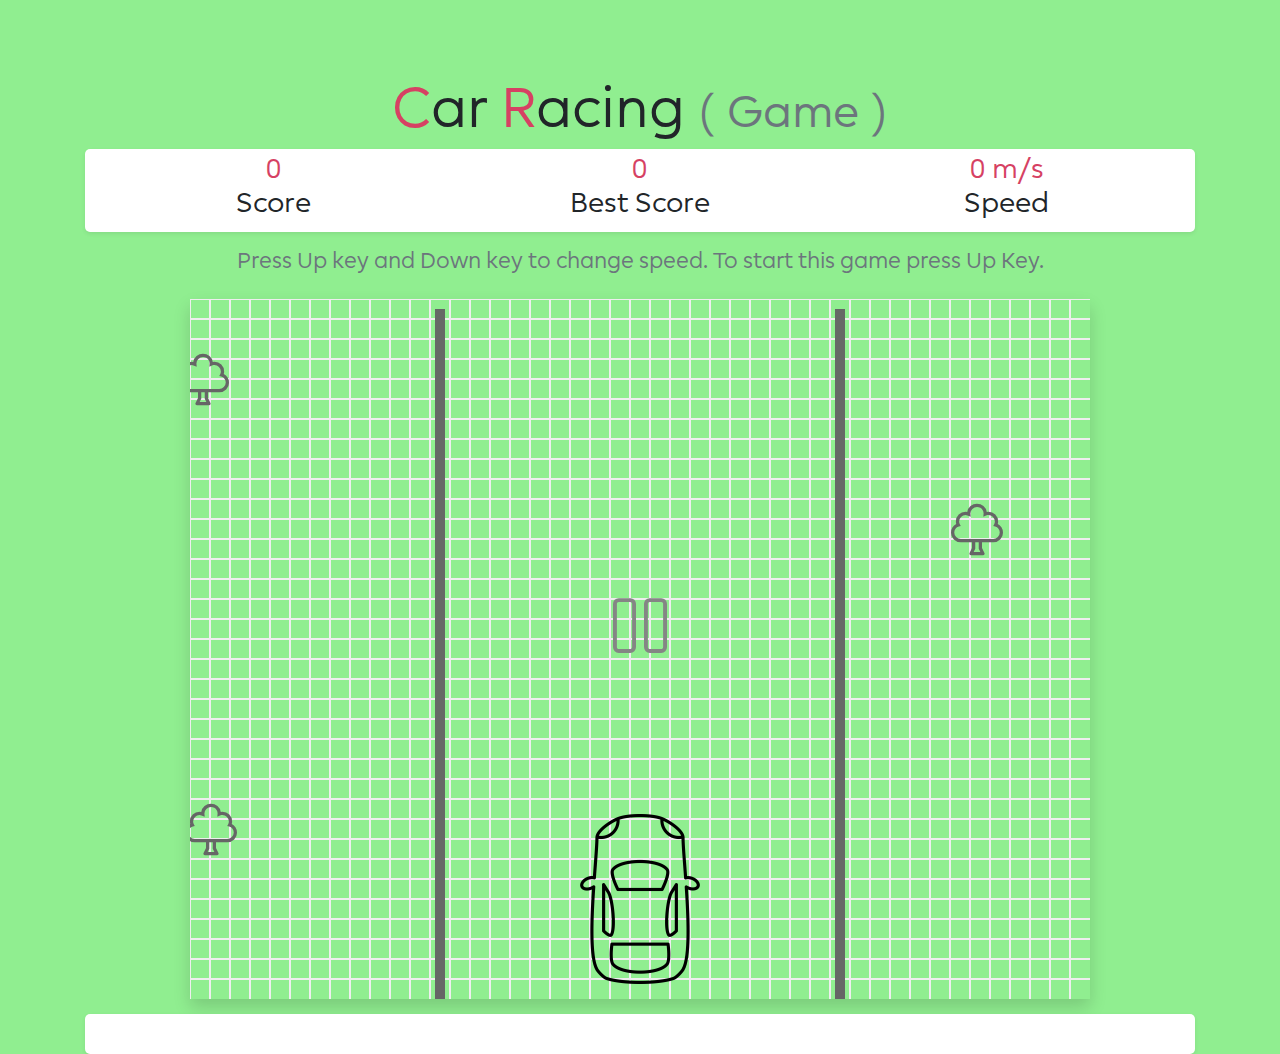
<file: all games/Car-Racing/index.html>
<!doctype html>
<html lang="en">

<head>
    <!-- Required meta tags -->
    <meta charset="utf-8">
    <meta name="viewport" content="width=device-width, initial-scale=1, shrink-to-fit=no">
    <title>Car Racing</title>
    <link rel="stylesheet" type="text/css" href="./assets/css/style.css">
    <link rel="stylesheet" href="./assets/css/all.min.css">
</head>

<body style="background-color:lightgreen;">
    <div class="container mb-4 mt-4">
        <center>
            <!-- Title -->
            <h1 style="font-size: 3.5rem;">
                <font class="text-primary">C</font>ar <font class="text-primary">R</font>acing <small
                    class="text-muted"> (
                    Game )</small>
            </h1>
              </center>
        <div class="card shadow-sm mx-auto mb-3">
            <div class="card-body row pb-1 pt-1">
                <div class="col-md-4 text-center">
                    <h3 id="score_ID" class="text-primary mb-0">0</h3>
                    <h3>Score</h3>
                </div>
                <div class="col-md-4 text-center">
                    <h3 id="maxScore_ID" class="text-primary mb-0">0</h3>
                    <h3>Best Score</h3>
                </div>
                <div class="col-md-4 text-center">
                    <h3 id="speed_ID" class="text-primary mb-0">0 m/s</h3>
                    <h3>Speed</h3>
                </div>
            </div>
        </div>
        <center>
            <h4 class="text-muted">Press Up key and Down key to change speed. To start this game press Up Key.</h4>
            <!-- Canvas with map image  -->
            <canvas class="shadow mt-3 mb-0" height="700" width="900" id="myCanvas"
                style="background: url('assets/images/back.png');"></canvas>
        </center>
        <div class="mt-2 card shadow-sm">
            <div class="card-body">
               
            </div>
        </div>
    </div>
    <!-- Include script.js file -->
    <script type="text/javascript" src="./assets/js/script.js"></script>
</body>

</html>
</file>
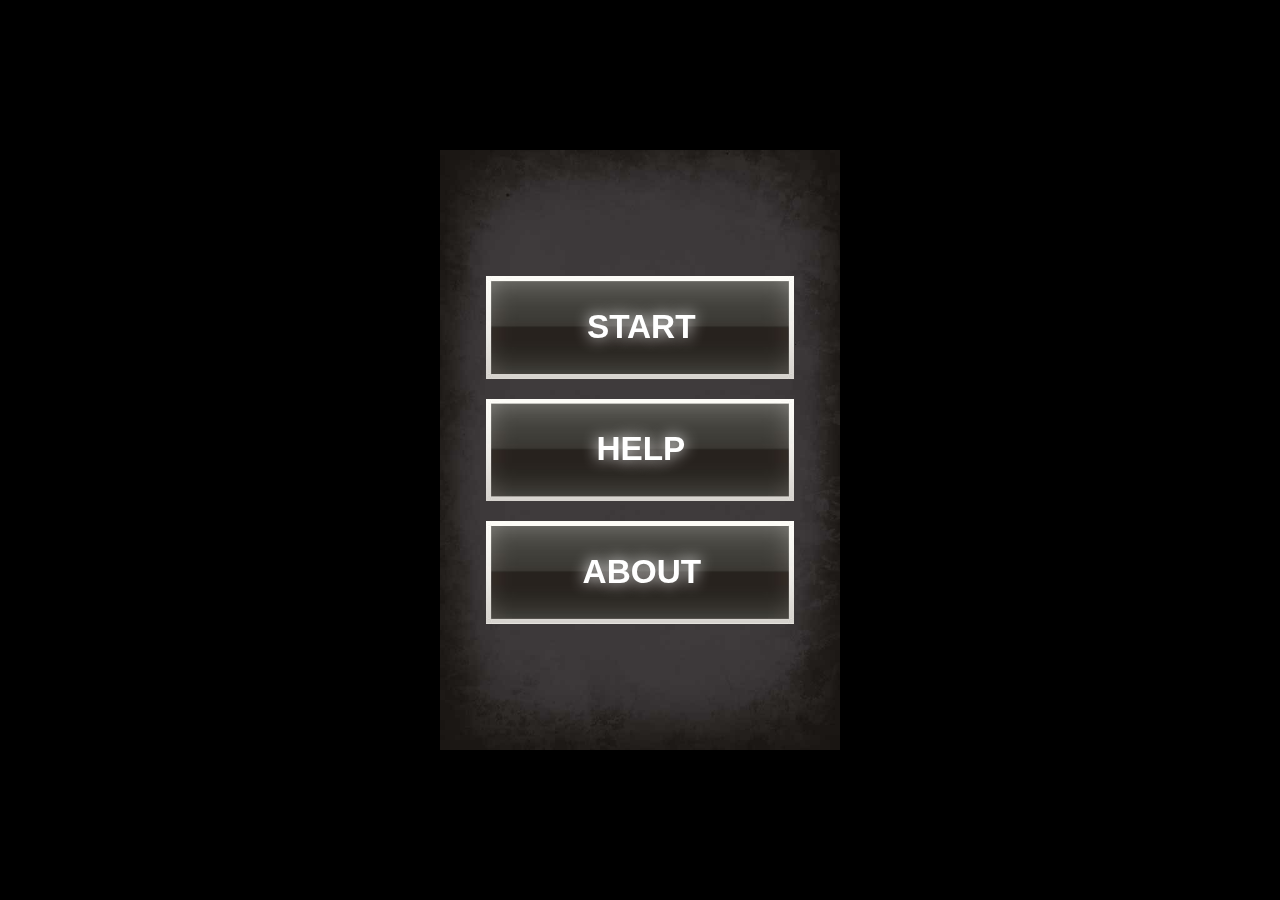
<file: all games/crazy-racing/index.html>
<!DOCTYPE html>
<html>
<head>
	<title>Crazy Racing</title>
	<meta charset="utf-8" />
	<meta name="viewport" content="width=device-width,initial-scale=1.0,minimum-scale=1.0,maximum-scale=1.0,user-scalable=no" />
	<script type="text/javascript" src="./lib/lufylegend-1.9.7.simple.min.js"></script>
	<script type="text/javascript" src="./js/ytMain.js"></script>
</head>
<body>
	<div id="mylegend">Loading……</div>
</body>
</html>
</file>
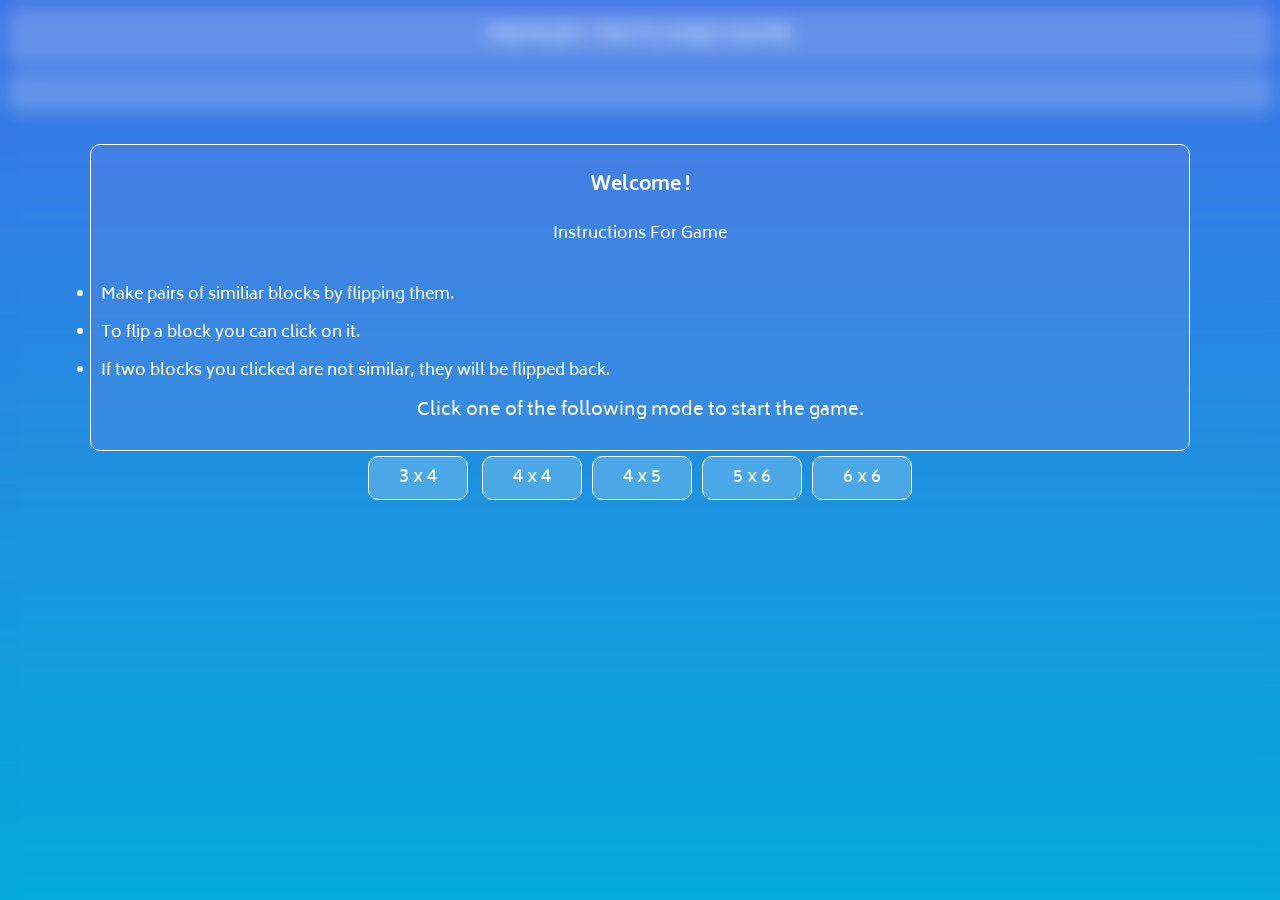
<file: all games/Memory-Matching/index.html>
<!DOCTYPE html>
<html lang="en">
<head>
    <meta charset="UTF-8">
    <meta http-equiv="X-UA-Compatible" content="IE=edge">
    <meta name="viewport" content="width=device-width, initial-scale=1.0">
    <title>Memory Matching Game</title>
    <link rel="shortcut icon" type="image/jpg" href="Images/fevicon.PNG"/>
    <link rel="stylesheet" href="gameStyle.css">
    <script src="https://code.jquery.com/jquery-3.2.1.min.js"> </script>
    <script src="gameScript.js"> </script>
</head>
<body>
    <div id="ol"> </div>
    <div style="height: 8px;"></div>
    <div id="title">
    <span id="logo">MEMORY MATCHING GAME</span>
    </div>

    <div id="title" style="height: 40px;">
        <span id="moves"></span>
        <span id="time"></span>
    </div>

    <center>
        <table cellspacing="0"></table>
    </center>
</body>
</html>
</file>
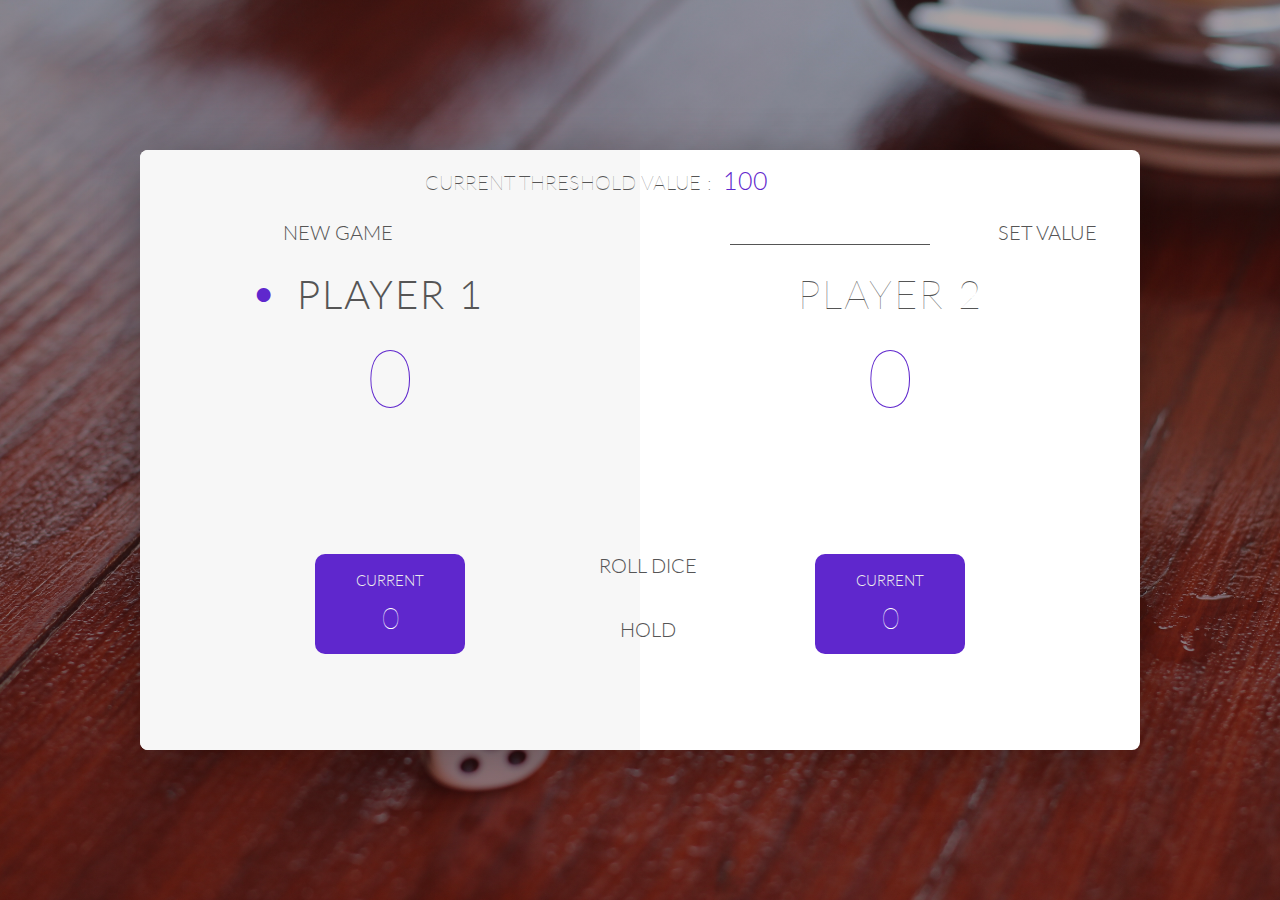
<file: all games/Pig-game/index.html>
<!DOCTYPE html>
<html lang="en">
    <head>
        <meta charset="UTF-8">
        <link href="https://fonts.googleapis.com/css?family=Lato:100,300,600" rel="stylesheet" type="text/css">
        <link href="http://code.ionicframework.com/ionicons/2.0.1/css/ionicons.min.css" rel="stylesheet" type="text/css">
        <link type="text/css" rel="stylesheet" href="style.css">
        
        <title>Pig Game</title>
    </head>
    
    <body>
        <div class="wrapper clearfix">
            <h1 class="thresh-display">Current Threshold Value :</h1>
            <span class="thresh-score">34</span>
            <div class="player-0-panel active">
                <div class="player-name" id="name-0">Player 1</div>
                <div class="player-score" id="score-0">43</div>
                <div class="player-current-box">
                    <div class="player-current-label">Current</div>
                    <div class="player-current-score" id="current-0">11</div>
                </div>
            </div>
            
            <div class="player-1-panel">
                <div class="player-name" id="name-1">Player 2</div>
                <div class="player-score" id="score-1">72</div>
                <div class="player-current-box">
                    <div class="player-current-label">Current</div>
                    <div class="player-current-score" id="current-1">0</div>
                </div>
            </div>
            
            <input onfocus="this.placeholder = ''" class="input-value" type="number" name="setMaxValue" onblur="this.placeholder='Enter threshold value'">
            <button class="btn-set-value"><i class="ion-ios-checkmark"></i>Set value</button>
            <button class="btn-new"><i class="ion-ios-plus-outline"></i>New game</button>
            <button class="btn-roll"><i class="ion-ios-loop"></i>Roll dice</button>
            <button class="btn-hold"><i class="ion-ios-download-outline"></i>Hold</button>
            
            <img src="die5.png" alt="Dice" class="dice die1">
            <img src="die5.png" alt="Dice" class="dice die2">
        </div>
        
        <script src="app.js"></script>
    </body>
</html>
</file>
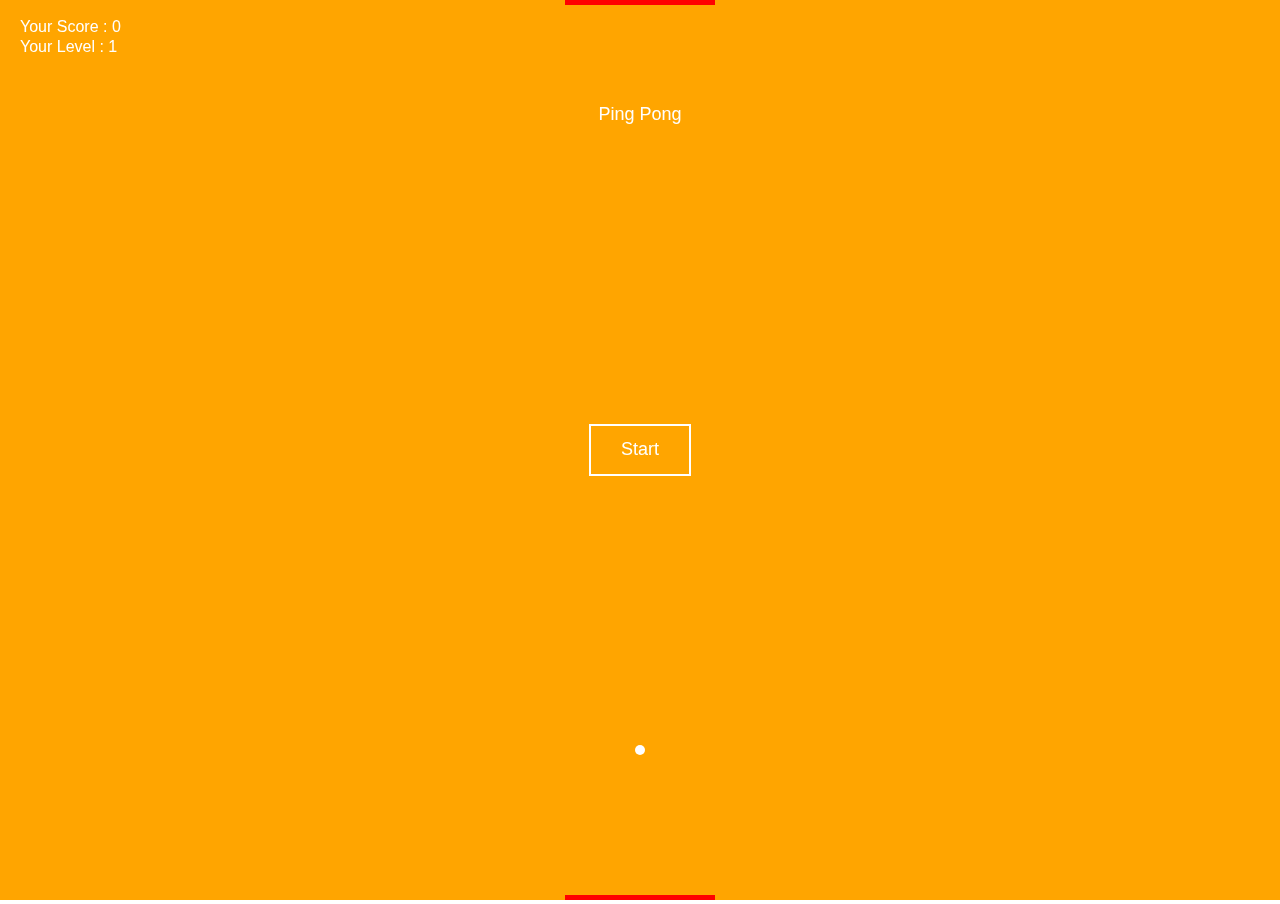
<file: all games/ping/index.html>
<!DOCTYPE html>
<html lang="en">

<head>
    <meta charset="UTF-8">
    <meta http-equiv="X-UA-Compatible" content="IE=edge">
    <meta name="viewport" content="width=device-width, initial-scale=1.0">
    <title> Ping Pong Game</title>
</head>
<style>
    body {
        padding: 0;
        margin: 0;
        overflow: hidden;
    }
</style>

<body>
    <canvas id="canvas">
	</canvas>
    <script defer src="js/javascript.js"></script>
</body>

</html>
</file>
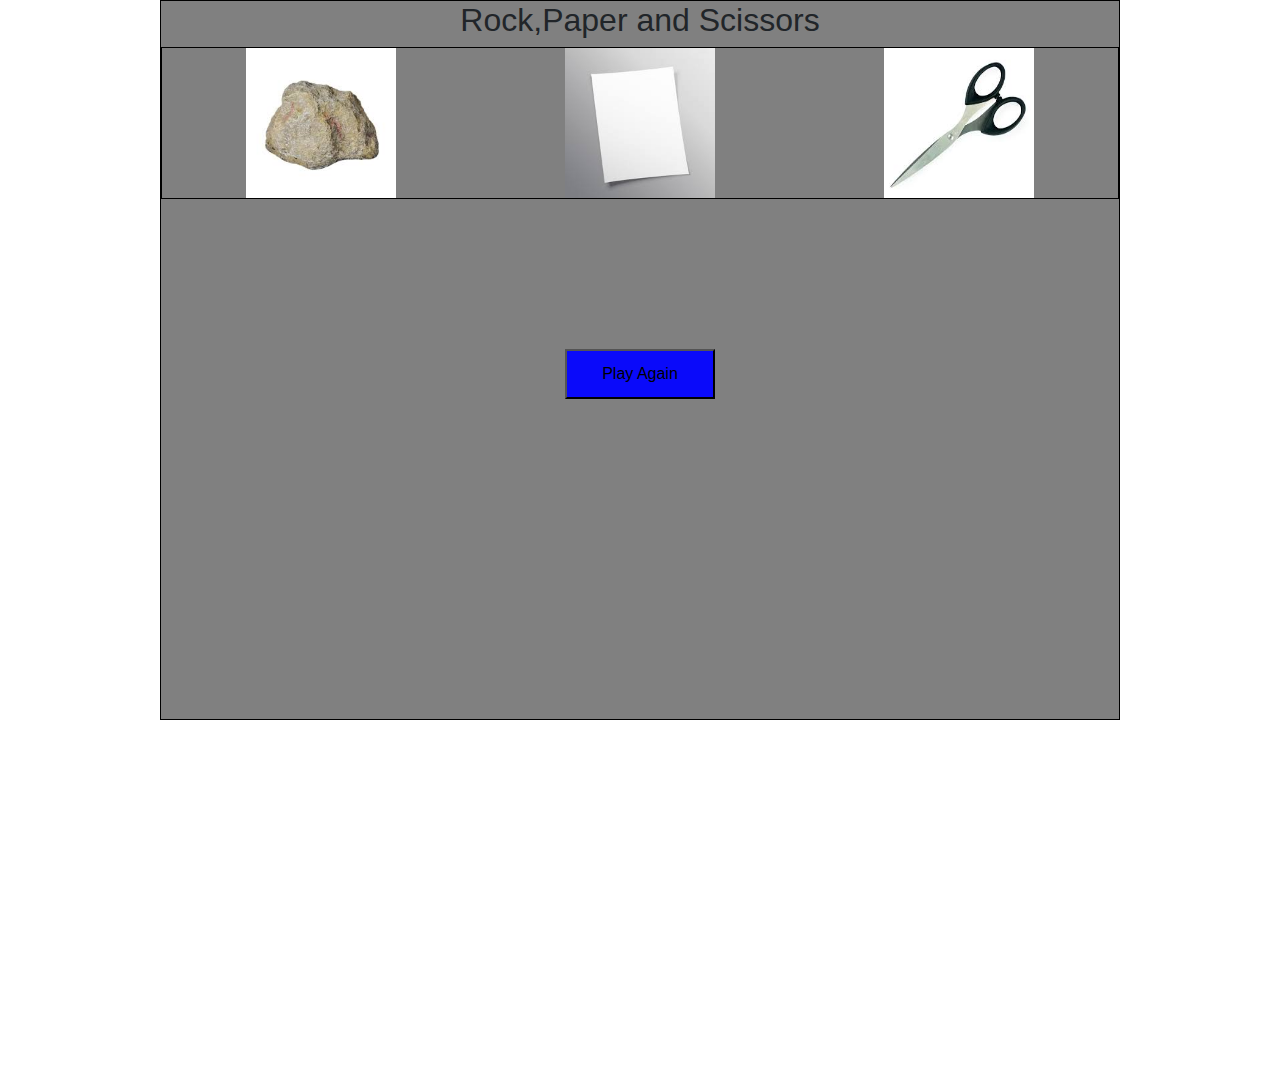
<file: all games/rps/index.html>
<html lang="en">
<head>
    <meta charset="UTF-8">
    <meta name="viewport" content="width=device-width, initial-scale=1.0">
    <link rel="stylesheet" href="css/bootstrap.min.css">
    <link rel="stylesheet" href="css/style.css">
    <title>Document</title>
</head>
<body>
    

    

    
    <div class="container-3">
        <h2>Rock,Paper and Scissors</h2>
        <div class="flexbox-rps" id="flexbox-rps-div">
            <img id="rock" src="images/rock.jpeg" width="150" height="150" alt="" onclick="rpsGame(this)">
            <img id="paper" src="images/paper.jpeg" width="150" height="150" alt="" onclick="rpsGame(this)">
            <img id="scissors" src="images/scissors.jpeg" width="150" height="150" alt="" onclick="rpsGame(this)">
        </div>

         <div style="height: 150px;"></div>
        <div>
            <a href="index.html"><button>Play Again</button></a>
        </div>
    </div>
    

        
        <div style="height: 350px;"></div>
    <script src="js/home.js"></script>
</body>
</html>
</file>
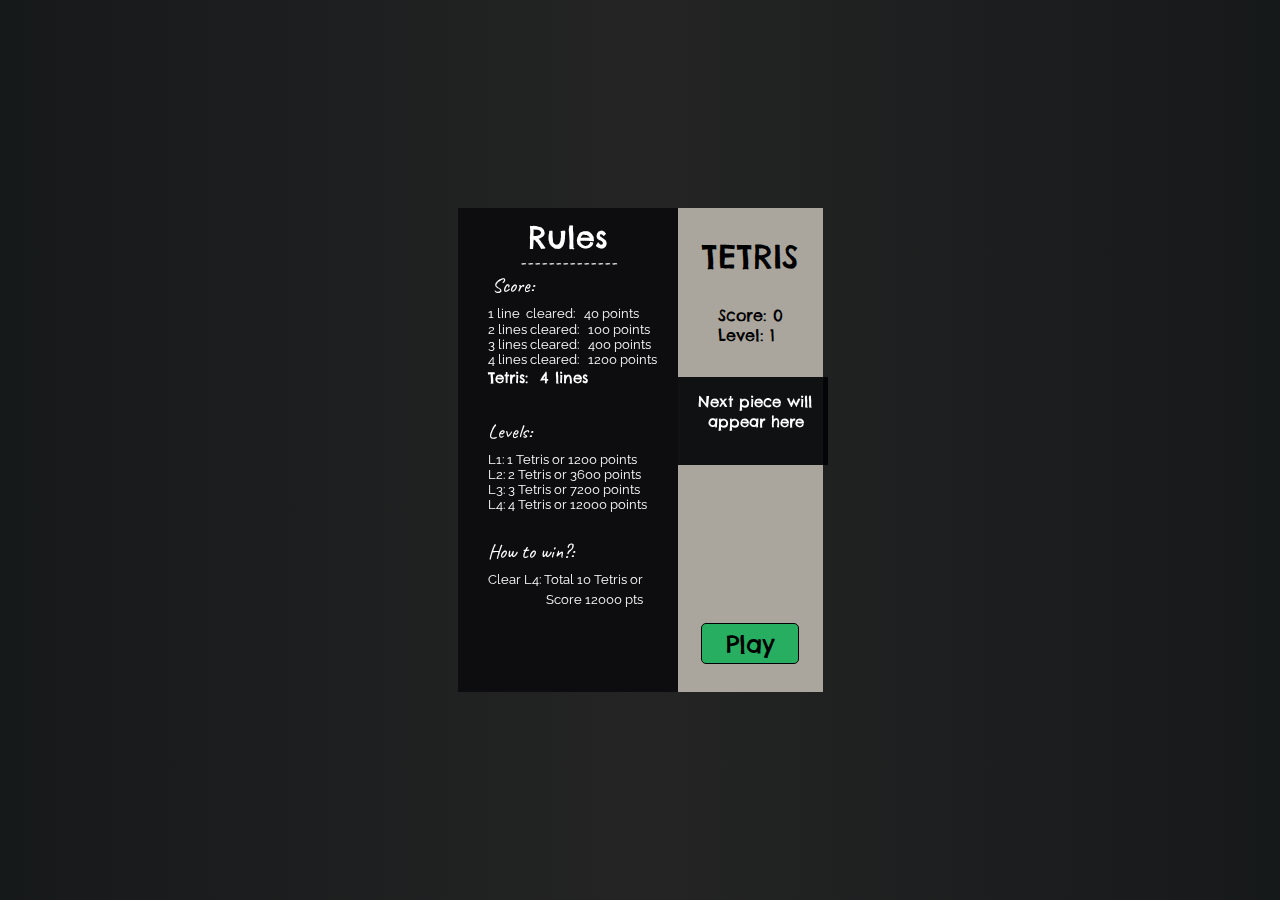
<file: all games/tetris/index.html>
<!DOCTYPE html>
<html lang="en">
<head>
    <meta charset="UTF-8">
    <meta name="viewport" content="width=device-width, initial-scale=1.0">
    <link href="https://fonts.googleapis.com/css2?family=Chelsea+Market&display=swap" rel="stylesheet">    
    <link href="https://fonts.googleapis.com/css2?family=Caveat&family=Raleway&display=swap" rel="stylesheet">    
    <link rel="stylesheet" href="fontawesome/all.css">
    <link rel="stylesheet" href="fontawesome/fontawesome.css">
    <link rel="stylesheet" href="style.css">
    <title>Steve's Tetris</title>
</head>
<body>
    <canvas id="myCanvas"></canvas>
    <div class="result-container">
        <div id="game-header"><p>TETRIS</p></div>
        <div id="score" class="score">
            <p>Score: <span id="score__text">0</span></p>
            <p>Level: <span id="level__text">1</span></p>
        </div>        
        <div id="next-block" class="next-block">
            <canvas id="nextCanvas"></canvas>
        </div>
        <div id="mobile__contorls" class="mobile__contorls">
            <div id="rotate"><div id="rotate__text"></div></div>
            <div id="leftRight">
                <div id="left__div">
                    <i class="fas fa-chevron-left fa-2x"></i>
            </div>
            <div id="right__div">
                <i class="fas fa-chevron-right fa-2x"></i>
            </div>
        </div>
            <div id="down">Down</i></div>
        </div>
        <div id="contorls" class="contorls"><span id="controls__play">Play</span></div>
    </div>


    <audio id="fourlines" src="audio/fourlines.wav"></audio>
    <audio id="oneline" src="audio/oneline.wav"></audio>
    <audio id="gameover" src="audio/gameover.wav"></audio>
    <span class="hidden hidethis">.</span>
    <span class="hidden2 hidethis">.</span>
    <script src="piece.js"></script>
    <script src="board.js"></script>
    <script src="script.js"></script>
</body>
</html>
</file>
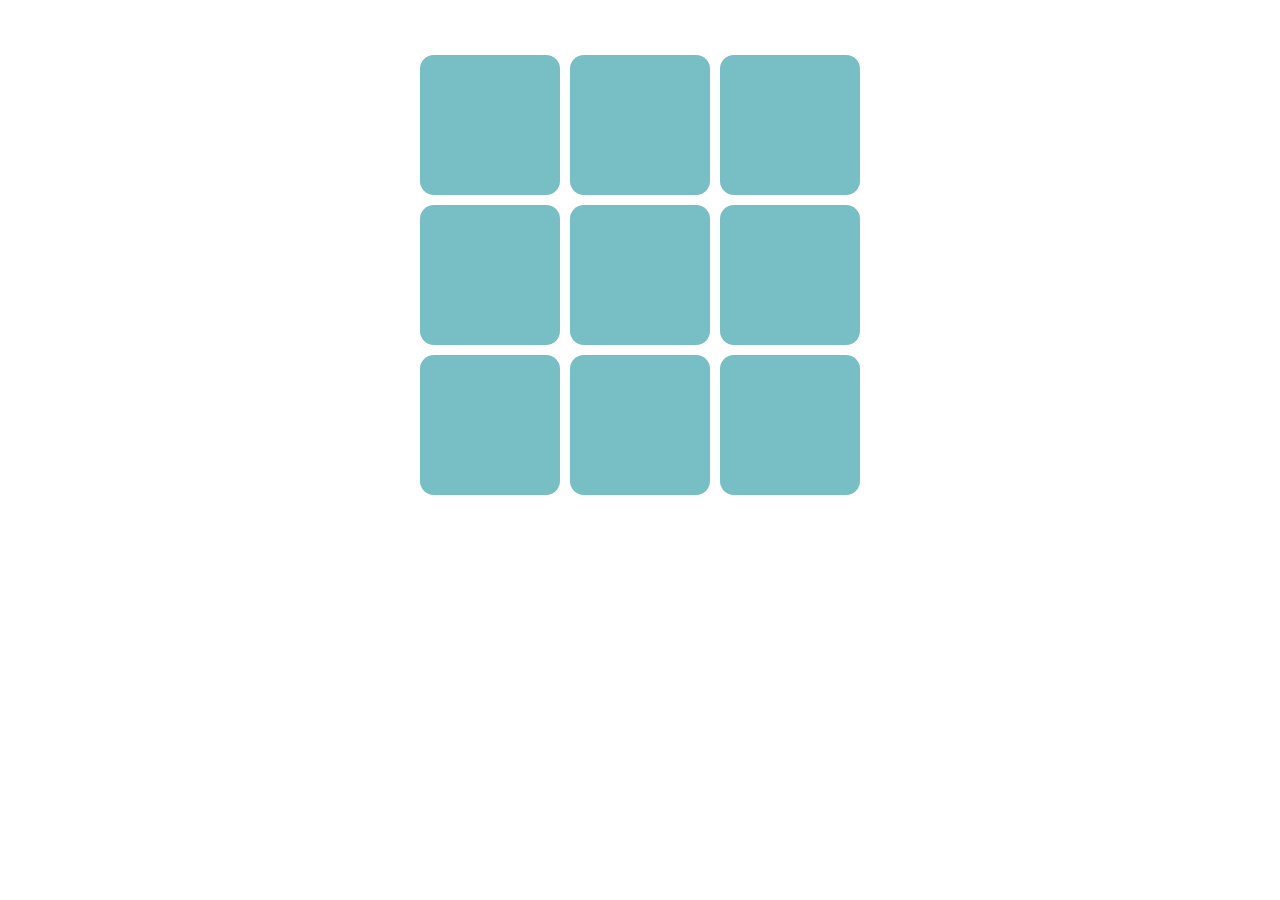
<file: all games/tic-tac-toe/index.html>
<!DOCTYPE html>
<html lang="en" >
<head>
  <meta charset="UTF-8">
   <title>Tic-tac-toe</title>
   <meta name="viewport" content="width=device-width, initial-scale=1.0, maximum-scale=1.0, user-scalable=no">
   <link rel='stylesheet' href='https://cdnjs.cloudflare.com/ajax/libs/font-awesome/4.1.0/css/font-awesome.min.css'>
   <link rel='stylesheet' href='https://fonts.googleapis.com/css?family=Open+Sans:400,300,700'>
   <link rel="stylesheet" href="style.css">

</head>
<body>
      <div class="tic-tac-toe">
        <input class="player-1 left first-column top first-row first-diagonal turn-1" id="block1-1-1" type="radio"/>
        <label class="turn-1" for="block1-1-1"></label>
        <input class="player-1 middle second-column top first-row turn-1" id="block1-1-2" type="radio"/>
        <label class="turn-1" for="block1-1-2"></label>
        <input class="player-1 right third-column top first-row second-diagonal turn-1" id="block1-1-3" type="radio"/>
        <label class="turn-1" for="block1-1-3"></label>
        <input class="player-1 left first-column center second-row turn-1" id="block1-2-1" type="radio"/>
        <label class="turn-1" for="block1-2-1"></label>
        <input class="player-1 middle second-column center second-row first-diagonal second-diagonal turn-1" id="block1-2-2" type="radio"/>
        <label class="turn-1" for="block1-2-2"></label>
        <input class="player-1 right third-column center second-row turn-1" id="block1-2-3" type="radio"/>
        <label class="turn-1" for="block1-2-3"></label>
        <input class="player-1 left first-column bottom third-row second-diagonal turn-1" id="block1-3-1" type="radio"/>
        <label class="turn-1" for="block1-3-1"></label>
        <input class="player-1 middle second-column bottom third-row turn-1" id="block1-3-2" type="radio"/>
        <label class="turn-1" for="block1-3-2"></label>
        <input class="player-1 right third-column bottom third-row first-diagonal turn-1" id="block1-3-3" type="radio"/>
        <label class="turn-1" for="block1-3-3"></label>
        <input class="player-2 left first-column top first-row first-diagonal turn-2" id="block2-1-1" type="radio"/>
        <label class="turn-2" for="block2-1-1"></label>
        <input class="player-2 middle second-column top first-row turn-2" id="block2-1-2" type="radio"/>
        <label class="turn-2" for="block2-1-2"></label>
        <input class="player-2 right third-column top first-row second-diagonal turn-2" id="block2-1-3" type="radio"/>
        <label class="turn-2" for="block2-1-3"></label>
        <input class="player-2 left first-column center second-row turn-2" id="block2-2-1" type="radio"/>
        <label class="turn-2" for="block2-2-1"></label>
        <input class="player-2 middle second-column center second-row first-diagonal second-diagonal turn-2" id="block2-2-2" type="radio"/>
        <label class="turn-2" for="block2-2-2"></label>
        <input class="player-2 right third-column center second-row turn-2" id="block2-2-3" type="radio"/>
        <label class="turn-2" for="block2-2-3"></label>
        <input class="player-2 left first-column bottom third-row second-diagonal turn-2" id="block2-3-1" type="radio"/>
        <label class="turn-2" for="block2-3-1"></label>
        <input class="player-2 middle second-column bottom third-row turn-2" id="block2-3-2" type="radio"/>
        <label class="turn-2" for="block2-3-2"></label>
        <input class="player-2 right third-column bottom third-row first-diagonal turn-2" id="block2-3-3" type="radio"/>
        <label class="turn-2" for="block2-3-3"></label>
        <input class="player-1 left first-column top first-row first-diagonal turn-3" id="block3-1-1" type="radio"/>
        <label class="turn-3" for="block3-1-1"></label>
        <input class="player-1 middle second-column top first-row turn-3" id="block3-1-2" type="radio"/>
        <label class="turn-3" for="block3-1-2"></label>
        <input class="player-1 right third-column top first-row second-diagonal turn-3" id="block3-1-3" type="radio"/>
        <label class="turn-3" for="block3-1-3"></label>
        <input class="player-1 left first-column center second-row turn-3" id="block3-2-1" type="radio"/>
        <label class="turn-3" for="block3-2-1"></label>
        <input class="player-1 middle second-column center second-row first-diagonal second-diagonal turn-3" id="block3-2-2" type="radio"/>
        <label class="turn-3" for="block3-2-2"></label>
        <input class="player-1 right third-column center second-row turn-3" id="block3-2-3" type="radio"/>
        <label class="turn-3" for="block3-2-3"></label>
        <input class="player-1 left first-column bottom third-row second-diagonal turn-3" id="block3-3-1" type="radio"/>
        <label class="turn-3" for="block3-3-1"></label>
        <input class="player-1 middle second-column bottom third-row turn-3" id="block3-3-2" type="radio"/>
        <label class="turn-3" for="block3-3-2"></label>
        <input class="player-1 right third-column bottom third-row first-diagonal turn-3" id="block3-3-3" type="radio"/>
        <label class="turn-3" for="block3-3-3"></label>
        <input class="player-2 left first-column top first-row first-diagonal turn-4" id="block4-1-1" type="radio"/>
        <label class="turn-4" for="block4-1-1"></label>
        <input class="player-2 middle second-column top first-row turn-4" id="block4-1-2" type="radio"/>
        <label class="turn-4" for="block4-1-2"></label>
        <input class="player-2 right third-column top first-row second-diagonal turn-4" id="block4-1-3" type="radio"/>
        <label class="turn-4" for="block4-1-3"></label>
        <input class="player-2 left first-column center second-row turn-4" id="block4-2-1" type="radio"/>
        <label class="turn-4" for="block4-2-1"></label>
        <input class="player-2 middle second-column center second-row first-diagonal second-diagonal turn-4" id="block4-2-2" type="radio"/>
        <label class="turn-4" for="block4-2-2"></label>
        <input class="player-2 right third-column center second-row turn-4" id="block4-2-3" type="radio"/>
        <label class="turn-4" for="block4-2-3"></label>
        <input class="player-2 left first-column bottom third-row second-diagonal turn-4" id="block4-3-1" type="radio"/>
        <label class="turn-4" for="block4-3-1"></label>
        <input class="player-2 middle second-column bottom third-row turn-4" id="block4-3-2" type="radio"/>
        <label class="turn-4" for="block4-3-2"></label>
        <input class="player-2 right third-column bottom third-row first-diagonal turn-4" id="block4-3-3" type="radio"/>
        <label class="turn-4" for="block4-3-3"></label>
        <input class="player-1 left first-column top first-row first-diagonal turn-5" id="block5-1-1" type="radio"/>
        <label class="turn-5" for="block5-1-1"></label>
        <input class="player-1 middle second-column top first-row turn-5" id="block5-1-2" type="radio"/>
        <label class="turn-5" for="block5-1-2"></label>
        <input class="player-1 right third-column top first-row second-diagonal turn-5" id="block5-1-3" type="radio"/>
        <label class="turn-5" for="block5-1-3"></label>
        <input class="player-1 left first-column center second-row turn-5" id="block5-2-1" type="radio"/>
        <label class="turn-5" for="block5-2-1"></label>
        <input class="player-1 middle second-column center second-row first-diagonal second-diagonal turn-5" id="block5-2-2" type="radio"/>
        <label class="turn-5" for="block5-2-2"></label>
        <input class="player-1 right third-column center second-row turn-5" id="block5-2-3" type="radio"/>
        <label class="turn-5" for="block5-2-3"></label>
        <input class="player-1 left first-column bottom third-row second-diagonal turn-5" id="block5-3-1" type="radio"/>
        <label class="turn-5" for="block5-3-1"></label>
        <input class="player-1 middle second-column bottom third-row turn-5" id="block5-3-2" type="radio"/>
        <label class="turn-5" for="block5-3-2"></label>
        <input class="player-1 right third-column bottom third-row first-diagonal turn-5" id="block5-3-3" type="radio"/>
        <label class="turn-5" for="block5-3-3"></label>
        <input class="player-2 left first-column top first-row first-diagonal turn-6" id="block6-1-1" type="radio"/>
        <label class="turn-6" for="block6-1-1"></label>
        <input class="player-2 middle second-column top first-row turn-6" id="block6-1-2" type="radio"/>
        <label class="turn-6" for="block6-1-2"></label>
        <input class="player-2 right third-column top first-row second-diagonal turn-6" id="block6-1-3" type="radio"/>
        <label class="turn-6" for="block6-1-3"></label>
        <input class="player-2 left first-column center second-row turn-6" id="block6-2-1" type="radio"/>
        <label class="turn-6" for="block6-2-1"></label>
        <input class="player-2 middle second-column center second-row first-diagonal second-diagonal turn-6" id="block6-2-2" type="radio"/>
        <label class="turn-6" for="block6-2-2"></label>
        <input class="player-2 right third-column center second-row turn-6" id="block6-2-3" type="radio"/>
        <label class="turn-6" for="block6-2-3"></label>
        <input class="player-2 left first-column bottom third-row second-diagonal turn-6" id="block6-3-1" type="radio"/>
        <label class="turn-6" for="block6-3-1"></label>
        <input class="player-2 middle second-column bottom third-row turn-6" id="block6-3-2" type="radio"/>
        <label class="turn-6" for="block6-3-2"></label>
        <input class="player-2 right third-column bottom third-row first-diagonal turn-6" id="block6-3-3" type="radio"/>
        <label class="turn-6" for="block6-3-3"></label>
        <input class="player-1 left first-column top first-row first-diagonal turn-7" id="block7-1-1" type="radio"/>
        <label class="turn-7" for="block7-1-1"></label>
        <input class="player-1 middle second-column top first-row turn-7" id="block7-1-2" type="radio"/>
        <label class="turn-7" for="block7-1-2"></label>
        <input class="player-1 right third-column top first-row second-diagonal turn-7" id="block7-1-3" type="radio"/>
        <label class="turn-7" for="block7-1-3"></label>
        <input class="player-1 left first-column center second-row turn-7" id="block7-2-1" type="radio"/>
        <label class="turn-7" for="block7-2-1"></label>
        <input class="player-1 middle second-column center second-row first-diagonal second-diagonal turn-7" id="block7-2-2" type="radio"/>
        <label class="turn-7" for="block7-2-2"></label>
        <input class="player-1 right third-column center second-row turn-7" id="block7-2-3" type="radio"/>
        <label class="turn-7" for="block7-2-3"></label>
        <input class="player-1 left first-column bottom third-row second-diagonal turn-7" id="block7-3-1" type="radio"/>
        <label class="turn-7" for="block7-3-1"></label>
        <input class="player-1 middle second-column bottom third-row turn-7" id="block7-3-2" type="radio"/>
        <label class="turn-7" for="block7-3-2"></label>
        <input class="player-1 right third-column bottom third-row first-diagonal turn-7" id="block7-3-3" type="radio"/>
        <label class="turn-7" for="block7-3-3"></label>
        <input class="player-2 left first-column top first-row first-diagonal turn-8" id="block8-1-1" type="radio"/>
        <label class="turn-8" for="block8-1-1"></label>
        <input class="player-2 middle second-column top first-row turn-8" id="block8-1-2" type="radio"/>
        <label class="turn-8" for="block8-1-2"></label>
        <input class="player-2 right third-column top first-row second-diagonal turn-8" id="block8-1-3" type="radio"/>
        <label class="turn-8" for="block8-1-3"></label>
        <input class="player-2 left first-column center second-row turn-8" id="block8-2-1" type="radio"/>
        <label class="turn-8" for="block8-2-1"></label>
        <input class="player-2 middle second-column center second-row first-diagonal second-diagonal turn-8" id="block8-2-2" type="radio"/>
        <label class="turn-8" for="block8-2-2"></label>
        <input class="player-2 right third-column center second-row turn-8" id="block8-2-3" type="radio"/>
        <label class="turn-8" for="block8-2-3"></label>
        <input class="player-2 left first-column bottom third-row second-diagonal turn-8" id="block8-3-1" type="radio"/>
        <label class="turn-8" for="block8-3-1"></label>
        <input class="player-2 middle second-column bottom third-row turn-8" id="block8-3-2" type="radio"/>
        <label class="turn-8" for="block8-3-2"></label>
        <input class="player-2 right third-column bottom third-row first-diagonal turn-8" id="block8-3-3" type="radio"/>
        <label class="turn-8" for="block8-3-3"></label>
        <input class="player-1 left first-column top first-row first-diagonal turn-9" id="block9-1-1" type="radio"/>
        <label class="turn-9" for="block9-1-1"></label>
        <input class="player-1 middle second-column top first-row turn-9" id="block9-1-2" type="radio"/>
        <label class="turn-9" for="block9-1-2"></label>
        <input class="player-1 right third-column top first-row second-diagonal turn-9" id="block9-1-3" type="radio"/>
        <label class="turn-9" for="block9-1-3"></label>
        <input class="player-1 left first-column center second-row turn-9" id="block9-2-1" type="radio"/>
        <label class="turn-9" for="block9-2-1"></label>
        <input class="player-1 middle second-column center second-row first-diagonal second-diagonal turn-9" id="block9-2-2" type="radio"/>
        <label class="turn-9" for="block9-2-2"></label>
        <input class="player-1 right third-column center second-row turn-9" id="block9-2-3" type="radio"/>
        <label class="turn-9" for="block9-2-3"></label>
        <input class="player-1 left first-column bottom third-row second-diagonal turn-9" id="block9-3-1" type="radio"/>
        <label class="turn-9" for="block9-3-1"></label>
        <input class="player-1 middle second-column bottom third-row turn-9" id="block9-3-2" type="radio"/>
        <label class="turn-9" for="block9-3-2"></label>
        <input class="player-1 right third-column bottom third-row first-diagonal turn-9" id="block9-3-3" type="radio"/>
        <label class="turn-9" for="block9-3-3"></label>
        <div class="end">
        <h3></h3><a href="">Restart</a>
        </div>
      </div>

</body>
</html>
</file>
<file: all games/Car-Racing/assets/css/style.css>
:root {
  --blue: #4874E2;
  --indigo: #6610f2;
  --purple: #6f42c1;
  --pink: #e83e8c;
  --red: #FF8585;
  --orange: #fd7e14;
  --yellow: #ffc107;
  --green: #28a745;
  --teal: #20c997;
  --cyan: #17a2b8;
  --white: #fff;
  --gray: #6c757d;
  --gray-dark: #343a40;
  --primary: #4874E2;
  --primary-dark: #4168cb;
  --primary-light: #edf1fc;
  --secondary: #6c757d;
  --success: #28a745;
  --info: #17a2b8;
  --warning: #ffc107;
  --danger: #FF8585;
  --light: #f8f9fa;
  --dark: #343a40;
  --breakpoint-xs: 0;
  --breakpoint-sm: 576px;
  --breakpoint-md: 768px;
  --breakpoint-lg: 992px;
  --breakpoint-xl: 1200px;
  --font-family-sans-serif: -apple-system, BlinkMacSystemFont, "Segoe UI", Roboto, "Helvetica Neue", Arial, "Noto Sans", sans-serif, "Apple Color Emoji", "Segoe UI Emoji", "Segoe UI Symbol", "Noto Color Emoji";
  --font-family-monospace: SFMono-Regular, Menlo, Monaco, Consolas, "Liberation Mono", "Courier New", monospace;
}

*,
*::before,
*::after {
  box-sizing: border-box;
}

html {
  font-family: sans-serif;
  line-height: 1.15;
  height: 100%;
  -webkit-text-size-adjust: 100%;
  -webkit-tap-highlight-color: rgba(0, 0, 0, 0);
}

article, aside, figcaption, figure, footer, header, hgroup, main, nav, section {
  display: block;
}

body {
  margin: 0;
  font-size: 1rem;
  font-weight: 400;
  line-height: 1.5;
  color: #212529;
  height: 100%;
  text-align: left;
  background-color: #fff;
  font-family: 'lsSans-Regular', sans-serif;
  background-color: #fff;
  padding-top: 50px;
  overflow-y: scroll;
}

[tabindex="-1"]:focus {
  outline: 0 !important;
}

hr {
  box-sizing: content-box;
  height: 0;
  overflow: visible;
}

h1, h2, h3, h4, h5, h6 {
  margin-top: 0;
  margin-bottom: 0.5rem;
}

p {
  margin-top: 0;
  margin-bottom: 1rem;
}

abbr[title],
abbr[data-original-title] {
  text-decoration: underline;
  -webkit-text-decoration: underline dotted;
  text-decoration: underline dotted;
  cursor: help;
  border-bottom: 0;
  -webkit-text-decoration-skip-ink: none;
  text-decoration-skip-ink: none;
}

address {
  margin-bottom: 1rem;
  font-style: normal;
  line-height: inherit;
}

ol,
ul,
dl {
  margin-top: 0;
  margin-bottom: 1rem;
}

ol ol,
ul ul,
ol ul,
ul ol {
  margin-bottom: 0;
}

dt {
  font-weight: 700;
}

dd {
  margin-bottom: .5rem;
  margin-left: 0;
}

blockquote {
  margin: 0 0 1rem;
}

b,
strong {
  font-weight: bolder;
}

small {
  font-size: 80%;
}

sub,
sup {
  position: relative;
  font-size: 75%;
  line-height: 0;
  vertical-align: baseline;
}

sub {
  bottom: -.25em;
}

sup {
  top: -.5em;
}

a {
  color: var(--primary);
  text-decoration: underline;
  background-color: transparent;
  cursor: pointer;
}

a:hover {
  color: var(--primary-dark);
  text-decoration: underline;
}

a:not([href]):not([tabindex]) {
  color: var(--primary);
  text-decoration: underline;
}

a:not([href]):not([tabindex]):hover, a:not([href]):not([tabindex]):focus {
  color: var(--primary-dark);
  text-decoration: underline;
}

a:not([href]):not([tabindex]):focus {
  outline: 0;
}

pre,
code,
kbd,
samp {
  font-family: SFMono-Regular, Menlo, Monaco, Consolas, "Liberation Mono", "Courier New", monospace;
  font-size: 1em;
}

pre {
  margin-top: 0;
  margin-bottom: 1rem;
  overflow: auto;
}

figure {
  margin: 0 0 1rem;
}

img {
  /* vertical-align: middle; */
  border-style: none;
}

svg {
  overflow: hidden;
  vertical-align: middle;
}

table {
  border-collapse: collapse;
}

caption {
  padding-top: 0.75rem;
  padding-bottom: 0.75rem;
  color: #6c757d;
  text-align: left;
  caption-side: bottom;
}

th {
  text-align: inherit;
}

label {
  display: inline-block;
  margin-bottom: 0.5rem;
}

button {
  border-radius: 0;
}

button:focus {
  outline: 1px dotted;
  outline: 5px auto -webkit-focus-ring-color;
}

input,
button,
select,
optgroup,
textarea {
  margin: 0;
  font-family: inherit;
  font-size: inherit;
  line-height: inherit;
}

button,
input {
  overflow: visible;
}

button,
select {
  text-transform: none;
}

select {
  word-wrap: normal;
}

button,
[type="button"],
[type="reset"],
[type="submit"] {
  -webkit-appearance: button;
}

button:not(:disabled),
[type="button"]:not(:disabled),
[type="reset"]:not(:disabled),
[type="submit"]:not(:disabled) {
  cursor: pointer;
}

button::-moz-focus-inner,
[type="button"]::-moz-focus-inner,
[type="reset"]::-moz-focus-inner,
[type="submit"]::-moz-focus-inner {
  padding: 0;
  border-style: none;
}

input[type="radio"],
input[type="checkbox"] {
  box-sizing: border-box;
  padding: 0;
}

input[type="date"],
input[type="time"],
input[type="datetime-local"],
input[type="month"] {
  -webkit-appearance: listbox;
}

textarea {
  overflow: auto;
  resize: vertical;
}

fieldset {
  min-width: 0;
  padding: 0;
  margin: 0;
  border: 0;
}

legend {
  display: block;
  width: 100%;
  max-width: 100%;
  padding: 0;
  margin-bottom: .5rem;
  font-size: 1.5rem;
  line-height: inherit;
  color: inherit;
  white-space: normal;
}

progress {
  vertical-align: baseline;
}

[type="number"]::-webkit-inner-spin-button,
[type="number"]::-webkit-outer-spin-button {
  height: auto;
}

[type="search"] {
  outline-offset: -2px;
  -webkit-appearance: none;
}

[type="search"]::-webkit-search-decoration {
  -webkit-appearance: none;
}

::-webkit-file-upload-button {
  font: inherit;
  -webkit-appearance: button;
}

output {
  display: inline-block;
}

summary {
  display: list-item;
  cursor: pointer;
}

template {
  display: none;
}

[hidden] {
  display: none !important;
}

.heading-bold {
  font-weight: 500;
  line-height: 1.2;
  font-size: 1.3rem !important;
  font-family: "lsSans-Bold";
}

h1, h2, h3, h4, h5, h6,
.h1, .h2, .h3, .h4, .h5, .h6 {
  margin-bottom: 0.5rem;
  font-weight: 500;
  line-height: 1.2;
}

h1, .h1 {
  font-size: 2.5rem;
}

h2, .h2 {
  font-size: 2rem;
}

h3, .h3 {
  font-size: 1.75rem;
}

h4, .h4 {
  font-size: 1.4rem;
}

h5, .h5 {
  font-size: 1.1rem;
}

h6, .h6 {
  font-size: 1rem;
}

.lead {
  font-size: 1.25rem;
  font-weight: 300;
}

.display-1 {
  font-size: 6rem;
  font-weight: 300;
  line-height: 1.2;
}

.display-2 {
  font-size: 5.5rem;
  font-weight: 300;
  line-height: 1.2;
}

.display-3 {
  font-size: 4.5rem;
  font-weight: 300;
  line-height: 1.2;
}

.display-4 {
  font-size: 3.5rem;
  font-weight: 300;
  line-height: 1.2;
}

hr {
  margin-top: 1rem;
  margin-bottom: 1rem;
  border: 0;
  border-top: 1px solid rgba(0, 0, 0, 0.1);
}

small,
.small {
  font-size: 80%;
  font-weight: 400;
}

mark,
.mark {
  padding: 0.2em;
  background-color: #fcf8e3;
}

.list-unstyled {
  padding-left: 0;
  list-style: none;
}

.list-inline {
  padding-left: 0;
  list-style: none;
}

.list-inline-item {
  display: inline-block;
}

.list-inline-item:not(:last-child) {
  margin-right: 0.5rem;
}

.initialism {
  font-size: 90%;
  text-transform: uppercase;
}

.blockquote {
  margin-bottom: 1rem;
  font-size: 1.25rem;
}

.blockquote-footer {
  display: block;
  font-size: 80%;
  color: #6c757d;
}

.blockquote-footer::before {
  content: "\2014\00A0";
}

.img-fluid {
  max-width: 100%;
  height: auto;
}

.img-thumbnail {
  padding: 0.25rem;
  background-color: #fff;
  border: 1px solid #dee2e6;
  border-radius: 0.25rem;
  max-width: 100%;
  height: auto;
}

.figure {
  display: inline-block;
}

.figure-img {
  margin-bottom: 0.5rem;
  line-height: 1;
}

.figure-caption {
  font-size: 90%;
  color: #6c757d;
}

code {
  font-size: 87.5%;
  color: #e83e8c;
  word-break: break-word;
}

a > code {
  color: inherit;
}

kbd {
  padding: 0.2rem 0.4rem;
  font-size: 87.5%;
  color: #fff;
  background-color: #212529;
  border-radius: 0.2rem;
}

kbd kbd {
  padding: 0;
  font-size: 100%;
  font-weight: 700;
}

pre {
  display: block;
  font-size: 87.5%;
  color: #212529;
}

pre code {
  font-size: inherit;
  color: inherit;
  word-break: normal;
}

.pre-scrollable {
  max-height: 340px;
  overflow-y: scroll;
}

.container {
  width: 100%;
  padding-right: 15px;
  padding-left: 15px;
  margin-right: auto;
  margin-left: auto;
}

@media (min-width: 576px) {
  .container {
    max-width: 540px;
  }
}

@media (min-width: 768px) {
  .container {
    max-width: 720px;
  }
}

@media (min-width: 992px) {
  .container {
    max-width: 960px;
  }
}

@media (min-width: 1200px) {
  .container {
    max-width: 1140px;
  }
}

.container-fluid {
  width: 100%;
  padding-right: 15px;
  padding-left: 15px;
  margin-right: auto;
  margin-left: auto;
}

.row {
  display: -ms-flexbox;
  display: flex;
  -ms-flex-wrap: wrap;
  flex-wrap: wrap;
  margin-right: -15px;
  margin-left: -15px;
}

.no-gutters {
  margin-right: 0;
  margin-left: 0;
}

.no-gutters > .col,
.no-gutters > [class*="col-"] {
  padding-right: 0;
  padding-left: 0;
}

.col-1, .col-2, .col-3, .col-4, .col-5, .col-6, .col-7, .col-8, .col-9, .col-10, .col-11, .col-12, .col,
.col-auto, .col-sm-1, .col-sm-2, .col-sm-3, .col-sm-4, .col-sm-5, .col-sm-6, .col-sm-7, .col-sm-8, .col-sm-9, .col-sm-10, .col-sm-11, .col-sm-12, .col-sm,
.col-sm-auto, .col-md-1, .col-md-2, .col-md-3, .col-md-4, .col-md-5, .col-md-6, .col-md-7, .col-md-8, .col-md-9, .col-md-10, .col-md-11, .col-md-12, .col-md,
.col-md-auto, .col-lg-1, .col-lg-2, .col-lg-3, .col-lg-4, .col-lg-5, .col-lg-6, .col-lg-7, .col-lg-8, .col-lg-9, .col-lg-10, .col-lg-11, .col-lg-12, .col-lg,
.col-lg-auto, .col-xl-1, .col-xl-2, .col-xl-3, .col-xl-4, .col-xl-5, .col-xl-6, .col-xl-7, .col-xl-8, .col-xl-9, .col-xl-10, .col-xl-11, .col-xl-12, .col-xl,
.col-xl-auto {
  position: relative;
  width: 100%;
  padding-right: 15px;
  padding-left: 15px;
}

.col {
  -ms-flex-preferred-size: 0;
  flex-basis: 0;
  -ms-flex-positive: 1;
  flex-grow: 1;
  max-width: 100%;
}

.col-auto {
  -ms-flex: 0 0 auto;
  flex: 0 0 auto;
  width: auto;
  max-width: 100%;
}

.col-1 {
  -ms-flex: 0 0 8.333333%;
  flex: 0 0 8.333333%;
  max-width: 8.333333%;
}

.col-2 {
  -ms-flex: 0 0 16.666667%;
  flex: 0 0 16.666667%;
  max-width: 16.666667%;
}

.col-3 {
  -ms-flex: 0 0 25%;
  flex: 0 0 25%;
  max-width: 25%;
}

.col-4 {
  -ms-flex: 0 0 33.333333%;
  flex: 0 0 33.333333%;
  max-width: 33.333333%;
}

.col-5 {
  -ms-flex: 0 0 41.666667%;
  flex: 0 0 41.666667%;
  max-width: 41.666667%;
}

.col-6 {
  -ms-flex: 0 0 50%;
  flex: 0 0 50%;
  max-width: 50%;
}

.col-7 {
  -ms-flex: 0 0 58.333333%;
  flex: 0 0 58.333333%;
  max-width: 58.333333%;
}

.col-8 {
  -ms-flex: 0 0 66.666667%;
  flex: 0 0 66.666667%;
  max-width: 66.666667%;
}

.col-9 {
  -ms-flex: 0 0 75%;
  flex: 0 0 75%;
  max-width: 75%;
}

.col-10 {
  -ms-flex: 0 0 83.333333%;
  flex: 0 0 83.333333%;
  max-width: 83.333333%;
}

.col-11 {
  -ms-flex: 0 0 91.666667%;
  flex: 0 0 91.666667%;
  max-width: 91.666667%;
}

.col-12 {
  -ms-flex: 0 0 100%;
  flex: 0 0 100%;
  max-width: 100%;
}

.order-first {
  -ms-flex-order: -1;
  order: -1;
}

.order-last {
  -ms-flex-order: 13;
  order: 13;
}

.order-0 {
  -ms-flex-order: 0;
  order: 0;
}

.order-1 {
  -ms-flex-order: 1;
  order: 1;
}

.order-2 {
  -ms-flex-order: 2;
  order: 2;
}

.order-3 {
  -ms-flex-order: 3;
  order: 3;
}

.order-4 {
  -ms-flex-order: 4;
  order: 4;
}

.order-5 {
  -ms-flex-order: 5;
  order: 5;
}

.order-6 {
  -ms-flex-order: 6;
  order: 6;
}

.order-7 {
  -ms-flex-order: 7;
  order: 7;
}

.order-8 {
  -ms-flex-order: 8;
  order: 8;
}

.order-9 {
  -ms-flex-order: 9;
  order: 9;
}

.order-10 {
  -ms-flex-order: 10;
  order: 10;
}

.order-11 {
  -ms-flex-order: 11;
  order: 11;
}

.order-12 {
  -ms-flex-order: 12;
  order: 12;
}

.offset-1 {
  margin-left: 8.333333%;
}

.offset-2 {
  margin-left: 16.666667%;
}

.offset-3 {
  margin-left: 25%;
}

.offset-4 {
  margin-left: 33.333333%;
}

.offset-5 {
  margin-left: 41.666667%;
}

.offset-6 {
  margin-left: 50%;
}

.offset-7 {
  margin-left: 58.333333%;
}

.offset-8 {
  margin-left: 66.666667%;
}

.offset-9 {
  margin-left: 75%;
}

.offset-10 {
  margin-left: 83.333333%;
}

.offset-11 {
  margin-left: 91.666667%;
}

@media (min-width: 576px) {
  .col-sm {
    -ms-flex-preferred-size: 0;
    flex-basis: 0;
    -ms-flex-positive: 1;
    flex-grow: 1;
    max-width: 100%;
  }
  .col-sm-auto {
    -ms-flex: 0 0 auto;
    flex: 0 0 auto;
    width: auto;
    max-width: 100%;
  }
  .col-sm-1 {
    -ms-flex: 0 0 8.333333%;
    flex: 0 0 8.333333%;
    max-width: 8.333333%;
  }
  .col-sm-2 {
    -ms-flex: 0 0 16.666667%;
    flex: 0 0 16.666667%;
    max-width: 16.666667%;
  }
  .col-sm-3 {
    -ms-flex: 0 0 25%;
    flex: 0 0 25%;
    max-width: 25%;
  }
  .col-sm-4 {
    -ms-flex: 0 0 33.333333%;
    flex: 0 0 33.333333%;
    max-width: 33.333333%;
  }
  .col-sm-5 {
    -ms-flex: 0 0 41.666667%;
    flex: 0 0 41.666667%;
    max-width: 41.666667%;
  }
  .col-sm-6 {
    -ms-flex: 0 0 50%;
    flex: 0 0 50%;
    max-width: 50%;
  }
  .col-sm-7 {
    -ms-flex: 0 0 58.333333%;
    flex: 0 0 58.333333%;
    max-width: 58.333333%;
  }
  .col-sm-8 {
    -ms-flex: 0 0 66.666667%;
    flex: 0 0 66.666667%;
    max-width: 66.666667%;
  }
  .col-sm-9 {
    -ms-flex: 0 0 75%;
    flex: 0 0 75%;
    max-width: 75%;
  }
  .col-sm-10 {
    -ms-flex: 0 0 83.333333%;
    flex: 0 0 83.333333%;
    max-width: 83.333333%;
  }
  .col-sm-11 {
    -ms-flex: 0 0 91.666667%;
    flex: 0 0 91.666667%;
    max-width: 91.666667%;
  }
  .col-sm-12 {
    -ms-flex: 0 0 100%;
    flex: 0 0 100%;
    max-width: 100%;
  }
  .order-sm-first {
    -ms-flex-order: -1;
    order: -1;
  }
  .order-sm-last {
    -ms-flex-order: 13;
    order: 13;
  }
  .order-sm-0 {
    -ms-flex-order: 0;
    order: 0;
  }
  .order-sm-1 {
    -ms-flex-order: 1;
    order: 1;
  }
  .order-sm-2 {
    -ms-flex-order: 2;
    order: 2;
  }
  .order-sm-3 {
    -ms-flex-order: 3;
    order: 3;
  }
  .order-sm-4 {
    -ms-flex-order: 4;
    order: 4;
  }
  .order-sm-5 {
    -ms-flex-order: 5;
    order: 5;
  }
  .order-sm-6 {
    -ms-flex-order: 6;
    order: 6;
  }
  .order-sm-7 {
    -ms-flex-order: 7;
    order: 7;
  }
  .order-sm-8 {
    -ms-flex-order: 8;
    order: 8;
  }
  .order-sm-9 {
    -ms-flex-order: 9;
    order: 9;
  }
  .order-sm-10 {
    -ms-flex-order: 10;
    order: 10;
  }
  .order-sm-11 {
    -ms-flex-order: 11;
    order: 11;
  }
  .order-sm-12 {
    -ms-flex-order: 12;
    order: 12;
  }
  .offset-sm-0 {
    margin-left: 0;
  }
  .offset-sm-1 {
    margin-left: 8.333333%;
  }
  .offset-sm-2 {
    margin-left: 16.666667%;
  }
  .offset-sm-3 {
    margin-left: 25%;
  }
  .offset-sm-4 {
    margin-left: 33.333333%;
  }
  .offset-sm-5 {
    margin-left: 41.666667%;
  }
  .offset-sm-6 {
    margin-left: 50%;
  }
  .offset-sm-7 {
    margin-left: 58.333333%;
  }
  .offset-sm-8 {
    margin-left: 66.666667%;
  }
  .offset-sm-9 {
    margin-left: 75%;
  }
  .offset-sm-10 {
    margin-left: 83.333333%;
  }
  .offset-sm-11 {
    margin-left: 91.666667%;
  }
}

@media (min-width: 768px) {
  .col-md {
    -ms-flex-preferred-size: 0;
    flex-basis: 0;
    -ms-flex-positive: 1;
    flex-grow: 1;
    max-width: 100%;
  }
  .col-md-auto {
    -ms-flex: 0 0 auto;
    flex: 0 0 auto;
    width: auto;
    max-width: 100%;
  }
  .col-md-1 {
    -ms-flex: 0 0 8.333333%;
    flex: 0 0 8.333333%;
    max-width: 8.333333%;
  }
  .col-md-2 {
    -ms-flex: 0 0 16.666667%;
    flex: 0 0 16.666667%;
    max-width: 16.666667%;
  }
  .col-md-3 {
    -ms-flex: 0 0 25%;
    flex: 0 0 25%;
    max-width: 25%;
  }
  .col-md-4 {
    -ms-flex: 0 0 33.333333%;
    flex: 0 0 33.333333%;
    max-width: 33.333333%;
  }
  .col-md-5 {
    -ms-flex: 0 0 41.666667%;
    flex: 0 0 41.666667%;
    max-width: 41.666667%;
  }
  .col-md-6 {
    -ms-flex: 0 0 50%;
    flex: 0 0 50%;
    max-width: 50%;
  }
  .col-md-7 {
    -ms-flex: 0 0 58.333333%;
    flex: 0 0 58.333333%;
    max-width: 58.333333%;
  }
  .col-md-8 {
    -ms-flex: 0 0 66.666667%;
    flex: 0 0 66.666667%;
    max-width: 66.666667%;
  }
  .col-md-9 {
    -ms-flex: 0 0 75%;
    flex: 0 0 75%;
    max-width: 75%;
  }
  .col-md-10 {
    -ms-flex: 0 0 83.333333%;
    flex: 0 0 83.333333%;
    max-width: 83.333333%;
  }
  .col-md-11 {
    -ms-flex: 0 0 91.666667%;
    flex: 0 0 91.666667%;
    max-width: 91.666667%;
  }
  .col-md-12 {
    -ms-flex: 0 0 100%;
    flex: 0 0 100%;
    max-width: 100%;
  }
  .order-md-first {
    -ms-flex-order: -1;
    order: -1;
  }
  .order-md-last {
    -ms-flex-order: 13;
    order: 13;
  }
  .order-md-0 {
    -ms-flex-order: 0;
    order: 0;
  }
  .order-md-1 {
    -ms-flex-order: 1;
    order: 1;
  }
  .order-md-2 {
    -ms-flex-order: 2;
    order: 2;
  }
  .order-md-3 {
    -ms-flex-order: 3;
    order: 3;
  }
  .order-md-4 {
    -ms-flex-order: 4;
    order: 4;
  }
  .order-md-5 {
    -ms-flex-order: 5;
    order: 5;
  }
  .order-md-6 {
    -ms-flex-order: 6;
    order: 6;
  }
  .order-md-7 {
    -ms-flex-order: 7;
    order: 7;
  }
  .order-md-8 {
    -ms-flex-order: 8;
    order: 8;
  }
  .order-md-9 {
    -ms-flex-order: 9;
    order: 9;
  }
  .order-md-10 {
    -ms-flex-order: 10;
    order: 10;
  }
  .order-md-11 {
    -ms-flex-order: 11;
    order: 11;
  }
  .order-md-12 {
    -ms-flex-order: 12;
    order: 12;
  }
  .offset-md-0 {
    margin-left: 0;
  }
  .offset-md-1 {
    margin-left: 8.333333%;
  }
  .offset-md-2 {
    margin-left: 16.666667%;
  }
  .offset-md-3 {
    margin-left: 25%;
  }
  .offset-md-4 {
    margin-left: 33.333333%;
  }
  .offset-md-5 {
    margin-left: 41.666667%;
  }
  .offset-md-6 {
    margin-left: 50%;
  }
  .offset-md-7 {
    margin-left: 58.333333%;
  }
  .offset-md-8 {
    margin-left: 66.666667%;
  }
  .offset-md-9 {
    margin-left: 75%;
  }
  .offset-md-10 {
    margin-left: 83.333333%;
  }
  .offset-md-11 {
    margin-left: 91.666667%;
  }
}

@media (min-width: 992px) {
  .col-lg {
    -ms-flex-preferred-size: 0;
    flex-basis: 0;
    -ms-flex-positive: 1;
    flex-grow: 1;
    max-width: 100%;
  }
  .col-lg-auto {
    -ms-flex: 0 0 auto;
    flex: 0 0 auto;
    width: auto;
    max-width: 100%;
  }
  .col-lg-1 {
    -ms-flex: 0 0 8.333333%;
    flex: 0 0 8.333333%;
    max-width: 8.333333%;
  }
  .col-lg-2 {
    -ms-flex: 0 0 16.666667%;
    flex: 0 0 16.666667%;
    max-width: 16.666667%;
  }
  .col-lg-3 {
    -ms-flex: 0 0 25%;
    flex: 0 0 25%;
    max-width: 25%;
  }
  .col-lg-4 {
    -ms-flex: 0 0 33.333333%;
    flex: 0 0 33.333333%;
    max-width: 33.333333%;
  }
  .col-lg-5 {
    -ms-flex: 0 0 41.666667%;
    flex: 0 0 41.666667%;
    max-width: 41.666667%;
  }
  .col-lg-6 {
    -ms-flex: 0 0 50%;
    flex: 0 0 50%;
    max-width: 50%;
  }
  .col-lg-7 {
    -ms-flex: 0 0 58.333333%;
    flex: 0 0 58.333333%;
    max-width: 58.333333%;
  }
  .col-lg-8 {
    -ms-flex: 0 0 66.666667%;
    flex: 0 0 66.666667%;
    max-width: 66.666667%;
  }
  .col-lg-9 {
    -ms-flex: 0 0 75%;
    flex: 0 0 75%;
    max-width: 75%;
  }
  .col-lg-10 {
    -ms-flex: 0 0 83.333333%;
    flex: 0 0 83.333333%;
    max-width: 83.333333%;
  }
  .col-lg-11 {
    -ms-flex: 0 0 91.666667%;
    flex: 0 0 91.666667%;
    max-width: 91.666667%;
  }
  .col-lg-12 {
    -ms-flex: 0 0 100%;
    flex: 0 0 100%;
    max-width: 100%;
  }
  .order-lg-first {
    -ms-flex-order: -1;
    order: -1;
  }
  .order-lg-last {
    -ms-flex-order: 13;
    order: 13;
  }
  .order-lg-0 {
    -ms-flex-order: 0;
    order: 0;
  }
  .order-lg-1 {
    -ms-flex-order: 1;
    order: 1;
  }
  .order-lg-2 {
    -ms-flex-order: 2;
    order: 2;
  }
  .order-lg-3 {
    -ms-flex-order: 3;
    order: 3;
  }
  .order-lg-4 {
    -ms-flex-order: 4;
    order: 4;
  }
  .order-lg-5 {
    -ms-flex-order: 5;
    order: 5;
  }
  .order-lg-6 {
    -ms-flex-order: 6;
    order: 6;
  }
  .order-lg-7 {
    -ms-flex-order: 7;
    order: 7;
  }
  .order-lg-8 {
    -ms-flex-order: 8;
    order: 8;
  }
  .order-lg-9 {
    -ms-flex-order: 9;
    order: 9;
  }
  .order-lg-10 {
    -ms-flex-order: 10;
    order: 10;
  }
  .order-lg-11 {
    -ms-flex-order: 11;
    order: 11;
  }
  .order-lg-12 {
    -ms-flex-order: 12;
    order: 12;
  }
  .offset-lg-0 {
    margin-left: 0;
  }
  .offset-lg-1 {
    margin-left: 8.333333%;
  }
  .offset-lg-2 {
    margin-left: 16.666667%;
  }
  .offset-lg-3 {
    margin-left: 25%;
  }
  .offset-lg-4 {
    margin-left: 33.333333%;
  }
  .offset-lg-5 {
    margin-left: 41.666667%;
  }
  .offset-lg-6 {
    margin-left: 50%;
  }
  .offset-lg-7 {
    margin-left: 58.333333%;
  }
  .offset-lg-8 {
    margin-left: 66.666667%;
  }
  .offset-lg-9 {
    margin-left: 75%;
  }
  .offset-lg-10 {
    margin-left: 83.333333%;
  }
  .offset-lg-11 {
    margin-left: 91.666667%;
  }
}

@media (min-width: 1200px) {
  .col-xl {
    -ms-flex-preferred-size: 0;
    flex-basis: 0;
    -ms-flex-positive: 1;
    flex-grow: 1;
    max-width: 100%;
  }
  .col-xl-auto {
    -ms-flex: 0 0 auto;
    flex: 0 0 auto;
    width: auto;
    max-width: 100%;
  }
  .col-xl-1 {
    -ms-flex: 0 0 8.333333%;
    flex: 0 0 8.333333%;
    max-width: 8.333333%;
  }
  .col-xl-2 {
    -ms-flex: 0 0 16.666667%;
    flex: 0 0 16.666667%;
    max-width: 16.666667%;
  }
  .col-xl-3 {
    -ms-flex: 0 0 25%;
    flex: 0 0 25%;
    max-width: 25%;
  }
  .col-xl-4 {
    -ms-flex: 0 0 33.333333%;
    flex: 0 0 33.333333%;
    max-width: 33.333333%;
  }
  .col-xl-5 {
    -ms-flex: 0 0 41.666667%;
    flex: 0 0 41.666667%;
    max-width: 41.666667%;
  }
  .col-xl-6 {
    -ms-flex: 0 0 50%;
    flex: 0 0 50%;
    max-width: 50%;
  }
  .col-xl-7 {
    -ms-flex: 0 0 58.333333%;
    flex: 0 0 58.333333%;
    max-width: 58.333333%;
  }
  .col-xl-8 {
    -ms-flex: 0 0 66.666667%;
    flex: 0 0 66.666667%;
    max-width: 66.666667%;
  }
  .col-xl-9 {
    -ms-flex: 0 0 75%;
    flex: 0 0 75%;
    max-width: 75%;
  }
  .col-xl-10 {
    -ms-flex: 0 0 83.333333%;
    flex: 0 0 83.333333%;
    max-width: 83.333333%;
  }
  .col-xl-11 {
    -ms-flex: 0 0 91.666667%;
    flex: 0 0 91.666667%;
    max-width: 91.666667%;
  }
  .col-xl-12 {
    -ms-flex: 0 0 100%;
    flex: 0 0 100%;
    max-width: 100%;
  }
  .order-xl-first {
    -ms-flex-order: -1;
    order: -1;
  }
  .order-xl-last {
    -ms-flex-order: 13;
    order: 13;
  }
  .order-xl-0 {
    -ms-flex-order: 0;
    order: 0;
  }
  .order-xl-1 {
    -ms-flex-order: 1;
    order: 1;
  }
  .order-xl-2 {
    -ms-flex-order: 2;
    order: 2;
  }
  .order-xl-3 {
    -ms-flex-order: 3;
    order: 3;
  }
  .order-xl-4 {
    -ms-flex-order: 4;
    order: 4;
  }
  .order-xl-5 {
    -ms-flex-order: 5;
    order: 5;
  }
  .order-xl-6 {
    -ms-flex-order: 6;
    order: 6;
  }
  .order-xl-7 {
    -ms-flex-order: 7;
    order: 7;
  }
  .order-xl-8 {
    -ms-flex-order: 8;
    order: 8;
  }
  .order-xl-9 {
    -ms-flex-order: 9;
    order: 9;
  }
  .order-xl-10 {
    -ms-flex-order: 10;
    order: 10;
  }
  .order-xl-11 {
    -ms-flex-order: 11;
    order: 11;
  }
  .order-xl-12 {
    -ms-flex-order: 12;
    order: 12;
  }
  .offset-xl-0 {
    margin-left: 0;
  }
  .offset-xl-1 {
    margin-left: 8.333333%;
  }
  .offset-xl-2 {
    margin-left: 16.666667%;
  }
  .offset-xl-3 {
    margin-left: 25%;
  }
  .offset-xl-4 {
    margin-left: 33.333333%;
  }
  .offset-xl-5 {
    margin-left: 41.666667%;
  }
  .offset-xl-6 {
    margin-left: 50%;
  }
  .offset-xl-7 {
    margin-left: 58.333333%;
  }
  .offset-xl-8 {
    margin-left: 66.666667%;
  }
  .offset-xl-9 {
    margin-left: 75%;
  }
  .offset-xl-10 {
    margin-left: 83.333333%;
  }
  .offset-xl-11 {
    margin-left: 91.666667%;
  }
}

.table {
  width: 100%;
  margin-bottom: 1rem;
  color: #212529;
}

.table th,
.table td {
  padding: 0.75rem;
  vertical-align: top;
  border-top: 1px solid #dee2e6;
}

.table thead th {
  vertical-align: bottom;
  border-bottom: 2px solid #dee2e6;
}

.table tbody + tbody {
  border-top: 2px solid #dee2e6;
}

.table-sm th,
.table-sm td {
  padding: 0.3rem;
}

.table-bordered {
  border: 1px solid #dee2e6;
}

.table-bordered th,
.table-bordered td {
  border: 1px solid #dee2e6;
}

.table-bordered thead th,
.table-bordered thead td {
  border-bottom-width: 2px;
}

.table-borderless th,
.table-borderless td,
.table-borderless thead th,
.table-borderless tbody + tbody {
  border: 0;
}

.table-striped tbody tr:nth-of-type(odd) {
  background-color: rgba(0, 0, 0, 0.05);
}

.table-hover tbody tr:hover {
  color: #212529;
  background-color: rgba(0, 0, 0, 0.075);
}

.table-primary,
.table-primary > th,
.table-primary > td {
  background-color: #b8daff;
}

.table-primary th,
.table-primary td,
.table-primary thead th,
.table-primary tbody + tbody {
  border-color: #7abaff;
}

.table-hover .table-primary:hover {
  background-color: #9fcdff;
}

.table-hover .table-primary:hover > td,
.table-hover .table-primary:hover > th {
  background-color: #9fcdff;
}

.table-secondary,
.table-secondary > th,
.table-secondary > td {
  background-color: #d6d8db;
}

.table-secondary th,
.table-secondary td,
.table-secondary thead th,
.table-secondary tbody + tbody {
  border-color: #b3b7bb;
}

.table-hover .table-secondary:hover {
  background-color: #c8cbcf;
}

.table-hover .table-secondary:hover > td,
.table-hover .table-secondary:hover > th {
  background-color: #c8cbcf;
}

.table-success,
.table-success > th,
.table-success > td {
  background-color: #c3e6cb;
}

.table-success th,
.table-success td,
.table-success thead th,
.table-success tbody + tbody {
  border-color: #8fd19e;
}

.table-hover .table-success:hover {
  background-color: #b1dfbb;
}

.table-hover .table-success:hover > td,
.table-hover .table-success:hover > th {
  background-color: #b1dfbb;
}

.table-info,
.table-info > th,
.table-info > td {
  background-color: #bee5eb;
}

.table-info th,
.table-info td,
.table-info thead th,
.table-info tbody + tbody {
  border-color: #86cfda;
}

.table-hover .table-info:hover {
  background-color: #abdde5;
}

.table-hover .table-info:hover > td,
.table-hover .table-info:hover > th {
  background-color: #abdde5;
}

.table-warning,
.table-warning > th,
.table-warning > td {
  background-color: #ffeeba;
}

.table-warning th,
.table-warning td,
.table-warning thead th,
.table-warning tbody + tbody {
  border-color: #ffdf7e;
}

.table-hover .table-warning:hover {
  background-color: #ffe8a1;
}

.table-hover .table-warning:hover > td,
.table-hover .table-warning:hover > th {
  background-color: #ffe8a1;
}

.table-danger,
.table-danger > th,
.table-danger > td {
  background-color: #f5c6cb;
}

.table-danger th,
.table-danger td,
.table-danger thead th,
.table-danger tbody + tbody {
  border-color: #ed969e;
}

.table-hover .table-danger:hover {
  background-color: #f1b0b7;
}

.table-hover .table-danger:hover > td,
.table-hover .table-danger:hover > th {
  background-color: #f1b0b7;
}

.table-light,
.table-light > th,
.table-light > td {
  background-color: #fdfdfe;
}

.table-light th,
.table-light td,
.table-light thead th,
.table-light tbody + tbody {
  border-color: #fbfcfc;
}

.table-hover .table-light:hover {
  background-color: #ececf6;
}

.table-hover .table-light:hover > td,
.table-hover .table-light:hover > th {
  background-color: #ececf6;
}

.table-dark,
.table-dark > th,
.table-dark > td {
  background-color: #c6c8ca;
}

.table-dark th,
.table-dark td,
.table-dark thead th,
.table-dark tbody + tbody {
  border-color: #95999c;
}

.table-hover .table-dark:hover {
  background-color: #b9bbbe;
}

.table-hover .table-dark:hover > td,
.table-hover .table-dark:hover > th {
  background-color: #b9bbbe;
}

.table-active,
.table-active > th,
.table-active > td {
  background-color: rgba(0, 0, 0, 0.075);
}

.table-hover .table-active:hover {
  background-color: rgba(0, 0, 0, 0.075);
}

.table-hover .table-active:hover > td,
.table-hover .table-active:hover > th {
  background-color: rgba(0, 0, 0, 0.075);
}

.table .thead-dark th {
  color: #fff;
  background-color: #343a40;
  border-color: #454d55;
}

.table .thead-light th {
  color: #495057;
  background-color: #e9ecef;
  border-color: #dee2e6;
}

.table-dark {
  color: #fff;
  background-color: #343a40;
}

.table-dark th,
.table-dark td,
.table-dark thead th {
  border-color: #454d55;
}

.table-dark.table-bordered {
  border: 0;
}

.table-dark.table-striped tbody tr:nth-of-type(odd) {
  background-color: rgba(255, 255, 255, 0.05);
}

.table-dark.table-hover tbody tr:hover {
  color: #fff;
  background-color: rgba(255, 255, 255, 0.075);
}

@media (max-width: 575.98px) {
  .table-responsive-sm {
    display: block;
    width: 100%;
    overflow-x: auto;
    -webkit-overflow-scrolling: touch;
  }
  .table-responsive-sm > .table-bordered {
    border: 0;
  }
}

@media (max-width: 767.98px) {
  .table-responsive-md {
    display: block;
    width: 100%;
    overflow-x: auto;
    -webkit-overflow-scrolling: touch;
  }
  .table-responsive-md > .table-bordered {
    border: 0;
  }
}

@media (max-width: 991.98px) {
  .table-responsive-lg {
    display: block;
    width: 100%;
    overflow-x: auto;
    -webkit-overflow-scrolling: touch;
  }
  .table-responsive-lg > .table-bordered {
    border: 0;
  }
}

@media (max-width: 1199.98px) {
  .table-responsive-xl {
    display: block;
    width: 100%;
    overflow-x: auto;
    -webkit-overflow-scrolling: touch;
  }
  .table-responsive-xl > .table-bordered {
    border: 0;
  }
}

.table-responsive {
  display: block;
  width: 100%;
  overflow-x: auto;
  -webkit-overflow-scrolling: touch;
}

.table-responsive > .table-bordered {
  border: 0;
}

.form-control {
  display: block;
  width: 100%;
  height: calc(1.5em + 0.75rem + 2px);
  padding: 0.375rem 0.75rem;
  font-size: 1rem;
  font-weight: 400;
  line-height: 1.5;
  color: #495057;
  background-color: #fff;
  background-clip: padding-box;
  border: 1px solid #fff;
  border-bottom: 1px solid #ced4da;
  border-radius: 0rem;
  /* transition: border-color 0.15s ease-in-out, box-shadow 0.15s ease-in-out; */
}

@media (prefers-reduced-motion: reduce) {
  .form-control {
    transition: none;
  }
}

.form-control::-ms-expand {
  background-color: transparent;
  border: 0;
}

.form-control:focus {
  color: #495057;
  background-color: #fff;
  border-bottom: 2px solid  #4874E2;
  outline: 0;
  /* box-shadow: 0 0 0 0.2rem rgba(0, 123, 255, 0.25); */
}

.form-control::-webkit-input-placeholder {
  color: #6c757d;
  opacity: 1;
}

.form-control::-moz-placeholder {
  color: #6c757d;
  opacity: 1;
}

.form-control:-ms-input-placeholder {
  color: #6c757d;
  opacity: 1;
}

.form-control::-ms-input-placeholder {
  color: #6c757d;
  opacity: 1;
}

.form-control::placeholder {
  color: #6c757d;
  opacity: 1;
}

.form-control:disabled, .form-control[readonly] {
  background-color: #e9ecef;
  opacity: 1;
}

select.form-control:focus::-ms-value {
  color: #495057;
  background-color: #fff;
}

.form-control-file,
.form-control-range {
  display: block;
  width: 100%;
}

.col-form-label {
  padding-top: calc(0.375rem + 1px);
  padding-bottom: calc(0.375rem + 1px);
  margin-bottom: 0;
  font-size: inherit;
  line-height: 1.5;
}

.col-form-label-lg {
  padding-top: calc(0.5rem + 1px);
  padding-bottom: calc(0.5rem + 1px);
  font-size: 1.25rem;
  line-height: 1.5;
}

.col-form-label-sm {
  padding-top: calc(0.25rem + 1px);
  padding-bottom: calc(0.25rem + 1px);
  font-size: 0.875rem;
  line-height: 1.5;
}

.form-control-plaintext {
  display: block;
  width: 100%;
  padding-top: 0.375rem;
  padding-bottom: 0.375rem;
  margin-bottom: 0;
  line-height: 1.5;
  color: #212529;
  background-color: transparent;
  border: solid transparent;
  border-width: 1px 0;
}

.form-control-plaintext.form-control-sm, .form-control-plaintext.form-control-lg {
  padding-right: 0;
  padding-left: 0;
}

.form-control-sm {
  height: calc(1.5em + 0.5rem + 2px);
  padding: 0.25rem 0.5rem;
  font-size: 0.875rem;
  line-height: 1.5;
  border-radius: 0.2rem;
}

.form-control-lg {
  height: calc(1.5em + 1rem + 2px);
  padding: 0.5rem 1rem;
  font-size: 1.25rem;
  line-height: 1.5;
  border-radius: 0.3rem;
}

select.form-control[size], select.form-control[multiple] {
  height: auto;
}

textarea.form-control {
  height: auto;
}

.form-group {
  margin-bottom: 1rem;
}

.form-text {
  display: block;
  margin-top: 0.25rem;
}

.form-row {
  display: -ms-flexbox;
  display: flex;
  -ms-flex-wrap: wrap;
  flex-wrap: wrap;
  margin-right: -5px;
  margin-left: -5px;
}

.form-row > .col,
.form-row > [class*="col-"] {
  padding-right: 5px;
  padding-left: 5px;
}

.form-check {
  position: relative;
  display: block;
  padding-left: 1.25rem;
}

.form-check-input {
  position: absolute;
  margin-top: 0.3rem;
  margin-left: -1.25rem;
}

.form-check-input:disabled ~ .form-check-label {
  color: #6c757d;
}

.form-check-label {
  margin-bottom: 0;
}

.form-check-inline {
  display: -ms-inline-flexbox;
  display: inline-flex;
  -ms-flex-align: center;
  align-items: center;
  padding-left: 0;
  margin-right: 0.75rem;
}

.form-check-inline .form-check-input {
  position: static;
  margin-top: 0;
  margin-right: 0.3125rem;
  margin-left: 0;
}

.valid-feedback {
  display: none;
  width: 100%;
  margin-top: 0.25rem;
  font-size: 80%;
  color: #28a745;
}

.valid-tooltip {
  position: absolute;
  top: 100%;
  z-index: 5;
  display: none;
  max-width: 100%;
  padding: 0.25rem 0.5rem;
  margin-top: .1rem;
  font-size: 0.875rem;
  line-height: 1.5;
  color: #fff;
  background-color: rgba(40, 167, 69, 0.9);
  border-radius: 0.25rem;
}

.was-validated .form-control:valid, .form-control.is-valid {
  border-color: #28a745;
  padding-right: calc(1.5em + 0.75rem);
  background-image: url("data:image/svg+xml,%3csvg xmlns='http://www.w3.org/2000/svg' viewBox='0 0 8 8'%3e%3cpath fill='%2328a745' d='M2.3 6.73L.6 4.53c-.4-1.04.46-1.4 1.1-.8l1.1 1.4 3.4-3.8c.6-.63 1.6-.27 1.2.7l-4 4.6c-.43.5-.8.4-1.1.1z'/%3e%3c/svg%3e");
  background-repeat: no-repeat;
  background-position: center right calc(0.375em + 0.1875rem);
  background-size: calc(0.75em + 0.375rem) calc(0.75em + 0.375rem);
}

.was-validated .form-control:valid:focus, .form-control.is-valid:focus {
  border-color: #28a745;
  box-shadow: 0 0 0 0.2rem rgba(40, 167, 69, 0.25);
}

.was-validated .form-control:valid ~ .valid-feedback,
.was-validated .form-control:valid ~ .valid-tooltip, .form-control.is-valid ~ .valid-feedback,
.form-control.is-valid ~ .valid-tooltip {
  display: block;
}

.was-validated textarea.form-control:valid, textarea.form-control.is-valid {
  padding-right: calc(1.5em + 0.75rem);
  background-position: top calc(0.375em + 0.1875rem) right calc(0.375em + 0.1875rem);
}

.was-validated .custom-select:valid, .custom-select.is-valid {
  border-color: #28a745;
  padding-right: calc((1em + 0.75rem) * 3 / 4 + 1.75rem);
  background: url("data:image/svg+xml,%3csvg xmlns='http://www.w3.org/2000/svg' viewBox='0 0 4 5'%3e%3cpath fill='%23343a40' d='M2 0L0 2h4zm0 5L0 3h4z'/%3e%3c/svg%3e") no-repeat right 0.75rem center/8px 10px, url("data:image/svg+xml,%3csvg xmlns='http://www.w3.org/2000/svg' viewBox='0 0 8 8'%3e%3cpath fill='%2328a745' d='M2.3 6.73L.6 4.53c-.4-1.04.46-1.4 1.1-.8l1.1 1.4 3.4-3.8c.6-.63 1.6-.27 1.2.7l-4 4.6c-.43.5-.8.4-1.1.1z'/%3e%3c/svg%3e") #fff no-repeat center right 1.75rem/calc(0.75em + 0.375rem) calc(0.75em + 0.375rem);
}

.was-validated .custom-select:valid:focus, .custom-select.is-valid:focus {
  border-color: #28a745;
  box-shadow: 0 0 0 0.2rem rgba(40, 167, 69, 0.25);
}

.was-validated .custom-select:valid ~ .valid-feedback,
.was-validated .custom-select:valid ~ .valid-tooltip, .custom-select.is-valid ~ .valid-feedback,
.custom-select.is-valid ~ .valid-tooltip {
  display: block;
}

.was-validated .form-control-file:valid ~ .valid-feedback,
.was-validated .form-control-file:valid ~ .valid-tooltip, .form-control-file.is-valid ~ .valid-feedback,
.form-control-file.is-valid ~ .valid-tooltip {
  display: block;
}

.was-validated .form-check-input:valid ~ .form-check-label, .form-check-input.is-valid ~ .form-check-label {
  color: #28a745;
}

.was-validated .form-check-input:valid ~ .valid-feedback,
.was-validated .form-check-input:valid ~ .valid-tooltip, .form-check-input.is-valid ~ .valid-feedback,
.form-check-input.is-valid ~ .valid-tooltip {
  display: block;
}

.was-validated .custom-control-input:valid ~ .custom-control-label, .custom-control-input.is-valid ~ .custom-control-label {
  color: #28a745;
}

.was-validated .custom-control-input:valid ~ .custom-control-label::before, .custom-control-input.is-valid ~ .custom-control-label::before {
  border-color: #28a745;
}

.was-validated .custom-control-input:valid ~ .valid-feedback,
.was-validated .custom-control-input:valid ~ .valid-tooltip, .custom-control-input.is-valid ~ .valid-feedback,
.custom-control-input.is-valid ~ .valid-tooltip {
  display: block;
}

.was-validated .custom-control-input:valid:checked ~ .custom-control-label::before, .custom-control-input.is-valid:checked ~ .custom-control-label::before {
  border-color: #34ce57;
  background-color: #34ce57;
}

.was-validated .custom-control-input:valid:focus ~ .custom-control-label::before, .custom-control-input.is-valid:focus ~ .custom-control-label::before {
  box-shadow: 0 0 0 0.2rem rgba(40, 167, 69, 0.25);
}

.was-validated .custom-control-input:valid:focus:not(:checked) ~ .custom-control-label::before, .custom-control-input.is-valid:focus:not(:checked) ~ .custom-control-label::before {
  border-color: #28a745;
}

.was-validated .custom-file-input:valid ~ .custom-file-label, .custom-file-input.is-valid ~ .custom-file-label {
  border-color: #28a745;
}

.was-validated .custom-file-input:valid ~ .valid-feedback,
.was-validated .custom-file-input:valid ~ .valid-tooltip, .custom-file-input.is-valid ~ .valid-feedback,
.custom-file-input.is-valid ~ .valid-tooltip {
  display: block;
}

.was-validated .custom-file-input:valid:focus ~ .custom-file-label, .custom-file-input.is-valid:focus ~ .custom-file-label {
  border-color: #28a745;
  box-shadow: 0 0 0 0.2rem rgba(40, 167, 69, 0.25);
}

.invalid-feedback {
  display: none;
  width: 100%;
  margin-top: 0.25rem;
  font-size: 80%;
  color: #FF8585;
}

.invalid-tooltip {
  position: absolute;
  top: 100%;
  z-index: 5;
  display: none;
  max-width: 100%;
  padding: 0.25rem 0.5rem;
  margin-top: .1rem;
  font-size: 0.875rem;
  line-height: 1.5;
  color: #fff;
  background-color: rgba(220, 53, 69, 0.9);
  border-radius: 0.25rem;
}

.was-validated .form-control:invalid, .form-control.is-invalid {
  border-bottom: 2px solid var(--primary);
  padding-right: calc(1.5em + 0.75rem);
  /* background-image: url("data:image/svg+xml,%3csvg xmlns='http://www.w3.org/2000/svg' fill='%23dc3545' viewBox='-2 -2 7 7'%3e%3cpath stroke='%23dc3545' d='M0 0l3 3m0-3L0 3'/%3e%3ccircle r='.5'/%3e%3ccircle cx='3' r='.5'/%3e%3ccircle cy='3' r='.5'/%3e%3ccircle cx='3' cy='3' r='.5'/%3e%3c/svg%3E"); */
  /* background-repeat: no-repeat; */
  /* background-position: center right calc(0.375em + 0.1875rem); */
  /* background-size: calc(0.75em + 0.375rem) calc(0.75em + 0.375rem); */
}

.was-validated .form-control:invalid:focus, .form-control.is-invalid:focus {
  border-bottom: 2px solid var(--primary);
  /* box-shadow: 0 0 0 0.2rem rgba(220, 53, 69, 0.25); */
}

.was-validated .form-control:invalid ~ .invalid-feedback,
.was-validated .form-control:invalid ~ .invalid-tooltip, .form-control.is-invalid ~ .invalid-feedback,
.form-control.is-invalid ~ .invalid-tooltip {
  display: block;
}

.was-validated textarea.form-control:invalid, textarea.form-control.is-invalid {
  padding-right: calc(1.5em + 0.75rem);
  background-position: top calc(0.375em + 0.1875rem) right calc(0.375em + 0.1875rem);
}

.was-validated .custom-select:invalid, .custom-select.is-invalid {
  border-color: #FF8585;
  padding-right: calc((1em + 0.75rem) * 3 / 4 + 1.75rem);
  background: url("data:image/svg+xml,%3csvg xmlns='http://www.w3.org/2000/svg' viewBox='0 0 4 5'%3e%3cpath fill='%23343a40' d='M2 0L0 2h4zm0 5L0 3h4z'/%3e%3c/svg%3e") no-repeat right 0.75rem center/8px 10px, url("data:image/svg+xml,%3csvg xmlns='http://www.w3.org/2000/svg' fill='%23dc3545' viewBox='-2 -2 7 7'%3e%3cpath stroke='%23dc3545' d='M0 0l3 3m0-3L0 3'/%3e%3ccircle r='.5'/%3e%3ccircle cx='3' r='.5'/%3e%3ccircle cy='3' r='.5'/%3e%3ccircle cx='3' cy='3' r='.5'/%3e%3c/svg%3E") #fff no-repeat center right 1.75rem/calc(0.75em + 0.375rem) calc(0.75em + 0.375rem);
}

.was-validated .custom-select:invalid:focus, .custom-select.is-invalid:focus {
  border-color: var(--primary);
  box-shadow: 0 0 0 0.2rem var(--primary);
}

.was-validated .custom-select:invalid ~ .invalid-feedback,
.was-validated .custom-select:invalid ~ .invalid-tooltip, .custom-select.is-invalid ~ .invalid-feedback,
.custom-select.is-invalid ~ .invalid-tooltip {
  display: block;
}

.was-validated .form-control-file:invalid ~ .invalid-feedback,
.was-validated .form-control-file:invalid ~ .invalid-tooltip, .form-control-file.is-invalid ~ .invalid-feedback,
.form-control-file.is-invalid ~ .invalid-tooltip {
  display: block;
}

.was-validated .form-check-input:invalid ~ .form-check-label, .form-check-input.is-invalid ~ .form-check-label {
  color: #FF8585;
}

.was-validated .form-check-input:invalid ~ .invalid-feedback,
.was-validated .form-check-input:invalid ~ .invalid-tooltip, .form-check-input.is-invalid ~ .invalid-feedback,
.form-check-input.is-invalid ~ .invalid-tooltip {
  display: block;
}

.was-validated .custom-control-input:invalid ~ .custom-control-label, .custom-control-input.is-invalid ~ .custom-control-label {
  color: #FF8585;
}

.was-validated .custom-control-input:invalid ~ .custom-control-label::before, .custom-control-input.is-invalid ~ .custom-control-label::before {
  border-color: #FF8585;
}

.was-validated .custom-control-input:invalid ~ .invalid-feedback,
.was-validated .custom-control-input:invalid ~ .invalid-tooltip, .custom-control-input.is-invalid ~ .invalid-feedback,
.custom-control-input.is-invalid ~ .invalid-tooltip {
  display: block;
}

.was-validated .custom-control-input:invalid:checked ~ .custom-control-label::before, .custom-control-input.is-invalid:checked ~ .custom-control-label::before {
  border-color: #e4606d;
  background-color: #e4606d;
}

.was-validated .custom-control-input:invalid:focus ~ .custom-control-label::before, .custom-control-input.is-invalid:focus ~ .custom-control-label::before {
  box-shadow: 0 0 0 0.2rem rgba(220, 53, 69, 0.25);
}

.was-validated .custom-control-input:invalid:focus:not(:checked) ~ .custom-control-label::before, .custom-control-input.is-invalid:focus:not(:checked) ~ .custom-control-label::before {
  border-color: #FF8585;
}

.was-validated .custom-file-input:invalid ~ .custom-file-label, .custom-file-input.is-invalid ~ .custom-file-label {
  border-color: #FF8585;
}

.was-validated .custom-file-input:invalid ~ .invalid-feedback,
.was-validated .custom-file-input:invalid ~ .invalid-tooltip, .custom-file-input.is-invalid ~ .invalid-feedback,
.custom-file-input.is-invalid ~ .invalid-tooltip {
  display: block;
}

.was-validated .custom-file-input:invalid:focus ~ .custom-file-label, .custom-file-input.is-invalid:focus ~ .custom-file-label {
  border-color: #FF8585;
  box-shadow: 0 0 0 0.2rem rgba(220, 53, 69, 0.25);
}

.form-inline {
  display: -ms-flexbox;
  display: flex;
  -ms-flex-flow: row wrap;
  flex-flow: row wrap;
  -ms-flex-align: center;
  align-items: center;
}

.form-inline .form-check {
  width: 100%;
}

@media (min-width: 576px) {
  .form-inline label {
    display: -ms-flexbox;
    display: flex;
    -ms-flex-align: center;
    align-items: center;
    -ms-flex-pack: center;
    justify-content: center;
    margin-bottom: 0;
  }
  .form-inline .form-group {
    display: -ms-flexbox;
    display: flex;
    -ms-flex: 0 0 auto;
    flex: 0 0 auto;
    -ms-flex-flow: row wrap;
    flex-flow: row wrap;
    -ms-flex-align: center;
    align-items: center;
    margin-bottom: 0;
  }
  .form-inline .form-control {
    display: inline-block;
    width: auto;
    vertical-align: middle;
  }

  .form-inline .form-control-plaintext {
    display: inline-block;
  }
  .form-inline .input-group,
  .form-inline .custom-select {
    width: auto;
  }
  .form-inline .form-check {
    display: -ms-flexbox;
    display: flex;
    -ms-flex-align: center;
    align-items: center;
    -ms-flex-pack: center;
    justify-content: center;
    width: auto;
    padding-left: 0;
  }
  .form-inline .form-check-input {
    position: relative;
    -ms-flex-negative: 0;
    flex-shrink: 0;
    margin-top: 0;
    margin-right: 0.25rem;
    margin-left: 0;
  }
  .form-inline .custom-control {
    -ms-flex-align: center;
    align-items: center;
    -ms-flex-pack: center;
    justify-content: center;
  }
  .form-inline .custom-control-label {
    margin-bottom: 0;
  }
}

.btn {
  display: inline-block;
  font-weight: 400;
  color: #212529;
  text-align: center;
  vertical-align: middle;
  -webkit-user-select: none;
  -moz-user-select: none;
  -ms-user-select: none;
  user-select: none;
  font-family: "lsSans-Bold";
  background-color: transparent;
  border: 1px solid transparent;
  padding: 0.375rem 0.75rem;
  font-size: 1rem;
  line-height: 1.5;
  border-radius: 0rem;
  transition: color 0.15s ease-in-out, background-color 0.15s ease-in-out, border-color 0.15s ease-in-out, box-shadow 0.15s ease-in-out;
}

@media (prefers-reduced-motion: reduce) {
  .btn {
    transition: none;
  }
}

.btn:hover {
  color: #212529;
  text-decoration: none;
}

.btn:focus, .btn.focus {
  outline: 0;
}

.btn.disabled, .btn:disabled {
  opacity: 0.65;
}

a.btn.disabled,
fieldset:disabled a.btn {
  pointer-events: none;
}

.btn-primary {
  color: #fff;
  background-color: var(--primary);
  border-bottom: 5px solid var(--primary-dark);
}

.btn-primary:hover {
  color: #fff;
  background-color: var(--primary-dark);
  border-bottom: 5px solid var(--primary-dark);
}


.btn-primary.disabled, .btn-primary:disabled {
  color: #fff;
  background-color: var(--primary);
  border-bottom: 5px solid var(--primary-dark);
}

.btn-primary:not(:disabled):not(.disabled):active, .btn-primary:not(:disabled):not(.disabled).active,
.show > .btn-primary.dropdown-toggle {
  color: #fff;
  background-color: var(--primary-dark);
  border-bottom: 5px solid var(--primary-dark);
}

.btn-secondary {
  color: #fff;
  background-color: #6c757d;
  border-color: #6c757d;
}

.btn-secondary:hover {
  color: #fff;
  background-color: #5a6268;
  border-color: #545b62;
}

.btn-secondary.disabled, .btn-secondary:disabled {
  color: #fff;
  background-color: #6c757d;
  border-color: #6c757d;
}

.btn-secondary:not(:disabled):not(.disabled):active, .btn-secondary:not(:disabled):not(.disabled).active,
.show > .btn-secondary.dropdown-toggle {
  color: #fff;
  background-color: #545b62;
  border-color: #4e555b;
}

.btn-success {
  color: #fff;
  background-color: #28a745;
  border-color: #28a745;
}

.btn-success:hover {
  color: #fff;
  background-color: #218838;
  border-color: #1e7e34;
}

.btn-success:focus, .btn-success.focus {
  box-shadow: 0 0 0 0.2rem rgba(72, 180, 97, 0.5);
}

.btn-success.disabled, .btn-success:disabled {
  color: #fff;
  background-color: #28a745;
  border-color: #28a745;
}

.btn-success:not(:disabled):not(.disabled):active, .btn-success:not(:disabled):not(.disabled).active,
.show > .btn-success.dropdown-toggle {
  color: #fff;
  background-color: #1e7e34;
  border-color: #1c7430;
}

.btn-success:not(:disabled):not(.disabled):active:focus, .btn-success:not(:disabled):not(.disabled).active:focus,
.show > .btn-success.dropdown-toggle:focus {
  box-shadow: 0 0 0 0.2rem rgba(72, 180, 97, 0.5);
}

.btn-info {
  color: #fff;
  background-color: #17a2b8;
  border-color: #17a2b8;
}

.btn-info:hover {
  color: #fff;
  background-color: #138496;
  border-color: #117a8b;
}

.btn-info:focus, .btn-info.focus {
  box-shadow: 0 0 0 0.2rem rgba(58, 176, 195, 0.5);
}

.btn-info.disabled, .btn-info:disabled {
  color: #fff;
  background-color: #17a2b8;
  border-color: #17a2b8;
}

.btn-info:not(:disabled):not(.disabled):active, .btn-info:not(:disabled):not(.disabled).active,
.show > .btn-info.dropdown-toggle {
  color: #fff;
  background-color: #117a8b;
  border-color: #10707f;
}

.btn-info:not(:disabled):not(.disabled):active:focus, .btn-info:not(:disabled):not(.disabled).active:focus,
.show > .btn-info.dropdown-toggle:focus {
  box-shadow: 0 0 0 0.2rem rgba(58, 176, 195, 0.5);
}

.btn-warning {
  color: #212529;
  background-color: #ffc107;
  border-color: #ffc107;
}

.btn-warning:hover {
  color: #212529;
  background-color: #e0a800;
  border-color: #d39e00;
}

.btn-warning:focus, .btn-warning.focus {
  box-shadow: 0 0 0 0.2rem rgba(222, 170, 12, 0.5);
}

.btn-warning.disabled, .btn-warning:disabled {
  color: #212529;
  background-color: #ffc107;
  border-color: #ffc107;
}

.btn-warning:not(:disabled):not(.disabled):active, .btn-warning:not(:disabled):not(.disabled).active,
.show > .btn-warning.dropdown-toggle {
  color: #212529;
  background-color: #d39e00;
  border-color: #c69500;
}

.btn-warning:not(:disabled):not(.disabled):active:focus, .btn-warning:not(:disabled):not(.disabled).active:focus,
.show > .btn-warning.dropdown-toggle:focus {
  box-shadow: 0 0 0 0.2rem rgba(222, 170, 12, 0.5);
}

.btn-danger {
  color: #fff;
  background-color: #F26D6D;
  border-color: #F26D6D;
}

.btn-danger:hover {
  color: #fff;
  background-color: #F26D6D;
  border-color: #F26D6D;
}

.btn-danger:focus, .btn-danger.focus {
  box-shadow: 0 0 0 0.2rem #F26D6D;
}

.btn-danger.disabled, .btn-danger:disabled {
  color: #fff;
  background-color: #FF8585;
  border-color: #FF8585;
}

.btn-danger:not(:disabled):not(.disabled):active, .btn-danger:not(:disabled):not(.disabled).active,
.show > .btn-danger.dropdown-toggle {
  color: #fff;
  background-color: #bd2130;
  border-color: #b21f2d;
}

.btn-danger:not(:disabled):not(.disabled):active:focus, .btn-danger:not(:disabled):not(.disabled).active:focus,
.show > .btn-danger.dropdown-toggle:focus {
  box-shadow: 0 0 0 0.2rem rgba(225, 83, 97, 0.5);
}

.btn-light {
  color: #555;
  background-color: #ffffff;
  border-color: #ffffff;
  box-shadow: 0 0.125rem 0.25rem rgba(0, 0, 0, 0.075) !important;
}

.btn-light:hover {
  color: #555;
  background-color: #fff;
  border-color: #fff;
}

.btn-light:focus, .btn-light.focus {
  box-shadow: 0 0 0 0.2rem rgba(216, 217, 219, 0.5);
}

.btn-light.disabled, .btn-light:disabled {
  color: #212529;
  background-color: #f8f9fa;
  border-color: #f8f9fa;
}

.btn-light:not(:disabled):not(.disabled):active, .btn-light:not(:disabled):not(.disabled).active,
.show > .btn-light.dropdown-toggle {
  color: #212529;
  background-color: #dae0e5;
  border-color: #d3d9df;
}

.btn-light:not(:disabled):not(.disabled):active:focus, .btn-light:not(:disabled):not(.disabled).active:focus,
.show > .btn-light.dropdown-toggle:focus {
  box-shadow: 0 0 0 0.2rem rgba(216, 217, 219, 0.5);
}

.btn-dark {
  color: #fff;
  background-color: #343a40;
  border-color: #343a40;
}

.btn-dark:hover {
  color: #fff;
  background-color: #23272b;
  border-color: #1d2124;
}

.btn-dark:focus, .btn-dark.focus {
  box-shadow: 0 0 0 0.2rem rgba(82, 88, 93, 0.5);
}

.btn-dark.disabled, .btn-dark:disabled {
  color: #fff;
  background-color: #343a40;
  border-color: #343a40;
}

.btn-dark:not(:disabled):not(.disabled):active, .btn-dark:not(:disabled):not(.disabled).active,
.show > .btn-dark.dropdown-toggle {
  color: #fff;
  background-color: #1d2124;
  border-color: #171a1d;
}

.btn-dark:not(:disabled):not(.disabled):active:focus, .btn-dark:not(:disabled):not(.disabled).active:focus,
.show > .btn-dark.dropdown-toggle:focus {
  box-shadow: 0 0 0 0.2rem rgba(82, 88, 93, 0.5);
}

.btn-outline-primary {
  color: #4874E2;
  border-color: #4874E2;
}

.btn-outline-primary:hover {
  color: #fff;
  background-color: #4874E2;
  border-color: #4874E2;
}

.btn-outline-primary:focus, .btn-outline-primary.focus {
  box-shadow: 0 0 0 0.2rem rgba(0, 123, 255, 0.5);
}

.btn-outline-primary.disabled, .btn-outline-primary:disabled {
  color: #4874E2;
  background-color: transparent;
}

.btn-outline-primary:not(:disabled):not(.disabled):active, .btn-outline-primary:not(:disabled):not(.disabled).active,
.show > .btn-outline-primary.dropdown-toggle {
  color: #fff;
  background-color: #4874E2;
  border-color: #4874E2;
}

.btn-outline-primary:not(:disabled):not(.disabled):active:focus, .btn-outline-primary:not(:disabled):not(.disabled).active:focus,
.show > .btn-outline-primary.dropdown-toggle:focus {
  box-shadow: 0 0 0 0.2rem rgba(0, 123, 255, 0.5);
}

.btn-outline-secondary {
  color: #6c757d;
  border-color: #6c757d;
}

.btn-outline-secondary:hover {
  color: #fff;
  background-color: #6c757d;
  border-color: #6c757d;
}

.btn-outline-secondary:focus, .btn-outline-secondary.focus {
  box-shadow: 0 0 0 0.2rem rgba(108, 117, 125, 0.5);
}

.btn-outline-secondary.disabled, .btn-outline-secondary:disabled {
  color: #6c757d;
  background-color: transparent;
}

.btn-outline-secondary:not(:disabled):not(.disabled):active, .btn-outline-secondary:not(:disabled):not(.disabled).active,
.show > .btn-outline-secondary.dropdown-toggle {
  color: #fff;
  background-color: #6c757d;
  border-color: #6c757d;
}

.btn-outline-secondary:not(:disabled):not(.disabled):active:focus, .btn-outline-secondary:not(:disabled):not(.disabled).active:focus,
.show > .btn-outline-secondary.dropdown-toggle:focus {
  box-shadow: 0 0 0 0.2rem rgba(108, 117, 125, 0.5);
}

.btn-outline-success {
  color: #28a745;
  border-color: #28a745;
}

.btn-outline-success:hover {
  color: #fff;
  background-color: #28a745;
  border-color: #28a745;
}

.btn-outline-success:focus, .btn-outline-success.focus {
  box-shadow: 0 0 0 0.2rem rgba(40, 167, 69, 0.5);
}

.btn-outline-success.disabled, .btn-outline-success:disabled {
  color: #28a745;
  background-color: transparent;
}

.btn-outline-success:not(:disabled):not(.disabled):active, .btn-outline-success:not(:disabled):not(.disabled).active,
.show > .btn-outline-success.dropdown-toggle {
  color: #fff;
  background-color: #28a745;
  border-color: #28a745;
}

.btn-outline-success:not(:disabled):not(.disabled):active:focus, .btn-outline-success:not(:disabled):not(.disabled).active:focus,
.show > .btn-outline-success.dropdown-toggle:focus {
  box-shadow: 0 0 0 0.2rem rgba(40, 167, 69, 0.5);
}

.btn-outline-info {
  color: #17a2b8;
  border-color: #17a2b8;
}

.btn-outline-info:hover {
  color: #fff;
  background-color: #17a2b8;
  border-color: #17a2b8;
}

.btn-outline-info:focus, .btn-outline-info.focus {
  box-shadow: 0 0 0 0.2rem rgba(23, 162, 184, 0.5);
}

.btn-outline-info.disabled, .btn-outline-info:disabled {
  color: #17a2b8;
  background-color: transparent;
}

.btn-outline-info:not(:disabled):not(.disabled):active, .btn-outline-info:not(:disabled):not(.disabled).active,
.show > .btn-outline-info.dropdown-toggle {
  color: #fff;
  background-color: #17a2b8;
  border-color: #17a2b8;
}

.btn-outline-info:not(:disabled):not(.disabled):active:focus, .btn-outline-info:not(:disabled):not(.disabled).active:focus,
.show > .btn-outline-info.dropdown-toggle:focus {
  box-shadow: 0 0 0 0.2rem rgba(23, 162, 184, 0.5);
}

.btn-outline-warning {
  color: #ffc107;
  border-color: #ffc107;
}

.btn-outline-warning:hover {
  color: #212529;
  background-color: #ffc107;
  border-color: #ffc107;
}

.btn-outline-warning:focus, .btn-outline-warning.focus {
  box-shadow: 0 0 0 0.2rem rgba(255, 193, 7, 0.5);
}

.btn-outline-warning.disabled, .btn-outline-warning:disabled {
  color: #ffc107;
  background-color: transparent;
}

.btn-outline-warning:not(:disabled):not(.disabled):active, .btn-outline-warning:not(:disabled):not(.disabled).active,
.show > .btn-outline-warning.dropdown-toggle {
  color: #212529;
  background-color: #ffc107;
  border-color: #ffc107;
}

.btn-outline-warning:not(:disabled):not(.disabled):active:focus, .btn-outline-warning:not(:disabled):not(.disabled).active:focus,
.show > .btn-outline-warning.dropdown-toggle:focus {
  box-shadow: 0 0 0 0.2rem rgba(255, 193, 7, 0.5);
}

.btn-outline-danger {
  color: #FF8585;
  border-color: #FF8585;
}

.btn-outline-danger:hover {
  color: #fff;
  background-color: #FF8585;
  border-color: #FF8585;
}

.btn-outline-danger:focus, .btn-outline-danger.focus {
  box-shadow: 0 0 0 0.2rem rgba(220, 53, 69, 0.5);
}

.btn-outline-danger.disabled, .btn-outline-danger:disabled {
  color: #FF8585;
  background-color: transparent;
}

.btn-outline-danger:not(:disabled):not(.disabled):active, .btn-outline-danger:not(:disabled):not(.disabled).active,
.show > .btn-outline-danger.dropdown-toggle {
  color: #fff;
  background-color: #FF8585;
  border-color: #FF8585;
}

.btn-outline-danger:not(:disabled):not(.disabled):active:focus, .btn-outline-danger:not(:disabled):not(.disabled).active:focus,
.show > .btn-outline-danger.dropdown-toggle:focus {
  box-shadow: 0 0 0 0.2rem rgba(220, 53, 69, 0.5);
}

.btn-outline-light {
  color: #f8f9fa;
  border-color: #f8f9fa;
}

.btn-outline-light:hover {
  color: #212529;
  background-color: #f8f9fa;
  border-color: #f8f9fa;
}

.btn-outline-light:focus, .btn-outline-light.focus {
  box-shadow: 0 0 0 0.2rem rgba(248, 249, 250, 0.5);
}

.btn-outline-light.disabled, .btn-outline-light:disabled {
  color: #f8f9fa;
  background-color: transparent;
}

.btn-outline-light:not(:disabled):not(.disabled):active, .btn-outline-light:not(:disabled):not(.disabled).active,
.show > .btn-outline-light.dropdown-toggle {
  color: #212529;
  background-color: #f8f9fa;
  border-color: #f8f9fa;
}

.btn-outline-light:not(:disabled):not(.disabled):active:focus, .btn-outline-light:not(:disabled):not(.disabled).active:focus,
.show > .btn-outline-light.dropdown-toggle:focus {
  box-shadow: 0 0 0 0.2rem rgba(248, 249, 250, 0.5);
}

.btn-outline-dark {
  color: #343a40;
  border-color: #343a40;
}

.btn-outline-dark:hover {
  color: #fff;
  background-color: #343a40;
  border-color: #343a40;
}

.btn-outline-dark:focus, .btn-outline-dark.focus {
  box-shadow: 0 0 0 0.2rem rgba(52, 58, 64, 0.5);
}

.btn-outline-dark.disabled, .btn-outline-dark:disabled {
  color: #343a40;
  background-color: transparent;
}

.btn-outline-dark:not(:disabled):not(.disabled):active, .btn-outline-dark:not(:disabled):not(.disabled).active,
.show > .btn-outline-dark.dropdown-toggle {
  color: #fff;
  background-color: #343a40;
  border-color: #343a40;
}

.btn-outline-dark:not(:disabled):not(.disabled):active:focus, .btn-outline-dark:not(:disabled):not(.disabled).active:focus,
.show > .btn-outline-dark.dropdown-toggle:focus {
  box-shadow: 0 0 0 0.2rem rgba(52, 58, 64, 0.5);
}

.btn-link {
  font-weight: 400;
  color: #4874E2;
  text-decoration: none;
}

.btn-link:hover {
  color: #0056b3;
  text-decoration: underline;
}

.btn-link:focus, .btn-link.focus {
  text-decoration: underline;
  box-shadow: none;
}

.btn-link:disabled, .btn-link.disabled {
  color: #6c757d;
  pointer-events: none;
}

.btn-lg, .btn-group-lg > .btn {
  padding: 0.5rem 1rem;
  font-size: 1.25rem;
  line-height: 1.5;
  border-radius: 0.3rem;
}

.btn-sm, .btn-group-sm > .btn {
  padding: 0.25rem 0.5rem;
  font-size: 0.875rem;
  line-height: 1.5;
  border-radius: 0.2rem;
}

.btn-block {
  display: block;
  width: 100%;
}

.btn-block + .btn-block {
  margin-top: 0.5rem;
}

input[type="submit"].btn-block,
input[type="reset"].btn-block,
input[type="button"].btn-block {
  width: 100%;
}

.fade {
  transition: opacity 0.15s linear;
}

@media (prefers-reduced-motion: reduce) {
  .fade {
    transition: none;
  }
}

.fade:not(.show) {
  opacity: 0;
}

.collapse:not(.show) {
  display: none;
}

.collapsing {
  position: relative;
  height: 0;
  overflow: hidden;
  transition: height 0.35s ease;
}

@media (prefers-reduced-motion: reduce) {
  .collapsing {
    transition: none;
  }
}

.dropup,
.dropright,
.dropdown,
.dropleft {
  position: relative;
}

.dropdown-toggle {
  white-space: nowrap;
}

.dropdown-toggle::after {
  display: inline-block;
  margin-left: 0.255em;
  vertical-align: 0.255em;
  content: "";
  border-top: 0.3em solid;
  border-right: 0.3em solid transparent;
  border-bottom: 0;
  border-left: 0.3em solid transparent;
}

.dropdown-toggle:empty::after {
  margin-left: 0;
}

.dropdown-menu {
  position: absolute;
  top: 100%;
  left: 0;
  z-index: 1000;
  display: none;
  float: left;
  min-width: 10rem;
  padding: 0.5rem 0;
  margin: 0.125rem 0 0;
  font-size: 1rem;
  color: #212529;
  text-align: left;
  list-style: none;
  background-color: #fff;
  background-clip: padding-box;
  -webkit-box-shadow: 0 .46875rem 2.1875rem rgba(90, 97, 105, .1), 0 .9375rem 1.40625rem rgba(90, 97, 105, .1), 0 .25rem .53125rem rgba(90, 97, 105, .12), 0 .125rem .1875rem rgba(90, 97, 105, .1);;
  -moz-box-shadow: 0 .46875rem 2.1875rem rgba(90, 97, 105, .1), 0 .9375rem 1.40625rem rgba(90, 97, 105, .1), 0 .25rem .53125rem rgba(90, 97, 105, .12), 0 .125rem .1875rem rgba(90, 97, 105, .1);
  box-shadow: 0 .46875rem 2.1875rem rgba(90, 97, 105, .1), 0 .9375rem 1.40625rem rgba(90, 97, 105, .1), 0 .25rem .53125rem rgba(90, 97, 105, .12), 0 .125rem .1875rem rgba(90, 97, 105, .1);
  /* border: 1px solid rgba(0, 0, 0, 0.15); */
  border-radius: 0.25rem;
}

.dropdown-menu-left {
  right: auto;
  left: 0;
}

.dropdown-menu-right {
  right: 0;
  left: auto;
}

@media (min-width: 576px) {
  .dropdown-menu-sm-left {
    right: auto;
    left: 0;
  }
  .dropdown-menu-sm-right {
    right: 0;
    left: auto;
  }
}

@media (min-width: 768px) {
  .dropdown-menu-md-left {
    right: auto;
    left: 0;
  }
  .dropdown-menu-md-right {
    right: 0;
    left: auto;
  }
}

@media (min-width: 992px) {
  .dropdown-menu-lg-left {
    right: auto;
    left: 0;
  }
  .dropdown-menu-lg-right {
    right: 0;
    left: auto;
  }
}

@media (min-width: 1200px) {
  .dropdown-menu-xl-left {
    right: auto;
    left: 0;
  }
  .dropdown-menu-xl-right {
    right: 0;
    left: auto;
  }
}

.dropup .dropdown-menu {
  top: auto;
  bottom: 100%;
  margin-top: 0;
  margin-bottom: 0.125rem;
}

.dropup .dropdown-toggle::after {
  display: inline-block;
  margin-left: 0.255em;
  vertical-align: 0.255em;
  content: "";
  border-top: 0;
  border-right: 0.3em solid transparent;
  border-bottom: 0.3em solid;
  border-left: 0.3em solid transparent;
}

.dropup .dropdown-toggle:empty::after {
  margin-left: 0;
}

.dropright .dropdown-menu {
  top: 0;
  right: auto;
  left: 100%;
  margin-top: 0;
  margin-left: 0.125rem;
}

.dropright .dropdown-toggle::after {
  display: inline-block;
  margin-left: 0.255em;
  vertical-align: 0.255em;
  content: "";
  border-top: 0.3em solid transparent;
  border-right: 0;
  border-bottom: 0.3em solid transparent;
  border-left: 0.3em solid;
}

.dropright .dropdown-toggle:empty::after {
  margin-left: 0;
}

.dropright .dropdown-toggle::after {
  vertical-align: 0;
}

.dropleft .dropdown-menu {
  top: 0;
  right: 100%;
  left: auto;
  margin-top: 0;
  margin-right: 0.125rem;
}

.dropleft .dropdown-toggle::after {
  display: inline-block;
  margin-left: 0.255em;
  vertical-align: 0.255em;
  content: "";
}

.dropleft .dropdown-toggle::after {
  display: none;
}

.dropleft .dropdown-toggle::before {
  display: inline-block;
  margin-right: 0.255em;
  vertical-align: 0.255em;
  content: "";
  border-top: 0.3em solid transparent;
  border-right: 0.3em solid;
  border-bottom: 0.3em solid transparent;
}

.dropleft .dropdown-toggle:empty::after {
  margin-left: 0;
}

.dropleft .dropdown-toggle::before {
  vertical-align: 0;
}

.dropdown-menu[x-placement^="top"], .dropdown-menu[x-placement^="right"], .dropdown-menu[x-placement^="bottom"], .dropdown-menu[x-placement^="left"] {
  right: auto;
  bottom: auto;
}

.dropdown-divider {
  height: 0;
  margin: 0.5rem 0;
  overflow: hidden;
  border-top: 1px solid #e9ecef;
}

.dropdown-item {
  display: block;
  width: 100%;
  padding: 0.25rem 1.5rem;
  clear: both;
  font-weight: 400;
  color: #212529;
  text-align: inherit;
  white-space: nowrap;
  background-color: transparent;
  border: 0;
}

.dropdown-item:hover, .dropdown-item:focus {
  color: #16181b !important;
  text-decoration: none;
  background-color: #f8f9fa;
}

.dropdown-item.active, .dropdown-item:active {
  color: #fff;
  text-decoration: none;
  background-color: #4874E2;
}

.dropdown-item.disabled, .dropdown-item:disabled {
  color: #6c757d;
  pointer-events: none;
  background-color: transparent;
}

.dropdown-menu.show {
  display: block;
}

.dropdown-header {
  display: block;
  padding: 0.5rem 1.5rem;
  margin-bottom: 0;
  font-size: 0.875rem;
  color: #6c757d;
  white-space: nowrap;
}

.dropdown-item-text {
  display: block;
  padding: 0.25rem 1.5rem;
  color: #212529;
}

.btn-group,
.btn-group-vertical {
  position: relative;
  display: -ms-inline-flexbox;
  display: inline-flex;
  vertical-align: middle;
}

.btn-group > .btn,
.btn-group-vertical > .btn {
  position: relative;
  -ms-flex: 1 1 auto;
  flex: 1 1 auto;
}

.btn-group > .btn:hover,
.btn-group-vertical > .btn:hover {
  z-index: 1;
}

.btn-group > .btn:focus, .btn-group > .btn:active, .btn-group > .btn.active,
.btn-group-vertical > .btn:focus,
.btn-group-vertical > .btn:active,
.btn-group-vertical > .btn.active {
  z-index: 1;
}

.btn-toolbar {
  display: -ms-flexbox;
  display: flex;
  -ms-flex-wrap: wrap;
  flex-wrap: wrap;
  -ms-flex-pack: start;
  justify-content: flex-start;
}

.btn-toolbar .input-group {
  width: auto;
}

.btn-group > .btn:not(:first-child),
.btn-group > .btn-group:not(:first-child) {
  margin-left: -1px;
}

.btn-group > .btn:not(:last-child):not(.dropdown-toggle),
.btn-group > .btn-group:not(:last-child) > .btn {
  border-top-right-radius: 0;
  border-bottom-right-radius: 0;
}

.btn-group > .btn:not(:first-child),
.btn-group > .btn-group:not(:first-child) > .btn {
  border-top-left-radius: 0;
  border-bottom-left-radius: 0;
}

.dropdown-toggle-split {
  padding-right: 0.5625rem;
  padding-left: 0.5625rem;
}

.dropdown-toggle-split::after,
.dropup .dropdown-toggle-split::after,
.dropright .dropdown-toggle-split::after {
  margin-left: 0;
}

.dropleft .dropdown-toggle-split::before {
  margin-right: 0;
}

.btn-sm + .dropdown-toggle-split, .btn-group-sm > .btn + .dropdown-toggle-split {
  padding-right: 0.375rem;
  padding-left: 0.375rem;
}

.btn-lg + .dropdown-toggle-split, .btn-group-lg > .btn + .dropdown-toggle-split {
  padding-right: 0.75rem;
  padding-left: 0.75rem;
}

.btn-group-vertical {
  -ms-flex-direction: column;
  flex-direction: column;
  -ms-flex-align: start;
  align-items: flex-start;
  -ms-flex-pack: center;
  justify-content: center;
}

.btn-group-vertical > .btn,
.btn-group-vertical > .btn-group {
  width: 100%;
}

.btn-group-vertical > .btn:not(:first-child),
.btn-group-vertical > .btn-group:not(:first-child) {
  margin-top: -1px;
}

.btn-group-vertical > .btn:not(:last-child):not(.dropdown-toggle),
.btn-group-vertical > .btn-group:not(:last-child) > .btn {
  border-bottom-right-radius: 0;
  border-bottom-left-radius: 0;
}

.btn-group-vertical > .btn:not(:first-child),
.btn-group-vertical > .btn-group:not(:first-child) > .btn {
  border-top-left-radius: 0;
  border-top-right-radius: 0;
}

.btn-group-toggle > .btn,
.btn-group-toggle > .btn-group > .btn {
  margin-bottom: 0;
}

.btn-group-toggle > .btn input[type="radio"],
.btn-group-toggle > .btn input[type="checkbox"],
.btn-group-toggle > .btn-group > .btn input[type="radio"],
.btn-group-toggle > .btn-group > .btn input[type="checkbox"] {
  position: absolute;
  clip: rect(0, 0, 0, 0);
  pointer-events: none;
}

.input-group {
  position: relative;
  display: -ms-flexbox;
  display: flex;
  -ms-flex-wrap: wrap;
  flex-wrap: wrap;
  -ms-flex-align: stretch;
  align-items: stretch;
  width: 100%;
}

.input-group > .form-control,
.input-group > .form-search-control,
.input-group > .form-control-plaintext,
.input-group > .custom-select,
.input-group > .custom-file {
  position: relative;
  -ms-flex: 1 1 auto;
  flex: 1 1 auto;
  width: 1%;
  margin-bottom: 0;
}

.input-group > .form-control + .form-control,
.input-group > .form-control + .custom-select,
.input-group > .form-control + .custom-file,
.input-group > .form-control-plaintext + .form-control,
.input-group > .form-control-plaintext + .custom-select,
.input-group > .form-control-plaintext + .custom-file,
.input-group > .custom-select + .form-control,
.input-group > .custom-select + .custom-select,
.input-group > .custom-select + .custom-file,
.input-group > .custom-file + .form-control,
.input-group > .custom-file + .custom-select,
.input-group > .custom-file + .custom-file {
  margin-left: -1px;
}

.input-group > .form-control:focus,
.input-group > .form-search-control:focus,
.input-group > .custom-select:focus,
.input-group > .custom-file .custom-file-input:focus ~ .custom-file-label {
  z-index: 3;
}

.input-group > .custom-file .custom-file-input:focus {
  z-index: 4;
}

.input-group > .form-control:not(:last-child),
.input-group > .form-search-control:not(:last-child),
.input-group > .custom-select:not(:last-child) {
  border-top-right-radius: 0;
  border-bottom-right-radius: 0;
}

.input-group > .form-control:not(:first-child),
.input-group > .form-search-control:not(:first-child),
.input-group > .custom-select:not(:first-child) {
  border-top-left-radius: 0;
  border-bottom-left-radius: 0;
}

.input-group > .custom-file {
  display: -ms-flexbox;
  display: flex;
  -ms-flex-align: center;
  align-items: center;
}

.input-group > .custom-file:not(:last-child) .custom-file-label,
.input-group > .custom-file:not(:last-child) .custom-file-label::after {
  border-top-right-radius: 0;
  border-bottom-right-radius: 0;
}

.input-group > .custom-file:not(:first-child) .custom-file-label {
  border-top-left-radius: 0;
  border-bottom-left-radius: 0;
}

.input-group-prepend,
.input-group-append {
  display: -ms-flexbox;
  display: flex;
}

.input-group-prepend .btn,
.input-group-append .btn {
  position: relative;
  z-index: 2;
}

.input-group-prepend .btn:focus,
.input-group-append .btn:focus {
  z-index: 3;
}

.input-group-prepend .btn + .btn,
.input-group-prepend .btn + .input-group-text,
.input-group-prepend .input-group-text + .input-group-text,
.input-group-prepend .input-group-text + .btn,
.input-group-append .btn + .btn,
.input-group-append .btn + .input-group-text,
.input-group-append .input-group-text + .input-group-text,
.input-group-append .input-group-text + .btn {
  margin-left: -1px;
}

.input-group-prepend {
  margin-right: -1px;
}

.input-group-append {
  margin-left: -1px;
}

.input-group-text {
  display: -ms-flexbox;
  display: flex;
  -ms-flex-align: center;
  align-items: center;
  padding: 0.375rem 0.75rem;
  margin-bottom: 0;
  font-size: 1rem;
  font-weight: 400;
  line-height: 1.5;
  color: #495057;
  text-align: center;
  white-space: nowrap;
  background-color: #e9ecef;
  border: 1px solid #ced4da;
  border-radius: 0.25rem;
}

.input-group-text input[type="radio"],
.input-group-text input[type="checkbox"] {
  margin-top: 0;
}

.input-group-lg > .form-control:not(textarea),
.input-group-lg > .custom-select {
  height: calc(1.5em + 1rem + 2px);
}

.input-group-lg > .form-control,
.input-group-lg > .custom-select,
.input-group-lg > .input-group-prepend > .input-group-text,
.input-group-lg > .input-group-append > .input-group-text,
.input-group-lg > .input-group-prepend > .btn,
.input-group-lg > .input-group-append > .btn {
  padding: 0.5rem 1rem;
  font-size: 1.25rem;
  line-height: 1.5;
  border-radius: 0.3rem;
}

.input-group-sm > .form-control:not(textarea),
.input-group-sm > .custom-select {
  height: calc(1.5em + 0.5rem + 2px);
}

.input-group-sm > .form-control,
.input-group-sm > .custom-select,
.input-group-sm > .input-group-prepend > .input-group-text,
.input-group-sm > .input-group-append > .input-group-text,
.input-group-sm > .input-group-prepend > .btn,
.input-group-sm > .input-group-append > .btn {
  padding: 0.25rem 0.5rem;
  font-size: 0.875rem;
  line-height: 1.5;
  border-radius: 0.2rem;
}

.input-group-lg > .custom-select,
.input-group-sm > .custom-select {
  padding-right: 1.75rem;
}

.input-group > .input-group-prepend > .btn,
.input-group > .input-group-prepend > .input-group-text,
.input-group > .input-group-append:not(:last-child) > .btn,
.input-group > .input-group-append:not(:last-child) > .input-group-text,
.input-group > .input-group-append:last-child > .btn:not(:last-child):not(.dropdown-toggle),
.input-group > .input-group-append:last-child > .input-group-text:not(:last-child) {
  border-top-right-radius: 0;
  border-bottom-right-radius: 0;
}

.input-group > .input-group-append > .btn,
.input-group > .input-group-append > .input-group-text,
.input-group > .input-group-prepend:not(:first-child) > .btn,
.input-group > .input-group-prepend:not(:first-child) > .input-group-text,
.input-group > .input-group-prepend:first-child > .btn:not(:first-child),
.input-group > .input-group-prepend:first-child > .input-group-text:not(:first-child) {
  border-top-left-radius: 0;
  border-bottom-left-radius: 0;
}

.custom-control {
  position: relative;
  display: block;
  min-height: 1.5rem;
  padding-left: 1.5rem;
}

.custom-control-inline {
  display: -ms-inline-flexbox;
  display: inline-flex;
  margin-right: 1rem;
}

.custom-control-input {
  position: absolute;
  z-index: -1;
  opacity: 0;
}

.custom-control-input:checked ~ .custom-control-label::before {
  color: #fff;
  border-color: #4874E2;
  background-color: #4874E2;
}

.custom-control-input:focus ~ .custom-control-label::before {
  box-shadow: 0 0 0 0.2rem rgba(0, 123, 255, 0.25);
}

.custom-control-input:focus:not(:checked) ~ .custom-control-label::before {
  border-color: #80bdff;
}

.custom-control-input:not(:disabled):active ~ .custom-control-label::before {
  color: #fff;
  background-color: #b3d7ff;
  border-color: #b3d7ff;
}

.custom-control-input:disabled ~ .custom-control-label {
  color: #6c757d;
}

.custom-control-input:disabled ~ .custom-control-label::before {
  background-color: #e9ecef;
}

.custom-control-label {
  position: relative;
  margin-bottom: 0;
  vertical-align: top;
}

.custom-control-label::before {
  position: absolute;
  top: 0.25rem;
  left: -1.5rem;
  display: block;
  width: 1rem;
  height: 1rem;
  pointer-events: none;
  content: "";
  background-color: #fff;
  border: #adb5bd solid 1px;
}

.custom-control-label::after {
  position: absolute;
  top: 0.25rem;
  left: -1.5rem;
  display: block;
  width: 1rem;
  height: 1rem;
  content: "";
  background: no-repeat 50% / 50% 50%;
}

.custom-checkbox .custom-control-label::before {
  border-radius: 0.25rem;
}

.custom-checkbox .custom-control-input:checked ~ .custom-control-label::after {
  background-image: url("data:image/svg+xml,%3csvg xmlns='http://www.w3.org/2000/svg' viewBox='0 0 8 8'%3e%3cpath fill='%23fff' d='M6.564.75l-3.59 3.612-1.538-1.55L0 4.26 2.974 7.25 8 2.193z'/%3e%3c/svg%3e");
}

.custom-checkbox .custom-control-input:indeterminate ~ .custom-control-label::before {
  border-color: #4874E2;
  background-color: #4874E2;
}

.custom-checkbox .custom-control-input:indeterminate ~ .custom-control-label::after {
  background-image: url("data:image/svg+xml,%3csvg xmlns='http://www.w3.org/2000/svg' viewBox='0 0 4 4'%3e%3cpath stroke='%23fff' d='M0 2h4'/%3e%3c/svg%3e");
}

.custom-checkbox .custom-control-input:disabled:checked ~ .custom-control-label::before {
  background-color: rgba(0, 123, 255, 0.5);
}

.custom-checkbox .custom-control-input:disabled:indeterminate ~ .custom-control-label::before {
  background-color: rgba(0, 123, 255, 0.5);
}

.custom-radio .custom-control-label::before {
  border-radius: 50%;
}

.custom-radio .custom-control-input:checked ~ .custom-control-label::after {
  background-image: url("data:image/svg+xml,%3csvg xmlns='http://www.w3.org/2000/svg' viewBox='-4 -4 8 8'%3e%3ccircle r='3' fill='%23fff'/%3e%3c/svg%3e");
}

.custom-radio .custom-control-input:disabled:checked ~ .custom-control-label::before {
  background-color: rgba(0, 123, 255, 0.5);
}

.custom-switch {
  padding-left: 2.25rem;
}

.custom-switch .custom-control-label::before {
  left: -2.25rem;
  width: 1.75rem;
  pointer-events: all;
  border-radius: 0.5rem;
}

.custom-switch .custom-control-label::after {
  top: calc(0.25rem + 2px);
  left: calc(-2.25rem + 2px);
  width: calc(1rem - 4px);
  height: calc(1rem - 4px);
  background-color: #adb5bd;
  border-radius: 0.5rem;
  transition: background-color 0.15s ease-in-out, border-color 0.15s ease-in-out, box-shadow 0.15s ease-in-out, -webkit-transform 0.15s ease-in-out;
  transition: transform 0.15s ease-in-out, background-color 0.15s ease-in-out, border-color 0.15s ease-in-out, box-shadow 0.15s ease-in-out;
  transition: transform 0.15s ease-in-out, background-color 0.15s ease-in-out, border-color 0.15s ease-in-out, box-shadow 0.15s ease-in-out, -webkit-transform 0.15s ease-in-out;
}

@media (prefers-reduced-motion: reduce) {
  .custom-switch .custom-control-label::after {
    transition: none;
  }
}

.custom-switch .custom-control-input:checked ~ .custom-control-label::after {
  background-color: #fff;
  -webkit-transform: translateX(0.75rem);
  transform: translateX(0.75rem);
}

.custom-switch .custom-control-input:disabled:checked ~ .custom-control-label::before {
  background-color: rgba(0, 123, 255, 0.5);
}

.custom-select {
  display: inline-block;
  width: 100%;
  height: calc(1.5em + 0.75rem + 2px);
  padding: 0.375rem 1.75rem 0.375rem 0.75rem;
  font-size: 1rem;
  font-weight: 400;
  line-height: 1.5;
  color: #495057;
  vertical-align: middle;
  background: url("data:image/svg+xml,%3csvg xmlns='http://www.w3.org/2000/svg' viewBox='0 0 4 5'%3e%3cpath fill='%23343a40' d='M2 0L0 2h4zm0 5L0 3h4z'/%3e%3c/svg%3e") no-repeat right 0.75rem center/8px 10px;
  background-color: #fff;
  border: 1px solid #ced4da;
  border-radius: 0.25rem;
  -webkit-appearance: none;
  -moz-appearance: none;
  appearance: none;
}

.custom-select:focus {
  outline: 0;
}

.custom-select:focus::-ms-value {
  color: #495057;
  background-color: #fff;
  outline: 0;
}

.custom-select[multiple], .custom-select[size]:not([size="1"]) {
  height: auto;
  padding-right: 0.75rem;
  background-image: none;
}

.custom-select:disabled {
  color: #6c757d;
  background-color: #e9ecef;
}

.custom-select::-ms-expand {
  display: none;
}

.custom-select-sm {
  height: calc(1.5em + 0.5rem + 2px);
  padding-top: 0.25rem;
  padding-bottom: 0.25rem;
  padding-left: 0.5rem;
  font-size: 0.875rem;
}

.custom-select-lg {
  height: calc(1.5em + 1rem + 2px);
  padding-top: 0.5rem;
  padding-bottom: 0.5rem;
  padding-left: 1rem;
  font-size: 1.25rem;
}

.custom-file {
  position: relative;
  display: inline-block;
  width: 100%;
  height: calc(1.5em + 0.75rem + 2px);
  margin-bottom: 0;
}

.custom-file-input {
  position: relative;
  z-index: 2;
  width: 100%;
  height: calc(1.5em + 0.75rem + 2px);
  margin: 0;
  opacity: 0;
}

.custom-file-input:focus ~ .custom-file-label {
  border-color: #80bdff;
  box-shadow: 0 0 0 0.2rem rgba(0, 123, 255, 0.25);
}

.custom-file-input:disabled ~ .custom-file-label {
  background-color: #e9ecef;
}

.custom-file-input:lang(en) ~ .custom-file-label::after {
  content: "Browse";
}

.custom-file-input ~ .custom-file-label[data-browse]::after {
  content: attr(data-browse);
}

.custom-file-label {
  position: absolute;
  top: 0;
  right: 0;
  left: 0;
  z-index: 1;
  height: calc(1.5em + 0.75rem + 2px);
  padding: 0.375rem 0.75rem;
  font-weight: 400;
  line-height: 1.5;
  color: #495057;
  background-color: #fff;
  border: 1px solid #ced4da;
  border-radius: 0.25rem;
}

.custom-file-label::after {
  position: absolute;
  top: 0;
  right: 0;
  bottom: 0;
  z-index: 3;
  display: block;
  height: calc(1.5em + 0.75rem);
  padding: 0.375rem 0.75rem;
  line-height: 1.5;
  color: #495057;
  content: "Browse";
  background-color: #e9ecef;
  border-left: inherit;
  border-radius: 0 0.25rem 0.25rem 0;
}

.custom-range {
  width: 100%;
  height: calc(1rem + 0.4rem);
  padding: 0;
  background-color: transparent;
  -webkit-appearance: none;
  -moz-appearance: none;
  appearance: none;
}

.custom-range:focus {
  outline: none;
}

.custom-range:focus::-webkit-slider-thumb {
  box-shadow: 0 0 0 1px #fff, 0 0 0 0.2rem rgba(0, 123, 255, 0.25);
}

.custom-range:focus::-moz-range-thumb {
  box-shadow: 0 0 0 1px #fff, 0 0 0 0.2rem rgba(0, 123, 255, 0.25);
}

.custom-range:focus::-ms-thumb {
  box-shadow: 0 0 0 1px #fff, 0 0 0 0.2rem rgba(0, 123, 255, 0.25);
}

.custom-range::-moz-focus-outer {
  border: 0;
}

.custom-range::-webkit-slider-thumb {
  width: 1rem;
  height: 1rem;
  margin-top: -0.25rem;
  background-color: #4874E2;
  border: 0;
  border-radius: 1rem;
  transition: background-color 0.15s ease-in-out, border-color 0.15s ease-in-out, box-shadow 0.15s ease-in-out;
  -webkit-appearance: none;
  appearance: none;
}

@media (prefers-reduced-motion: reduce) {
  .custom-range::-webkit-slider-thumb {
    transition: none;
  }
}

.custom-range::-webkit-slider-thumb:active {
  background-color: #b3d7ff;
}

.custom-range::-webkit-slider-runnable-track {
  width: 100%;
  height: 0.5rem;
  color: transparent;
  cursor: pointer;
  background-color: #dee2e6;
  border-color: transparent;
  border-radius: 1rem;
}

.custom-range::-moz-range-thumb {
  width: 1rem;
  height: 1rem;
  background-color: #4874E2;
  border: 0;
  border-radius: 1rem;
  transition: background-color 0.15s ease-in-out, border-color 0.15s ease-in-out, box-shadow 0.15s ease-in-out;
  -moz-appearance: none;
  appearance: none;
}

@media (prefers-reduced-motion: reduce) {
  .custom-range::-moz-range-thumb {
    transition: none;
  }
}

.custom-range::-moz-range-thumb:active {
  background-color: #b3d7ff;
}

.custom-range::-moz-range-track {
  width: 100%;
  height: 0.5rem;
  color: transparent;
  cursor: pointer;
  background-color: #dee2e6;
  border-color: transparent;
  border-radius: 1rem;
}

.custom-range::-ms-thumb {
  width: 1rem;
  height: 1rem;
  margin-top: 0;
  margin-right: 0.2rem;
  margin-left: 0.2rem;
  background-color: #4874E2;
  border: 0;
  border-radius: 1rem;
  transition: background-color 0.15s ease-in-out, border-color 0.15s ease-in-out, box-shadow 0.15s ease-in-out;
  appearance: none;
}

@media (prefers-reduced-motion: reduce) {
  .custom-range::-ms-thumb {
    transition: none;
  }
}

.custom-range::-ms-thumb:active {
  background-color: #b3d7ff;
}

.custom-range::-ms-track {
  width: 100%;
  height: 0.5rem;
  color: transparent;
  cursor: pointer;
  background-color: transparent;
  border-color: transparent;
  border-width: 0.5rem;
}

.custom-range::-ms-fill-lower {
  background-color: #dee2e6;
  border-radius: 1rem;
}

.custom-range::-ms-fill-upper {
  margin-right: 15px;
  background-color: #dee2e6;
  border-radius: 1rem;
}

.custom-range:disabled::-webkit-slider-thumb {
  background-color: #adb5bd;
}

.custom-range:disabled::-webkit-slider-runnable-track {
  cursor: default;
}

.custom-range:disabled::-moz-range-thumb {
  background-color: #adb5bd;
}

.custom-range:disabled::-moz-range-track {
  cursor: default;
}

.custom-range:disabled::-ms-thumb {
  background-color: #adb5bd;
}

.custom-control-label::before,
.custom-file-label,
.custom-select {
  transition: background-color 0.15s ease-in-out, border-color 0.15s ease-in-out, box-shadow 0.15s ease-in-out; 
}

@media (prefers-reduced-motion: reduce) {
  .custom-control-label::before,
  .custom-file-label,
  .custom-select {
    transition: none;
  }
}

.nav {
  display: -ms-flexbox;
  display: flex;
  -ms-flex-wrap: wrap;
  flex-wrap: wrap;
  padding-left: 0;
  margin-bottom: 0;
  list-style: none;
}

.nav-link {
  display: block;
  padding: 0.5rem 1rem;
  margin-left: 1rem;
  text-decoration: none;
  outline: 0;
}

.nav-link:hover, .nav-link:focus {
  text-decoration: none;
}

.nav-link.disabled {
  color: #6c757d;
  pointer-events: none;
  cursor: default;
}

.nav-tabs {
  border-bottom: 1px solid #dee2e6;
}

.nav-tabs .nav-item {
  margin-bottom: -1px;
  cursor: pointer;
  color: #777;
}

.nav-tabs .nav-link {
  /* border: 1px solid transparent; */
  border-top-left-radius: 0.25rem;
  border-top-right-radius: 0.25rem;
}

.nav-tabs .nav-link:hover, .nav-tabs .nav-link:focus {
  border-color: #e9ecef #e9ecef #dee2e6;
}

.nav-tabs .nav-link.disabled {
  color: #6c757d;
  background-color: transparent;
  border-color: transparent;
}

.nav-tabs .nav-link.active,
.nav-tabs .nav-item.show .nav-link {
  color: #495057;
  background-color: #fff;
  border-bottom: 3px solid #4874E2;
}

.nav-tabs .dropdown-menu {
  margin-top: -1px;
  border-top-left-radius: 0;
  border-top-right-radius: 0;
}

.nav-pills .nav-link {
  border-radius: 0.25rem;
}

.nav-pills .nav-link.active,
.nav-pills .show > .nav-link {
  color: #fff;
  background-color: #4874E2;
}

.nav-fill .nav-item {
  -ms-flex: 1 1 auto;
  flex: 1 1 auto;
  text-align: center;
}

.nav-justified .nav-item {
  -ms-flex-preferred-size: 0;
  flex-basis: 0;
  -ms-flex-positive: 1;
  flex-grow: 1;
  text-align: center;
}

.tab-content > .tab-pane {
  display: none;
}

.tab-content > .active {
  display: block;
}

.navbar {
  position: relative;
  display: -ms-flexbox;
  display: flex;
  -ms-flex-wrap: wrap;
  flex-wrap: wrap;
  -ms-flex-align: center;
  align-items: center;
  font-family: 'lsSans-Regular';
  -ms-flex-pack: justify;
  justify-content: space-between;
  padding: 0.5rem 1rem;
}

.navbar > .container,
.navbar > .container-fluid {
  display: -ms-flexbox;
  display: flex;
  -ms-flex-wrap: wrap;
  flex-wrap: wrap;
  -ms-flex-align: center;
  align-items: center;
  -ms-flex-pack: justify;
  justify-content: space-between;
}

.navbar-brand {
  display: inline-block;
  padding-top: 0.3125rem;
  padding-bottom: 0.3125rem;
  margin-right: 1rem;
  font-size: 1.5rem;
  font-family: 'lsSans-Regular';
  outline: 0;
  text-decoration: none;
  color: #444 !important;
  line-height: inherit;
  white-space: nowrap;
}

.navbar-brand:hover, .navbar-brand:focus {
  text-decoration: none;
  color: #444 !important;
}

.navbar-nav {
  display: -ms-flexbox;
  display: flex;
  -ms-flex-direction: column;
  flex-direction: column;
  padding-left: 0;
  margin-bottom: 0;
  list-style: none;
}

.navbar-nav .nav-link {
  padding-right: 0;
  padding-left: 0;
  color: #666 !important;
  font-family: 'lsSans-Regular';
}

.navbar-nav .dropdown-menu {
  position: static;
  float: none;
}

.navbar-text {
  display: inline-block;
  padding-top: 0.5rem;
  padding-bottom: 0.5rem;
}

.navbar-collapse {
  -ms-flex-preferred-size: 100%;
  flex-basis: 100%;
  -ms-flex-positive: 1;
  flex-grow: 1;
  -ms-flex-align: center;
  align-items: center;
}

.navbar-toggler {
  padding: 0.25rem 0.75rem;
  font-size: 1.25rem;
  line-height: 1;
  background-color: transparent;
  border: 1px solid transparent;
  border-radius: 0.25rem;
}

.navbar-toggler:hover, .navbar-toggler:focus {
  text-decoration: none;
}

.navbar-toggler-icon {
  display: inline-block;
  width: 1.5em;
  height: 1.5em;
  vertical-align: middle;
  content: "";
  background: no-repeat center center;
  background-size: 100% 100%;
}

@media (max-width: 575.98px) {
  .navbar-expand-sm > .container,
  .navbar-expand-sm > .container-fluid {
    padding-right: 0;
    padding-left: 0;
  }
}

@media (min-width: 576px) {
  .navbar-expand-sm {
    -ms-flex-flow: row nowrap;
    flex-flow: row nowrap;
    -ms-flex-pack: start;
    justify-content: flex-start;
  }
  .navbar-expand-sm .navbar-nav {
    -ms-flex-direction: row;
    flex-direction: row;
  }
  .navbar-expand-sm .navbar-nav .dropdown-menu {
    position: absolute;
  }
  .navbar-expand-sm .navbar-nav .nav-link {
    padding-right: 0.5rem;
    padding-left: 0.5rem;
  }
  .navbar-expand-sm > .container,
  .navbar-expand-sm > .container-fluid {
    -ms-flex-wrap: nowrap;
    flex-wrap: nowrap;
  }
  .navbar-expand-sm .navbar-collapse {
    display: -ms-flexbox !important;
    display: flex !important;
    -ms-flex-preferred-size: auto;
    flex-basis: auto;
  }
  .navbar-expand-sm .navbar-toggler {
    display: none;
  }
}

@media (max-width: 767.98px) {
  .navbar-expand-md > .container,
  .navbar-expand-md > .container-fluid {
    padding-right: 0;
    padding-left: 0;
  }
}

@media (min-width: 768px) {
  .navbar-expand-md {
    -ms-flex-flow: row nowrap;
    flex-flow: row nowrap;
    -ms-flex-pack: start;
    justify-content: flex-start;
  }
  .navbar-expand-md .navbar-nav {
    -ms-flex-direction: row;
    flex-direction: row;
  }
  .navbar-expand-md .navbar-nav .dropdown-menu {
    position: absolute;
  }
  .navbar-expand-md .navbar-nav .nav-link {
    padding-right: 0.5rem;
    padding-left: 0.5rem;
  }
  .navbar-expand-md > .container,
  .navbar-expand-md > .container-fluid {
    -ms-flex-wrap: nowrap;
    flex-wrap: nowrap;
  }
  .navbar-expand-md .navbar-collapse {
    display: -ms-flexbox !important;
    display: flex !important;
    -ms-flex-preferred-size: auto;
    flex-basis: auto;
  }
  .navbar-expand-md .navbar-toggler {
    display: none;
  }
}

@media (max-width: 991.98px) {
  .navbar-expand-lg > .container,
  .navbar-expand-lg > .container-fluid {
    padding-right: 0;
    padding-left: 0;
  }
}

@media (min-width: 992px) {
  .navbar-expand-lg {
    -ms-flex-flow: row nowrap;
    flex-flow: row nowrap;
    -ms-flex-pack: start;
    justify-content: flex-start;
  }
  .navbar-expand-lg .navbar-nav {
    -ms-flex-direction: row;
    flex-direction: row;
  }
  .navbar-expand-lg .navbar-nav .dropdown-menu {
    position: absolute;
  }
  .navbar-expand-lg .navbar-nav .nav-link {
    padding-right: 0.5rem;
    padding-left: 0.5rem;
  }
  .navbar-expand-lg > .container,
  .navbar-expand-lg > .container-fluid {
    -ms-flex-wrap: nowrap;
    flex-wrap: nowrap;
  }
  .navbar-expand-lg .navbar-collapse {
    display: -ms-flexbox !important;
    display: flex !important;
    -ms-flex-preferred-size: auto;
    flex-basis: auto;
  }
  .navbar-expand-lg .navbar-toggler {
    display: none;
  }
}

@media (max-width: 1199.98px) {
  .navbar-expand-xl > .container,
  .navbar-expand-xl > .container-fluid {
    padding-right: 0;
    padding-left: 0;
  }
}

@media (min-width: 1200px) {
  .navbar-expand-xl {
    -ms-flex-flow: row nowrap;
    flex-flow: row nowrap;
    -ms-flex-pack: start;
    justify-content: flex-start;
  }
  .navbar-expand-xl .navbar-nav {
    -ms-flex-direction: row;
    flex-direction: row;
  }
  .navbar-expand-xl .navbar-nav .dropdown-menu {
    position: absolute;
  }
  .navbar-expand-xl .navbar-nav .nav-link {
    padding-right: 0.5rem;
    padding-left: 0.5rem;
  }
  .navbar-expand-xl > .container,
  .navbar-expand-xl > .container-fluid {
    -ms-flex-wrap: nowrap;
    flex-wrap: nowrap;
  }
  .navbar-expand-xl .navbar-collapse {
    display: -ms-flexbox !important;
    display: flex !important;
    -ms-flex-preferred-size: auto;
    flex-basis: auto;
  }
  .navbar-expand-xl .navbar-toggler {
    display: none;
  }
}

.navbar-expand {
  -ms-flex-flow: row nowrap;
  flex-flow: row nowrap;
  -ms-flex-pack: start;
  justify-content: flex-start;
}

.navbar-expand > .container,
.navbar-expand > .container-fluid {
  padding-right: 0;
  padding-left: 0;
}

.navbar-expand .navbar-nav {
  -ms-flex-direction: row;
  flex-direction: row;
}

.navbar-expand .navbar-nav .dropdown-menu {
  position: absolute;
}

.navbar-expand .navbar-nav .nav-link {
  padding-right: 0.5rem;
  padding-left: 0.5rem;
}

.navbar-expand > .container,
.navbar-expand > .container-fluid {
  -ms-flex-wrap: nowrap;
  flex-wrap: nowrap;
}

.navbar-expand .navbar-collapse {
  display: -ms-flexbox !important;
  display: flex !important;
  -ms-flex-preferred-size: auto;
  flex-basis: auto;
}

.navbar-expand .navbar-toggler {
  display: none;
}

.navbar-light .navbar-brand {
  color: rgba(0, 0, 0, 0.9);
}

.navbar-light .navbar-brand:hover, .navbar-light .navbar-brand:focus {
  color: rgba(0, 0, 0, 0.9);
}

.navbar-light .navbar-nav .nav-link {
  color: rgba(0, 0, 0, 0.5);
}

.navbar-light .navbar-nav .nav-link:hover, .navbar-light .navbar-nav .nav-link:focus {
  color: rgba(0, 0, 0, 0.7);
}

.navbar-light .navbar-nav .nav-link.disabled {
  color: rgba(0, 0, 0, 0.3);
}

.navbar-light .navbar-nav .show > .nav-link,
.navbar-light .navbar-nav .active > .nav-link,
.navbar-light .navbar-nav .nav-link.show,
.navbar-light .navbar-nav .nav-link.active {
  color: rgba(0, 0, 0, 0.9);
}

.navbar-light .navbar-toggler {
  color: rgba(0, 0, 0, 0.5);
  border-color: rgba(0, 0, 0, 0.1);
}

.navbar-light .navbar-toggler-icon {
  background-image: url("data:image/svg+xml,%3csvg viewBox='0 0 30 30' xmlns='http://www.w3.org/2000/svg'%3e%3cpath stroke='rgba(0, 0, 0, 0.5)' stroke-width='2' stroke-linecap='round' stroke-miterlimit='10' d='M4 7h22M4 15h22M4 23h22'/%3e%3c/svg%3e");
}

.navbar-light .navbar-text {
  color: rgba(0, 0, 0, 0.5);
}

.navbar-light .navbar-text a {
  color: rgba(0, 0, 0, 0.9);
}

.navbar-light .navbar-text a:hover, .navbar-light .navbar-text a:focus {
  color: rgba(0, 0, 0, 0.9);
}

.navbar-dark .navbar-brand {
  color: #fff !important;
}

.navbar-dark .navbar-brand:hover, .navbar-dark .navbar-brand:focus {
  color: #fff;
}

.navbar-dark .navbar-nav .nav-link {
  color: #fff !important;
}

.navbar-dark .navbar-nav .nav-link:hover, .navbar-dark .navbar-nav .nav-link:focus {
  color: #fff !important;
}

.navbar-dark .navbar-nav .nav-link.disabled {
  color: rgba(255, 255, 255, 0.25);
}

.navbar-dark .navbar-nav .show > .nav-link,
.navbar-dark .navbar-nav .active > .nav-link,
.navbar-dark .navbar-nav .nav-link.show,
.navbar-dark .navbar-nav .nav-link.active {
  color: #fff;
}

.navbar-dark .navbar-toggler {
  color: rgba(255, 255, 255, 0.5);
  border-color: rgba(255, 255, 255, 0.1);
}

.navbar-dark .navbar-toggler-icon {
  background-image: url("data:image/svg+xml,%3csvg viewBox='0 0 30 30' xmlns='http://www.w3.org/2000/svg'%3e%3cpath stroke='rgba(255, 255, 255, 0.5)' stroke-width='2' stroke-linecap='round' stroke-miterlimit='10' d='M4 7h22M4 15h22M4 23h22'/%3e%3c/svg%3e");
}

.navbar-dark .navbar-text {
  color: rgba(255, 255, 255, 0.5);
}

.navbar-dark .navbar-text a {
  color: #fff;
}

.navbar-dark .navbar-text a:hover, .navbar-dark .navbar-text a:focus {
  color: #fff;
}

.card {
  position: relative;
  display: -ms-flexbox;
  display: flex;
  -ms-flex-direction: column;
  flex-direction: column;
  min-width: 0;
  word-wrap: break-word;
  background-color: #fff;
  background-clip: border-box;
  border-radius: 5px;
}

.card > hr {
  margin-right: 0;
  margin-left: 0;
}

.card > .list-group:first-child .list-group-item:first-child {
  border-top-left-radius: 5px;
  border-top-right-radius: 5px;
}

.card > .list-group:last-child .list-group-item:last-child {
  border-top-left-radius: 5px;
  border-top-right-radius: 5px;
}

.card-body {
  -ms-flex: 1 1 auto;
  flex: 1 1 auto;
  padding: 1.25rem;
}

.card-title {
  margin-bottom: 0.75rem;
}

.card-subtitle {
  margin-top: -0.375rem;
  margin-bottom: 0;
}

.card-text:last-child {
  margin-bottom: 0;
}

.card-link:hover {
  text-decoration: none;
}

.card-link + .card-link {
  margin-left: 1.25rem;
}

.card-header {
  padding: 0.75rem 1.25rem;
  margin-bottom: 0;
  background-color: #fff;
  border-bottom: 1px solid #fff;
}

.card-header:first-child {
  border-top-left-radius: 5px;
  border-top-right-radius: 5px;
}

.card-header + .list-group .list-group-item:first-child {
  border-top: 0;
}

.card-footer {
  padding: 0.75rem 1.25rem;
  background-color: #fff;
  border-top: 1px solid rgba(0, 0, 0, 0.125);
}

.card-footer:last-child {
  border-radius: 0 0 calc(0.25rem - 1px) calc(0.25rem - 1px);
}

.card-header-tabs {
  margin-right: -0.625rem;
  margin-bottom: -0.75rem;
  margin-left: -0.625rem;
  border-bottom: 0;
}

.card-header-pills {
  margin-right: -0.625rem;
  margin-left: -0.625rem;
}

.card-img-overlay {
  position: absolute;
  top: 0;
  right: 0;
  bottom: 0;
  left: 0;
  padding: 1.25rem;
}

.card-img {
  width: 100%;
  border-radius: calc(0.25rem - 1px);
}

.card-img-top {
  width: 100%;
  border-top-left-radius: calc(0.25rem - 1px);
  border-top-right-radius: calc(0.25rem - 1px);
}

.card-img-bottom {
  width: 100%;
  border-bottom-right-radius: calc(0.25rem - 1px);
  border-bottom-left-radius: calc(0.25rem - 1px);
}

.card-deck {
  display: -ms-flexbox;
  display: flex;
  -ms-flex-direction: column;
  flex-direction: column;
}

.card-deck .card {
  margin-bottom: 15px;
}

@media (min-width: 576px) {
  .card-deck {
    -ms-flex-flow: row wrap;
    flex-flow: row wrap;
    margin-right: -15px;
    margin-left: -15px;
  }
  .card-deck .card {
    display: -ms-flexbox;
    display: flex;
    -ms-flex: 1 0 0%;
    flex: 1 0 0%;
    -ms-flex-direction: column;
    flex-direction: column;
    margin-right: 15px;
    margin-bottom: 0;
    margin-left: 15px;
  }
}

.card-group {
  display: -ms-flexbox;
  display: flex;
  -ms-flex-direction: column;
  flex-direction: column;
}

.card-group > .card {
  margin-bottom: 15px;
}

@media (min-width: 576px) {
  .card-group {
    -ms-flex-flow: row wrap;
    flex-flow: row wrap;
  }
  .card-group > .card {
    -ms-flex: 1 0 0%;
    flex: 1 0 0%;
    margin-bottom: 0;
  }
  .card-group > .card + .card {
    margin-left: 0;
    border-left: 0;
  }
  .card-group > .card:not(:last-child) {
    border-top-right-radius: 0;
    border-bottom-right-radius: 0;
  }
  .card-group > .card:not(:last-child) .card-img-top,
  .card-group > .card:not(:last-child) .card-header {
    border-top-right-radius: 0;
  }
  .card-group > .card:not(:last-child) .card-img-bottom,
  .card-group > .card:not(:last-child) .card-footer {
    border-bottom-right-radius: 0;
  }
  .card-group > .card:not(:first-child) {
    border-top-left-radius: 0;
    border-bottom-left-radius: 0;
  }
  .card-group > .card:not(:first-child) .card-img-top,
  .card-group > .card:not(:first-child) .card-header {
    border-top-left-radius: 0;
  }
  .card-group > .card:not(:first-child) .card-img-bottom,
  .card-group > .card:not(:first-child) .card-footer {
    border-bottom-left-radius: 0;
  }
}

.card-columns .card {
  margin-bottom: 0.75rem;
}

@media (min-width: 576px) {
  .card-columns {
    -webkit-column-count: 3;
    -moz-column-count: 3;
    column-count: 3;
    -webkit-column-gap: 1.25rem;
    -moz-column-gap: 1.25rem;
    column-gap: 1.25rem;
    orphans: 1;
    widows: 1;
  }
  .card-columns .card {
    display: inline-block;
    width: 100%;
  }
}

.accordion > .card {
  overflow: hidden;
}

.accordion > .card:not(:first-of-type) .card-header:first-child {
  border-radius: 0;
}

.accordion > .card:not(:first-of-type):not(:last-of-type) {
  border-bottom: 0;
  border-radius: 0;
}

.accordion > .card:first-of-type {
  border-bottom: 0;
  border-bottom-right-radius: 0;
  border-bottom-left-radius: 0;
}

.accordion > .card:last-of-type {
  border-top-left-radius: 0;
  border-top-right-radius: 0;
}

.accordion > .card .card-header {
  margin-bottom: -1px;
}

.breadcrumb {
  display: -ms-flexbox;
  display: flex;
  -ms-flex-wrap: wrap;
  flex-wrap: wrap;
  padding: 0.75rem 1rem;
  margin-bottom: 1rem;
  list-style: none;
  background-color: #e9ecef;
  border-radius: 0.25rem;
}

.breadcrumb-item + .breadcrumb-item {
  padding-left: 0.5rem;
}

.breadcrumb-item + .breadcrumb-item::before {
  display: inline-block;
  padding-right: 0.5rem;
  color: #6c757d;
  content: "/";
}

.breadcrumb-item + .breadcrumb-item:hover::before {
  text-decoration: underline;
}

.breadcrumb-item + .breadcrumb-item:hover::before {
  text-decoration: none;
}

.breadcrumb-item.active {
  color: #6c757d;
}

.pagination {
  display: -ms-flexbox;
  display: flex;
  padding-left: 0;
  list-style: none;
  border-radius: 0.25rem;
}

.page-link {
  position: relative;
  display: block;
  padding: 0.5rem 0.75rem;
  margin-left: -1px;
  line-height: 1.25;
  color: #4874E2;
  background-color: #fff;
  border: 1px solid #dee2e6;
}

.page-link:hover {
  z-index: 2;
  color: #0056b3;
  text-decoration: none;
  background-color: #e9ecef;
  border-color: #dee2e6;
}

.page-link:focus {
  z-index: 2;
  outline: 0;
  box-shadow: 0 0 0 0.2rem rgba(0, 123, 255, 0.25);
}

.page-item:first-child .page-link {
  margin-left: 0;
  border-top-left-radius: 0.25rem;
  border-bottom-left-radius: 0.25rem;
}

.page-item:last-child .page-link {
  border-top-right-radius: 0.25rem;
  border-bottom-right-radius: 0.25rem;
}

.page-item.active .page-link {
  z-index: 1;
  color: #fff;
  background-color: #4874E2;
  border-color: #4874E2;
}

.page-item.disabled .page-link {
  color: #6c757d;
  pointer-events: none;
  cursor: auto;
  background-color: #fff;
  border-color: #dee2e6;
}

.pagination-lg .page-link {
  padding: 0.75rem 1.5rem;
  font-size: 1.25rem;
  line-height: 1.5;
}

.pagination-lg .page-item:first-child .page-link {
  border-top-left-radius: 0.3rem;
  border-bottom-left-radius: 0.3rem;
}

.pagination-lg .page-item:last-child .page-link {
  border-top-right-radius: 0.3rem;
  border-bottom-right-radius: 0.3rem;
}

.pagination-sm .page-link {
  padding: 0.25rem 0.5rem;
  font-size: 0.875rem;
  line-height: 1.5;
}

.pagination-sm .page-item:first-child .page-link {
  border-top-left-radius: 0.2rem;
  border-bottom-left-radius: 0.2rem;
}

.pagination-sm .page-item:last-child .page-link {
  border-top-right-radius: 0.2rem;
  border-bottom-right-radius: 0.2rem;
}

.badge {
  display: inline-block;
  padding: 0.25em 0.4em;
  font-size: 75%;
  font-weight: 700;
  line-height: 1;
  text-align: center;
  white-space: nowrap;
  vertical-align: baseline;
  border-radius: 0.25rem;
  transition: color 0.15s ease-in-out, background-color 0.15s ease-in-out, border-color 0.15s ease-in-out, box-shadow 0.15s ease-in-out;
}

@media (prefers-reduced-motion: reduce) {
  .badge {
    transition: none;
  }
}

a.badge:hover, a.badge:focus {
  text-decoration: none;
}

.badge:empty {
  display: none;
}

.btn .badge {
  position: relative;
  top: -1px;
}

.badge-pill {
  padding-right: 0.6em;
  padding-left: 0.6em;
  border-radius: 10rem;
}

.badge-primary {
  color: #fff;
  background-color: #4874E2;
}

a.badge-primary:hover, a.badge-primary:focus {
  color: #fff;
  background-color: #0062cc;
}

a.badge-primary:focus, a.badge-primary.focus {
  outline: 0;
  box-shadow: 0 0 0 0.2rem rgba(0, 123, 255, 0.5);
}

.badge-secondary {
  color: #fff;
  background-color: #6c757d;
}

a.badge-secondary:hover, a.badge-secondary:focus {
  color: #fff;
  background-color: #545b62;
}

a.badge-secondary:focus, a.badge-secondary.focus {
  outline: 0;
  box-shadow: 0 0 0 0.2rem rgba(108, 117, 125, 0.5);
}

.badge-success {
  color: #fff;
  background-color: #28a745;
}

a.badge-success:hover, a.badge-success:focus {
  color: #fff;
  background-color: #1e7e34;
}

a.badge-success:focus, a.badge-success.focus {
  outline: 0;
  box-shadow: 0 0 0 0.2rem rgba(40, 167, 69, 0.5);
}

.badge-info {
  color: #555;
  background-color: #E6ECF0;
}

a.badge-info:hover, a.badge-info:focus {
  color: #fff;
  background-color: #117a8b;
}

a.badge-info:focus, a.badge-info.focus {
  outline: 0;
  box-shadow: 0 0 0 0.2rem rgba(23, 162, 184, 0.5);
}

.badge-warning {
  color: #212529;
  background-color: #ffc107;
}

a.badge-warning:hover, a.badge-warning:focus {
  color: #212529;
  background-color: #d39e00;
}

a.badge-warning:focus, a.badge-warning.focus {
  outline: 0;
  box-shadow: 0 0 0 0.2rem rgba(255, 193, 7, 0.5);
}

.badge-danger {
  color: #fff;
  background-color: #FF8585;
}

a.badge-danger:hover, a.badge-danger:focus {
  color: #fff;
  background-color: #bd2130;
}

a.badge-danger:focus, a.badge-danger.focus {
  outline: 0;
  box-shadow: 0 0 0 0.2rem rgba(220, 53, 69, 0.5);
}

.badge-light {
  color: #212529;
  background-color: #f8f9fa;
}

a.badge-light:hover, a.badge-light:focus {
  color: #212529;
  background-color: #dae0e5;
}

a.badge-light:focus, a.badge-light.focus {
  outline: 0;
  box-shadow: 0 0 0 0.2rem rgba(248, 249, 250, 0.5);
}

.badge-dark {
  color: #fff;
  background-color: #343a40;
}

a.badge-dark:hover, a.badge-dark:focus {
  color: #fff;
  background-color: #1d2124;
}

a.badge-dark:focus, a.badge-dark.focus {
  outline: 0;
  box-shadow: 0 0 0 0.2rem rgba(52, 58, 64, 0.5);
}

.jumbotron {
  padding: 2rem 1rem;
  margin-bottom: 2rem;
  background-color: #E6ECF0;
  border-radius: 0.3rem;
}

@media (min-width: 576px) {
  .jumbotron {
    padding: 4rem 2rem;
  }
}

.jumbotron-fluid {
  padding-right: 0;
  padding-left: 0;
  border-radius: 0;
}

.alert {
  position: relative;
  padding: 0.75rem 1.25rem;
  margin-bottom: 0rem;
  border: 1px solid transparent;
  border-radius: 0rem;
}

.alert-heading {
  color: inherit;
}

.alert-link {
  font-weight: 700;
}

.alert-dismissible {
  padding-right: 4rem;
}

.alert-dismissible .close {
  position: absolute;
  top: 0;
  right: 0;
  padding: 0.75rem 1.25rem;
  color: inherit;
}

.alert-primary {
  color: #004085;
  background-color: #cce5ff;
  border-color: #b8daff;
}

.alert-primary hr {
  border-top-color: #9fcdff;
}

.alert-primary .alert-link {
  color: #002752;
}

.alert-secondary {
  color: #383d41;
  background-color: #e2e3e5;
  border-color: #d6d8db;
}

.alert-secondary hr {
  border-top-color: #c8cbcf;
}

.alert-secondary .alert-link {
  color: #202326;
}

.alert-success {
  color: #155724;
  background-color: #d4edda;
  border-color: #c3e6cb;
}

.alert-success hr {
  border-top-color: #b1dfbb;
}

.alert-success .alert-link {
  color: #0b2e13;
}

.alert-info {
  color: #fff;
  background-color: #4874E2;
  border-color: #4874E2;
  font-family: "lsSans-Bold";
}

.alert-info a {
  color: #fff !important;
}

.alert-info hr {
  border-top-color: #abdde5;
}

.alert-info .alert-link {
  color: #062c33;
}

.alert-warning {
  color: #856404;
  background-color: #fff3cd;
  border-color: #ffeeba;
}

.alert-warning hr {
  border-top-color: #ffe8a1;
}

.alert-warning .alert-link {
  color: #533f03;
}

.alert-danger {
  color: #721c24;
  background-color: #f8d7da;
  border-color: #f5c6cb;
}

.alert-danger hr {
  border-top-color: #f1b0b7;
}

.alert-danger .alert-link {
  color: #491217;
}

.alert-light {
  color: #818182;
  background-color: #fefefe;
  border-color: #fdfdfe;
}

.alert-light hr {
  border-top-color: #ececf6;
}

.alert-light .alert-link {
  color: #686868;
}

.alert-dark {
  color: #1b1e21;
  background-color: #d6d8d9;
  border-color: #c6c8ca;
}

.alert-dark hr {
  border-top-color: #b9bbbe;
}

.alert-dark .alert-link {
  color: #040505;
}

@-webkit-keyframes progress-bar-stripes {
  from {
    background-position: 1rem 0;
  }
  to {
    background-position: 0 0;
  }
}

@keyframes progress-bar-stripes {
  from {
    background-position: 1rem 0;
  }
  to {
    background-position: 0 0;
  }
}

.progress {
  display: -ms-flexbox;
  display: flex;
  height: 1rem;
  overflow: hidden;
  font-size: 0.75rem;
  background-color: #e9ecef;
  border-radius: 0.25rem;
}

.progress-bar {
  display: -ms-flexbox;
  display: flex;
  -ms-flex-direction: column;
  flex-direction: column;
  -ms-flex-pack: center;
  justify-content: center;
  color: #fff;
  text-align: center;
  white-space: nowrap;
  background-color: var(--primary);
  transition: width 0.6s ease;
}

@media (prefers-reduced-motion: reduce) {
  .progress-bar {
    transition: none;
  }
}

.progress-bar-striped {
  background-image: linear-gradient(45deg, rgba(255, 255, 255, 0.15) 25%, transparent 25%, transparent 50%, rgba(255, 255, 255, 0.15) 50%, rgba(255, 255, 255, 0.15) 75%, transparent 75%, transparent);
  background-size: 1rem 1rem;
}

.progress-bar-animated {
  -webkit-animation: progress-bar-stripes 1s linear infinite;
  animation: progress-bar-stripes 1s linear infinite;
}

@media (prefers-reduced-motion: reduce) {
  .progress-bar-animated {
    -webkit-animation: none;
    animation: none;
  }
}

.media {
  display: -ms-flexbox;
  display: flex;
  -ms-flex-align: start;
  align-items: flex-start;
}

.media-body {
  -ms-flex: 1;
  flex: 1;
}

.list-group {
  display: -ms-flexbox;
  display: flex;
  -ms-flex-direction: column;
  flex-direction: column;
  padding-left: 0;
  margin-bottom: 0;
}

.list-group-item-action {
  width: 100%;
  color: #666 !important;
  text-align: inherit;
}

.list-group-item-action:hover, .list-group-item-action:focus {
  z-index: 1;
  color: #888 !important;
  text-decoration: none;
  background-color: #f8f9fa;
}

.list-group-item-action:active {
  color: #212529;
  background-color: #e9ecef;
}

.list-group-item {
  position: relative;
  display: block;
  padding: 0.75rem 1.25rem;
  margin-bottom: -1px;
  background-color: #fff;
  border: 1px solid rgba(0, 0, 0, 0.125);
}

.list-group-item:first-child {
  border-top-left-radius: 0.25rem;
  border-top-right-radius: 0.25rem;
}

.list-group-item:last-child {
  margin-bottom: 0;
  border-bottom-right-radius: 0.25rem;
  border-bottom-left-radius: 0.25rem;
}

.list-group-item.disabled, .list-group-item:disabled {
  color: #6c757d;
  pointer-events: none;
  background-color: #fff;
}

.list-group-item.active {
  z-index: 2;
  color: #fff;
  background-color: #4874E2;
  border-color: #4874E2;
}

.list-group-horizontal {
  -ms-flex-direction: row;
  flex-direction: row;
}

.list-group-horizontal .list-group-item {
  margin-right: -1px;
  margin-bottom: 0;
}

.list-group-horizontal .list-group-item:first-child {
  border-top-left-radius: 0.25rem;
  border-bottom-left-radius: 0.25rem;
  border-top-right-radius: 0;
}

.list-group-horizontal .list-group-item:last-child {
  margin-right: 0;
  border-top-right-radius: 0.25rem;
  border-bottom-right-radius: 0.25rem;
  border-bottom-left-radius: 0;
}

@media (min-width: 576px) {
  .list-group-horizontal-sm {
    -ms-flex-direction: row;
    flex-direction: row;
  }
  .list-group-horizontal-sm .list-group-item {
    margin-right: -1px;
    margin-bottom: 0;
  }
  .list-group-horizontal-sm .list-group-item:first-child {
    border-top-left-radius: 0.25rem;
    border-bottom-left-radius: 0.25rem;
    border-top-right-radius: 0;
  }
  .list-group-horizontal-sm .list-group-item:last-child {
    margin-right: 0;
    border-top-right-radius: 0.25rem;
    border-bottom-right-radius: 0.25rem;
    border-bottom-left-radius: 0;
  }
}

@media (min-width: 768px) {
  .list-group-horizontal-md {
    -ms-flex-direction: row;
    flex-direction: row;
  }
  .list-group-horizontal-md .list-group-item {
    margin-right: -1px;
    margin-bottom: 0;
  }
  .list-group-horizontal-md .list-group-item:first-child {
    border-top-left-radius: 0.25rem;
    border-bottom-left-radius: 0.25rem;
    border-top-right-radius: 0;
  }
  .list-group-horizontal-md .list-group-item:last-child {
    margin-right: 0;
    border-top-right-radius: 0.25rem;
    border-bottom-right-radius: 0.25rem;
    border-bottom-left-radius: 0;
  }
}

@media (min-width: 992px) {
  .list-group-horizontal-lg {
    -ms-flex-direction: row;
    flex-direction: row;
  }
  .list-group-horizontal-lg .list-group-item {
    margin-right: -1px;
    margin-bottom: 0;
  }
  .list-group-horizontal-lg .list-group-item:first-child {
    border-top-left-radius: 0.25rem;
    border-bottom-left-radius: 0.25rem;
    border-top-right-radius: 0;
  }
  .list-group-horizontal-lg .list-group-item:last-child {
    margin-right: 0;
    border-top-right-radius: 0.25rem;
    border-bottom-right-radius: 0.25rem;
    border-bottom-left-radius: 0;
  }
}

@media (min-width: 1200px) {
  .list-group-horizontal-xl {
    -ms-flex-direction: row;
    flex-direction: row;
  }
  .list-group-horizontal-xl .list-group-item {
    margin-right: -1px;
    margin-bottom: 0;
  }
  .list-group-horizontal-xl .list-group-item:first-child {
    border-top-left-radius: 0.25rem;
    border-bottom-left-radius: 0.25rem;
    border-top-right-radius: 0;
  }
  .list-group-horizontal-xl .list-group-item:last-child {
    margin-right: 0;
    border-top-right-radius: 0.25rem;
    border-bottom-right-radius: 0.25rem;
    border-bottom-left-radius: 0;
  }
}

.list-group-flush .list-group-item {
  border-right: 0;
  border-left: 0;
  border-radius: 0;
}

.list-group-flush .list-group-item:last-child {
  margin-bottom: -1px;
}

.list-group-flush:first-child .list-group-item:first-child {
  border-top: 0;
}

.list-group-flush:last-child .list-group-item:last-child {
  margin-bottom: 0;
  border-bottom: 0;
}

.list-group-item-primary {
  color: #004085;
  background-color: #b8daff;
}

.list-group-item-primary.list-group-item-action:hover, .list-group-item-primary.list-group-item-action:focus {
  color: #004085;
  background-color: #9fcdff;
}

.list-group-item-primary.list-group-item-action.active {
  color: #fff;
  background-color: #004085;
  border-color: #004085;
}

.list-group-item-secondary {
  color: #383d41;
  background-color: #d6d8db;
}

.list-group-item-secondary.list-group-item-action:hover, .list-group-item-secondary.list-group-item-action:focus {
  color: #383d41;
  background-color: #c8cbcf;
}

.list-group-item-secondary.list-group-item-action.active {
  color: #fff;
  background-color: #383d41;
  border-color: #383d41;
}

.list-group-item-success {
  color: #155724;
  background-color: #c3e6cb;
}

.list-group-item-success.list-group-item-action:hover, .list-group-item-success.list-group-item-action:focus {
  color: #155724;
  background-color: #b1dfbb;
}

.list-group-item-success.list-group-item-action.active {
  color: #fff;
  background-color: #155724;
  border-color: #155724;
}

.list-group-item-info {
  color: #0c5460;
  background-color: #bee5eb;
}

.list-group-item-info.list-group-item-action:hover, .list-group-item-info.list-group-item-action:focus {
  color: #0c5460;
  background-color: #abdde5;
}

.list-group-item-info.list-group-item-action.active {
  color: #fff;
  background-color: #0c5460;
  border-color: #0c5460;
}

.list-group-item-warning {
  color: #856404;
  background-color: #ffeeba;
}

.list-group-item-warning.list-group-item-action:hover, .list-group-item-warning.list-group-item-action:focus {
  color: #856404;
  background-color: #ffe8a1;
}

.list-group-item-warning.list-group-item-action.active {
  color: #fff;
  background-color: #856404;
  border-color: #856404;
}

.list-group-item-danger {
  color: #721c24;
  background-color: #f5c6cb;
}

.list-group-item-danger.list-group-item-action:hover, .list-group-item-danger.list-group-item-action:focus {
  color: #721c24;
  background-color: #f1b0b7;
}

.list-group-item-danger.list-group-item-action.active {
  color: #fff;
  background-color: #721c24;
  border-color: #721c24;
}

.list-group-item-light {
  color: #818182;
  background-color: #fdfdfe;
}

.list-group-item-light.list-group-item-action:hover, .list-group-item-light.list-group-item-action:focus {
  color: #818182;
  background-color: #ececf6;
}

.list-group-item-light.list-group-item-action.active {
  color: #fff;
  background-color: #818182;
  border-color: #818182;
}

.list-group-item-dark {
  color: #1b1e21;
  background-color: #c6c8ca;
}

.list-group-item-dark.list-group-item-action:hover, .list-group-item-dark.list-group-item-action:focus {
  color: #1b1e21;
  background-color: #b9bbbe;
}

.list-group-item-dark.list-group-item-action.active {
  color: #fff;
  background-color: #1b1e21;
  border-color: #1b1e21;
}

.close {
  float: right;
  font-size: 1.5rem;
  font-weight: 700;
  line-height: 1;
  color: #000;
  text-shadow: 0 1px 0 #fff;
  opacity: .5;
}

.close:hover {
  color: #000;
  text-decoration: none;
}

.close:not(:disabled):not(.disabled):hover, .close:not(:disabled):not(.disabled):focus {
  opacity: .75;
}

button.close {
  padding: 0;
  background-color: transparent;
  border: 0;
  -webkit-appearance: none;
  -moz-appearance: none;
  appearance: none;
}

a.close.disabled {
  pointer-events: none;
}

.toast {
  max-width: 350px;
  overflow: hidden;
  font-size: 0.875rem;
  background-color: rgba(255, 255, 255, 0.85);
  background-clip: padding-box;
  border: 1px solid rgba(0, 0, 0, 0.1);
  box-shadow: 0 0.25rem 0.75rem rgba(0, 0, 0, 0.1);
  -webkit-backdrop-filter: blur(10px);
  backdrop-filter: blur(10px);
  opacity: 0;
  border-radius: 0.25rem;
}

.toast:not(:last-child) {
  margin-bottom: 0.75rem;
}

.toast.showing {
  opacity: 1;
}

.toast.show {
  display: block;
  opacity: 1;
}

.toast.hide {
  display: none;
}

.toast-header {
  display: -ms-flexbox;
  display: flex;
  -ms-flex-align: center;
  align-items: center;
  padding: 0.25rem 0.75rem;
  color: #6c757d;
  background-color: rgba(255, 255, 255, 0.85);
  background-clip: padding-box;
  border-bottom: 1px solid rgba(0, 0, 0, 0.05);
}

.toast-body {
  padding: 0.75rem;
}

.modal-open {
  overflow: hidden;
}

.modal-open .modal {
  overflow-x: hidden;
  overflow-y: auto;
}

.modal {
  position: fixed;
  top: 0;
  left: 0;
  z-index: 1050;
  display: none;
  width: 100%;
  height: 100%;
  overflow-y: scroll;
  outline: 0;
}

.modal-dialog {
  position: relative;
  width: auto;
  margin: 0.5rem;
  overflow-y: initial !important;
  pointer-events: none;
  border-radius: 1.5rem;
}

.modal.fade .modal-dialog {
  transition: -webkit-transform 0.3s ease-out;
  transition: transform 0.3s ease-out;
  transition: transform 0.3s ease-out, -webkit-transform 0.3s ease-out;
  -webkit-transform: translate(0, -50px);
  transform: translate(0, -50px);
}

@media (prefers-reduced-motion: reduce) {
  .modal.fade .modal-dialog {
    transition: none;
  }
}

.modal.show .modal-dialog {
  -webkit-transform: none;
  transform: none;
}

.modal-dialog-scrollable {
  display: -ms-flexbox;
  display: flex;
  max-height: calc(100% - 1rem);
}

.modal-dialog-scrollable .modal-content {
  max-height: calc(100vh - 1rem);
  overflow: hidden;
}

.modal-dialog-scrollable .modal-header,
.modal-dialog-scrollable .modal-footer {
  -ms-flex-negative: 0;
  flex-shrink: 0;
}

.modal-dialog-scrollable .modal-body {
  overflow-y: scroll;
}

.modal-dialog-centered {
  display: -ms-flexbox;
  display: flex;
  -ms-flex-align: center;
  align-items: center;
  min-height: calc(100% - 1rem);
}

.modal-dialog-centered::before {
  display: block;
  height: calc(100vh - 1rem);
  content: "";
}

.modal-dialog-centered.modal-dialog-scrollable {
  -ms-flex-direction: column;
  flex-direction: column;
  -ms-flex-pack: center;
  justify-content: center;
  height: 100%;
}

.modal-dialog-centered.modal-dialog-scrollable .modal-content {
  max-height: none;
}

.modal-dialog-centered.modal-dialog-scrollable::before {
  content: none;
}

.modal-content {
  position: relative;
  display: -ms-flexbox;
  display: flex;
  -ms-flex-direction: column;
  flex-direction: column;
  width: 100%;
  pointer-events: auto;
  background-color: #ffffff;
  background-clip: padding-box;
  border: 1px solid transparent;
  outline: 0;
  border-radius: 1.5rem;
}

.modal-backdrop {
  position: fixed;
  top: 0;
  left: 0;
  z-index: 1040;
  width: 100vw;
  height: 100vh;
  background-color: #fff;
}

.modal-backdrop.fade {
  opacity: 0;
}

.modal-backdrop.show {
  opacity: 0.8;
}

.modal-header {
  display: -ms-flexbox;
  display: flex;
  -ms-flex-align: start;
  align-items: flex-start;
  -ms-flex-pack: justify;
  justify-content: space-between;
  padding: 0.9rem 0.9rem;
  background-color: #ffffff;
  box-shadow: 0 0.125rem 0.25rem rgba(0, 0, 0, 0.075) !important;
}


.modal-header .close {
  padding: 1rem 1rem;
  margin: -1rem -1rem -1rem auto;
  outline: 0;
  color: #555 !important;
}

.modal-title {
  margin-bottom: 0;
  color: #666  !important;
  font-family: "lsSans-Bold" !important;
}

.modal-body {
  position: relative;
  -ms-flex: 1 1 auto;
  flex: 1 1 auto;
  padding: 1rem;
  padding-bottom: 0;
    overflow-x: hidden;
}

.modal-footer {
  display: -ms-flexbox;
  display: flex;
  -ms-flex-align: center;
  align-items: center;
  -ms-flex-pack: end;
  justify-content: flex-end;
  padding: 1rem;
  border-top: 1px solid #ffffff;
  border-bottom-right-radius: 0.3rem;
  border-bottom-left-radius: 0.3rem;
}

.modal-footer > :not(:first-child) {
  margin-left: .25rem;
}

.modal-footer > :not(:last-child) {
  margin-right: .25rem;
}

.modal-scrollbar-measure {
  position: absolute;
  top: -9999px;
  width: 50px;
  height: 50px;
  overflow: scroll;
}

@media (min-width: 576px) {
  .modal-dialog {
    max-width: 500px;
    margin: 1.75rem auto;
  }
  .modal-dialog-scrollable {
    max-height: calc(100% - 3.5rem);
  }
  .modal-dialog-scrollable .modal-content {
    max-height: calc(100vh - 3.5rem);
  }
  .modal-dialog-centered {
    min-height: calc(100% - 3.5rem);
  }
  .modal-dialog-centered::before {
    height: calc(100vh - 3.5rem);
  }
  .modal-sm {
    max-width: 300px;
  }
}

@media (min-width: 992px) {
  .modal-lg,
  .modal-xl {
    max-width: 800px;
  }
}

@media (min-width: 1200px) {
  .modal-xl {
    max-width: 1140px;
  }
}

.tooltip {
  position: absolute;
  z-index: 1070;
  display: block;
  margin: 0;
  font-family: -apple-system, BlinkMacSystemFont, "Segoe UI", Roboto, "Helvetica Neue", Arial, "Noto Sans", sans-serif, "Apple Color Emoji", "Segoe UI Emoji", "Segoe UI Symbol", "Noto Color Emoji";
  font-style: normal;
  font-weight: 400;
  line-height: 1.5;
  text-align: left;
  text-align: start;
  text-decoration: none;
  text-shadow: none;
  text-transform: none;
  letter-spacing: normal;
  word-break: normal;
  word-spacing: normal;
  white-space: normal;
  line-break: auto;
  font-size: 0.875rem;
  word-wrap: break-word;
  opacity: 0;
}

.tooltip.show {
  opacity: 0.9;
}

.tooltip .arrow {
  position: absolute;
  display: block;
  width: 0.8rem;
  height: 0.4rem;
}

.tooltip .arrow::before {
  position: absolute;
  content: "";
  border-color: transparent;
  border-style: solid;
}

.bs-tooltip-top, .bs-tooltip-auto[x-placement^="top"] {
  padding: 0.4rem 0;
}

.bs-tooltip-top .arrow, .bs-tooltip-auto[x-placement^="top"] .arrow {
  bottom: 0;
}

.bs-tooltip-top .arrow::before, .bs-tooltip-auto[x-placement^="top"] .arrow::before {
  top: 0;
  border-width: 0.4rem 0.4rem 0;
  border-top-color: #000;
}

.bs-tooltip-right, .bs-tooltip-auto[x-placement^="right"] {
  padding: 0 0.4rem;
}

.bs-tooltip-right .arrow, .bs-tooltip-auto[x-placement^="right"] .arrow {
  left: 0;
  width: 0.4rem;
  height: 0.8rem;
}

.bs-tooltip-right .arrow::before, .bs-tooltip-auto[x-placement^="right"] .arrow::before {
  right: 0;
  border-width: 0.4rem 0.4rem 0.4rem 0;
  border-right-color: #000;
}

.bs-tooltip-bottom, .bs-tooltip-auto[x-placement^="bottom"] {
  padding: 0.4rem 0;
}

.bs-tooltip-bottom .arrow, .bs-tooltip-auto[x-placement^="bottom"] .arrow {
  top: 0;
}

.bs-tooltip-bottom .arrow::before, .bs-tooltip-auto[x-placement^="bottom"] .arrow::before {
  bottom: 0;
  border-width: 0 0.4rem 0.4rem;
  border-bottom-color: #000;
}

.bs-tooltip-left, .bs-tooltip-auto[x-placement^="left"] {
  padding: 0 0.4rem;
}

.bs-tooltip-left .arrow, .bs-tooltip-auto[x-placement^="left"] .arrow {
  right: 0;
  width: 0.4rem;
  height: 0.8rem;
}

.bs-tooltip-left .arrow::before, .bs-tooltip-auto[x-placement^="left"] .arrow::before {
  left: 0;
  border-width: 0.4rem 0 0.4rem 0.4rem;
  border-left-color: #000;
}

.tooltip-inner {
  max-width: 200px;
  padding: 0.25rem 0.5rem;
  color: #fff;
  text-align: center;
  background-color: #000;
  border-radius: 0.25rem;
}

.popover {
  position: absolute;
  top: 0;
  left: 0;
  z-index: 1060;
  display: block;
  max-width: 276px;
  font-family: -apple-system, BlinkMacSystemFont, "Segoe UI", Roboto, "Helvetica Neue", Arial, "Noto Sans", sans-serif, "Apple Color Emoji", "Segoe UI Emoji", "Segoe UI Symbol", "Noto Color Emoji";
  font-style: normal;
  font-weight: 400;
  line-height: 1.5;
  text-align: left;
  text-align: start;
  text-decoration: none;
  text-shadow: none;
  text-transform: none;
  letter-spacing: normal;
  word-break: normal;
  word-spacing: normal;
  white-space: normal;
  line-break: auto;
  font-size: 0.875rem;
  word-wrap: break-word;
  background-color: #fff;
  background-clip: padding-box;
  border: 1px solid rgba(0, 0, 0, 0.2);
  border-radius: 0.3rem;
}

.popover .arrow {
  position: absolute;
  display: block;
  width: 1rem;
  height: 0.5rem;
  margin: 0 0.3rem;
}

.popover .arrow::before, .popover .arrow::after {
  position: absolute;
  display: block;
  content: "";
  border-color: transparent;
  border-style: solid;
}

.bs-popover-top, .bs-popover-auto[x-placement^="top"] {
  margin-bottom: 0.5rem;
}

.bs-popover-top > .arrow, .bs-popover-auto[x-placement^="top"] > .arrow {
  bottom: calc((0.5rem + 1px) * -1);
}

.bs-popover-top > .arrow::before, .bs-popover-auto[x-placement^="top"] > .arrow::before {
  bottom: 0;
  border-width: 0.5rem 0.5rem 0;
  border-top-color: rgba(0, 0, 0, 0.25);
}

.bs-popover-top > .arrow::after, .bs-popover-auto[x-placement^="top"] > .arrow::after {
  bottom: 1px;
  border-width: 0.5rem 0.5rem 0;
  border-top-color: #fff;
}

.bs-popover-right, .bs-popover-auto[x-placement^="right"] {
  margin-left: 0.5rem;
}

.bs-popover-right > .arrow, .bs-popover-auto[x-placement^="right"] > .arrow {
  left: calc((0.5rem + 1px) * -1);
  width: 0.5rem;
  height: 1rem;
  margin: 0.3rem 0;
}

.bs-popover-right > .arrow::before, .bs-popover-auto[x-placement^="right"] > .arrow::before {
  left: 0;
  border-width: 0.5rem 0.5rem 0.5rem 0;
  border-right-color: rgba(0, 0, 0, 0.25);
}

.bs-popover-right > .arrow::after, .bs-popover-auto[x-placement^="right"] > .arrow::after {
  left: 1px;
  border-width: 0.5rem 0.5rem 0.5rem 0;
  border-right-color: #fff;
}

.bs-popover-bottom, .bs-popover-auto[x-placement^="bottom"] {
  margin-top: 0.5rem;
}

.bs-popover-bottom > .arrow, .bs-popover-auto[x-placement^="bottom"] > .arrow {
  top: calc((0.5rem + 1px) * -1);
}

.bs-popover-bottom > .arrow::before, .bs-popover-auto[x-placement^="bottom"] > .arrow::before {
  top: 0;
  border-width: 0 0.5rem 0.5rem 0.5rem;
  border-bottom-color: rgba(0, 0, 0, 0.25);
}

.bs-popover-bottom > .arrow::after, .bs-popover-auto[x-placement^="bottom"] > .arrow::after {
  top: 1px;
  border-width: 0 0.5rem 0.5rem 0.5rem;
  border-bottom-color: #fff;
}

.bs-popover-bottom .popover-header::before, .bs-popover-auto[x-placement^="bottom"] .popover-header::before {
  position: absolute;
  top: 0;
  left: 50%;
  display: block;
  width: 1rem;
  margin-left: -0.5rem;
  content: "";
  border-bottom: 1px solid #f7f7f7;
}

.bs-popover-left, .bs-popover-auto[x-placement^="left"] {
  margin-right: 0.5rem;
}

.bs-popover-left > .arrow, .bs-popover-auto[x-placement^="left"] > .arrow {
  right: calc((0.5rem + 1px) * -1);
  width: 0.5rem;
  height: 1rem;
  margin: 0.3rem 0;
}

.bs-popover-left > .arrow::before, .bs-popover-auto[x-placement^="left"] > .arrow::before {
  right: 0;
  border-width: 0.5rem 0 0.5rem 0.5rem;
  border-left-color: rgba(0, 0, 0, 0.25);
}

.bs-popover-left > .arrow::after, .bs-popover-auto[x-placement^="left"] > .arrow::after {
  right: 1px;
  border-width: 0.5rem 0 0.5rem 0.5rem;
  border-left-color: #fff;
}

.popover-header {
  padding: 0.5rem 0.75rem;
  margin-bottom: 0;
  font-size: 1rem;
  background-color: #f7f7f7;
  border-bottom: 1px solid #ebebeb;
  border-top-left-radius: calc(0.3rem - 1px);
  border-top-right-radius: calc(0.3rem - 1px);
}

.popover-header:empty {
  display: none;
}

.popover-body {
  padding: 0.5rem 0.75rem;
  color: #212529;
}

.carousel {
  position: relative;
}

.carousel.pointer-event {
  -ms-touch-action: pan-y;
  touch-action: pan-y;
}

.carousel-inner {
  position: relative;
  width: 100%;
  overflow: hidden;
}

.carousel-inner::after {
  display: block;
  clear: both;
  content: "";
}

.carousel-item {
  position: relative;
  display: none;
  float: left;
  width: 100%;
  margin-right: -100%;
  -webkit-backface-visibility: hidden;
  backface-visibility: hidden;
  transition: -webkit-transform 0.6s ease-in-out;
  transition: transform 0.6s ease-in-out;
  transition: transform 0.6s ease-in-out, -webkit-transform 0.6s ease-in-out;
}

@media (prefers-reduced-motion: reduce) {
  .carousel-item {
    transition: none;
  }
}

.carousel-item.active,
.carousel-item-next,
.carousel-item-prev {
  display: block;
}

.carousel-item-next:not(.carousel-item-left),
.active.carousel-item-right {
  -webkit-transform: translateX(100%);
  transform: translateX(100%);
}

.carousel-item-prev:not(.carousel-item-right),
.active.carousel-item-left {
  -webkit-transform: translateX(-100%);
  transform: translateX(-100%);
}

.carousel-fade .carousel-item {
  opacity: 0;
  transition-property: opacity;
  -webkit-transform: none;
  transform: none;
}

.carousel-fade .carousel-item.active,
.carousel-fade .carousel-item-next.carousel-item-left,
.carousel-fade .carousel-item-prev.carousel-item-right {
  z-index: 1;
  opacity: 1;
}

.carousel-fade .active.carousel-item-left,
.carousel-fade .active.carousel-item-right {
  z-index: 0;
  opacity: 0;
  transition: 0s 0.6s opacity;
}

@media (prefers-reduced-motion: reduce) {
  .carousel-fade .active.carousel-item-left,
  .carousel-fade .active.carousel-item-right {
    transition: none;
  }
}

.carousel-control-prev,
.carousel-control-next {
  position: absolute;
  top: 0;
  bottom: 0;
  z-index: 1;
  display: -ms-flexbox;
  display: flex;
  -ms-flex-align: center;
  align-items: center;
  -ms-flex-pack: center;
  justify-content: center;
  width: 15%;
  color: #fff;
  text-align: center;
  opacity: 0.5;
  transition: opacity 0.15s ease;
}

@media (prefers-reduced-motion: reduce) {
  .carousel-control-prev,
  .carousel-control-next {
    transition: none;
  }
}

.carousel-control-prev:hover, .carousel-control-prev:focus,
.carousel-control-next:hover,
.carousel-control-next:focus {
  color: #fff;
  text-decoration: none;
  outline: 0;
  opacity: 0.9;
}

.carousel-control-prev {
  left: 0;
}

.carousel-control-next {
  right: 0;
}

.carousel-control-prev-icon,
.carousel-control-next-icon {
  display: inline-block;
  width: 20px;
  height: 20px;
  background: no-repeat 50% / 100% 100%;
}

.carousel-control-prev-icon {
  background-image: url("data:image/svg+xml,%3csvg xmlns='http://www.w3.org/2000/svg' fill='%23fff' viewBox='0 0 8 8'%3e%3cpath d='M5.25 0l-4 4 4 4 1.5-1.5-2.5-2.5 2.5-2.5-1.5-1.5z'/%3e%3c/svg%3e");
}

.carousel-control-next-icon {
  background-image: url("data:image/svg+xml,%3csvg xmlns='http://www.w3.org/2000/svg' fill='%23fff' viewBox='0 0 8 8'%3e%3cpath d='M2.75 0l-1.5 1.5 2.5 2.5-2.5 2.5 1.5 1.5 4-4-4-4z'/%3e%3c/svg%3e");
}

.carousel-indicators {
  position: absolute;
  right: 0;
  bottom: 0;
  left: 0;
  z-index: 15;
  display: -ms-flexbox;
  display: flex;
  -ms-flex-pack: center;
  justify-content: center;
  padding-left: 0;
  margin-right: 15%;
  margin-left: 15%;
  list-style: none;
}

.carousel-indicators li {
  box-sizing: content-box;
  -ms-flex: 0 1 auto;
  flex: 0 1 auto;
  width: 30px;
  height: 3px;
  margin-right: 3px;
  margin-left: 3px;
  text-indent: -999px;
  cursor: pointer;
  background-color: #fff;
  background-clip: padding-box;
  border-top: 10px solid transparent;
  border-bottom: 10px solid transparent;
  opacity: .5;
  transition: opacity 0.6s ease;
}

@media (prefers-reduced-motion: reduce) {
  .carousel-indicators li {
    transition: none;
  }
}

.carousel-indicators .active {
  opacity: 1;
}

.carousel-caption {
  position: absolute;
  right: 15%;
  bottom: 20px;
  left: 15%;
  z-index: 10;
  padding-top: 20px;
  padding-bottom: 20px;
  color: #fff;
  text-align: center;
}

@-webkit-keyframes spinner-border {
  to {
    -webkit-transform: rotate(360deg);
    transform: rotate(360deg);
  }
}

@keyframes spinner-border {
  to {
    -webkit-transform: rotate(360deg);
    transform: rotate(360deg);
  }
}

.spinner-border {
  display: inline-block;
  width: 2rem;
  height: 2rem;
  vertical-align: text-bottom;
  border: 0.25em solid currentColor;
  border-right-color: transparent;
  border-radius: 50%;
  -webkit-animation: spinner-border .75s linear infinite;
  animation: spinner-border .75s linear infinite;
}

.spinner-border-sm {
  width: 1rem;
  height: 1rem;
  border-width: 0.2em;
}

@-webkit-keyframes spinner-grow {
  0% {
    -webkit-transform: scale(0);
    transform: scale(0);
  }
  50% {
    opacity: 1;
  }
}

@keyframes spinner-grow {
  0% {
    -webkit-transform: scale(0);
    transform: scale(0);
  }
  50% {
    opacity: 1;
  }
}

.spinner-grow {
  display: inline-block;
  width: 2rem;
  height: 2rem;
  vertical-align: text-bottom;
  background-color: currentColor;
  border-radius: 50%;
  opacity: 0;
  -webkit-animation: spinner-grow .75s linear infinite;
  animation: spinner-grow .75s linear infinite;
}

.spinner-grow-sm {
  width: 1rem;
  height: 1rem;
}

.align-baseline {
  vertical-align: baseline !important;
}

.align-top {
  vertical-align: top !important;
}

.align-middle {
  vertical-align: middle !important;
}

.align-bottom {
  vertical-align: bottom !important;
}

.align-text-bottom {
  vertical-align: text-bottom !important;
}

.align-text-top {
  vertical-align: text-top !important;
}

.bg-primary {
  background-color: var(--primary) !important;
  color: #fff;
}

.bg-primary-dark {
  background-color: var(--primary-dark) !important;
  color: #fff;
}

a.bg-primary:hover, a.bg-primary:focus,
button.bg-primary:hover,
button.bg-primary:focus {
  background-color: #0062cc !important;
}

.bg-secondary {
  background-color: #6c757d !important;
}

a.bg-secondary:hover, a.bg-secondary:focus,
button.bg-secondary:hover,
button.bg-secondary:focus {
  background-color: #545b62 !important;
}

.bg-success {
  background-color: #28a745 !important;
}

a.bg-success:hover, a.bg-success:focus,
button.bg-success:hover,
button.bg-success:focus {
  background-color: #1e7e34 !important;
}

.bg-info {
  background-color: #17a2b8 !important;
}

a.bg-info:hover, a.bg-info:focus,
button.bg-info:hover,
button.bg-info:focus {
  background-color: #117a8b !important;
}

.bg-warning {
  background-color: #ffc107 !important;
}

a.bg-warning:hover, a.bg-warning:focus,
button.bg-warning:hover,
button.bg-warning:focus {
  background-color: #d39e00 !important;
}

.bg-danger {
  background-color: #FF8585 !important;
}

a.bg-danger:hover, a.bg-danger:focus,
button.bg-danger:hover,
button.bg-danger:focus {
  background-color: #bd2130 !important;
}

.bg-light {
  background-color: #ffffff!important;
}

a.bg-light:hover, a.bg-light:focus,
button.bg-light:hover,
button.bg-light:focus {
  background-color: #dae0e5 !important;
}

.bg-dark {
  background-color: #e2e2e2 !important;
}

a.bg-dark:hover, a.bg-dark:focus,
button.bg-dark:hover,
button.bg-dark:focus {
  background-color: #1d2124 !important;
}

.bg-white {
  background-color: #fff !important;
}

.bg-transparent {
  background-color: transparent !important;
}

.border {
  border: 1px solid #dee2e6 !important;
}

.border-top {
  border-top: 1px solid #dee2e6 !important;
}

.border-right {
  border-right: 1px solid #dee2e6 !important;
}

.border-bottom {
  border-bottom: 1px solid #dee2e6 !important;
}

.border-left {
  border-left: 1px solid #dee2e6 !important;
}

.border-0 {
  border: 0 !important;
}

.border-top-0 {
  border-top: 0 !important;
}

.border-right-0 {
  border-right: 0 !important;
}

.border-bottom-0 {
  border-bottom: 0 !important;
}

.border-left-0 {
  border-left: 0 !important;
}

.border-primary {
  border-color: #4874E2 !important;
}

.border-secondary {
  border-color: #6c757d !important;
}

.border-success {
  border-color: #28a745 !important;
}

.border-info {
  border-color: #17a2b8 !important;
}

.border-warning {
  border-color: #ffc107 !important;
}

.border-danger {
  border-color: #FF8585 !important;
}

.border-light {
  border-color: #f8f9fa !important;
}

.border-dark {
  border-color: #343a40 !important;
}

.border-white {
  border-color: #fff !important;
}

.rounded-sm {
  border-radius: 0.2rem !important;
}

.rounded {
  border-radius: 0.25rem !important;
}

.rounded-top {
  border-top-left-radius: 0.25rem !important;
  border-top-right-radius: 0.25rem !important;
}

.rounded-right {
  border-top-right-radius: 0.25rem !important;
  border-bottom-right-radius: 0.25rem !important;
}

.rounded-bottom {
  border-bottom-right-radius: 0.25rem !important;
  border-bottom-left-radius: 0.25rem !important;
}

.rounded-left {
  border-top-left-radius: 0.25rem !important;
  border-bottom-left-radius: 0.25rem !important;
}

.rounded-lg {
  border-radius: 0.3rem !important;
}

.rounded-circle {
  border-radius: 50% !important;
}

.rounded-pill {
  border-radius: 50rem !important;
}

.rounded-0 {
  border-radius: 0 !important;
}

.clearfix::after {
  display: block;
  clear: both;
  content: "";
}

.d-none {
  display: none !important;
}

.d-inline {
  display: inline !important;
}

.d-inline-block {
  display: inline-block !important;
}

.d-block {
  display: block !important;
}

.d-table {
  display: table !important;
}

.d-table-row {
  display: table-row !important;
}

.d-table-cell {
  display: table-cell !important;
}

.d-flex {
  display: -ms-flexbox !important;
  display: flex !important;
}

.d-inline-flex {
  display: -ms-inline-flexbox !important;
  display: inline-flex !important;
}

@media (min-width: 576px) {
  .d-sm-none {
    display: none !important;
  }
  .d-sm-inline {
    display: inline !important;
  }
  .d-sm-inline-block {
    display: inline-block !important;
  }
  .d-sm-block {
    display: block !important;
  }
  .d-sm-table {
    display: table !important;
  }
  .d-sm-table-row {
    display: table-row !important;
  }
  .d-sm-table-cell {
    display: table-cell !important;
  }
  .d-sm-flex {
    display: -ms-flexbox !important;
    display: flex !important;
  }
  .d-sm-inline-flex {
    display: -ms-inline-flexbox !important;
    display: inline-flex !important;
  }
}

@media (min-width: 768px) {
  .d-md-none {
    display: none !important;
  }
  .d-md-inline {
    display: inline !important;
  }
  .d-md-inline-block {
    display: inline-block !important;
  }
  .d-md-block {
    display: block !important;
  }
  .d-md-table {
    display: table !important;
  }
  .d-md-table-row {
    display: table-row !important;
  }
  .d-md-table-cell {
    display: table-cell !important;
  }
  .d-md-flex {
    display: -ms-flexbox !important;
    display: flex !important;
  }
  .d-md-inline-flex {
    display: -ms-inline-flexbox !important;
    display: inline-flex !important;
  }
}

@media (min-width: 992px) {
  .d-lg-none {
    display: none !important;
  }
  .d-lg-inline {
    display: inline !important;
  }
  .d-lg-inline-block {
    display: inline-block !important;
  }
  .d-lg-block {
    display: block !important;
  }
  .d-lg-table {
    display: table !important;
  }
  .d-lg-table-row {
    display: table-row !important;
  }
  .d-lg-table-cell {
    display: table-cell !important;
  }
  .d-lg-flex {
    display: -ms-flexbox !important;
    display: flex !important;
  }
  .d-lg-inline-flex {
    display: -ms-inline-flexbox !important;
    display: inline-flex !important;
  }
}

@media (min-width: 1200px) {
  .d-xl-none {
    display: none !important;
  }
  .d-xl-inline {
    display: inline !important;
  }
  .d-xl-inline-block {
    display: inline-block !important;
  }
  .d-xl-block {
    display: block !important;
  }
  .d-xl-table {
    display: table !important;
  }
  .d-xl-table-row {
    display: table-row !important;
  }
  .d-xl-table-cell {
    display: table-cell !important;
  }
  .d-xl-flex {
    display: -ms-flexbox !important;
    display: flex !important;
  }
  .d-xl-inline-flex {
    display: -ms-inline-flexbox !important;
    display: inline-flex !important;
  }
}

@media print {
  .d-print-none {
    display: none !important;
  }
  .d-print-inline {
    display: inline !important;
  }
  .d-print-inline-block {
    display: inline-block !important;
  }
  .d-print-block {
    display: block !important;
  }
  .d-print-table {
    display: table !important;
  }
  .d-print-table-row {
    display: table-row !important;
  }
  .d-print-table-cell {
    display: table-cell !important;
  }
  .d-print-flex {
    display: -ms-flexbox !important;
    display: flex !important;
  }
  .d-print-inline-flex {
    display: -ms-inline-flexbox !important;
    display: inline-flex !important;
  }
}

.embed-responsive {
  position: relative;
  display: block;
  width: 100%;
  padding: 0;
  overflow: hidden;
}

.embed-responsive::before {
  display: block;
  content: "";
}

.embed-responsive .embed-responsive-item,
.embed-responsive iframe,
.embed-responsive embed,
.embed-responsive object,
.embed-responsive video {
  position: absolute;
  top: 0;
  bottom: 0;
  left: 0;
  width: 100%;
  height: 100%;
  border: 0;
}

.embed-responsive-21by9::before {
  padding-top: 42.857143%;
}

.embed-responsive-16by9::before {
  padding-top: 56.25%;
}

.embed-responsive-4by3::before {
  padding-top: 75%;
}

.embed-responsive-1by1::before {
  padding-top: 100%;
}

.flex-row {
  -ms-flex-direction: row !important;
  flex-direction: row !important;
}

.flex-column {
  -ms-flex-direction: column !important;
  flex-direction: column !important;
}

.flex-row-reverse {
  -ms-flex-direction: row-reverse !important;
  flex-direction: row-reverse !important;
}

.flex-column-reverse {
  -ms-flex-direction: column-reverse !important;
  flex-direction: column-reverse !important;
}

.flex-wrap {
  -ms-flex-wrap: wrap !important;
  flex-wrap: wrap !important;
}

.flex-nowrap {
  -ms-flex-wrap: nowrap !important;
  flex-wrap: nowrap !important;
}

.flex-wrap-reverse {
  -ms-flex-wrap: wrap-reverse !important;
  flex-wrap: wrap-reverse !important;
}

.flex-fill {
  -ms-flex: 1 1 auto !important;
  flex: 1 1 auto !important;
}

.flex-grow-0 {
  -ms-flex-positive: 0 !important;
  flex-grow: 0 !important;
}

.flex-grow-1 {
  -ms-flex-positive: 1 !important;
  flex-grow: 1 !important;
}

.flex-shrink-0 {
  -ms-flex-negative: 0 !important;
  flex-shrink: 0 !important;
}

.flex-shrink-1 {
  -ms-flex-negative: 1 !important;
  flex-shrink: 1 !important;
}

.justify-content-start {
  -ms-flex-pack: start !important;
  justify-content: flex-start !important;
}

.justify-content-end {
  -ms-flex-pack: end !important;
  justify-content: flex-end !important;
}

.justify-content-center {
  -ms-flex-pack: center !important;
  justify-content: center !important;
}

.justify-content-between {
  -ms-flex-pack: justify !important;
  justify-content: space-between !important;
}

.justify-content-around {
  -ms-flex-pack: distribute !important;
  justify-content: space-around !important;
}

.align-items-start {
  -ms-flex-align: start !important;
  align-items: flex-start !important;
}

.align-items-end {
  -ms-flex-align: end !important;
  align-items: flex-end !important;
}

.align-items-center {
  -ms-flex-align: center !important;
  align-items: center !important;
}

.align-items-baseline {
  -ms-flex-align: baseline !important;
  align-items: baseline !important;
}

.align-items-stretch {
  -ms-flex-align: stretch !important;
  align-items: stretch !important;
}

.align-content-start {
  -ms-flex-line-pack: start !important;
  align-content: flex-start !important;
}

.align-content-end {
  -ms-flex-line-pack: end !important;
  align-content: flex-end !important;
}

.align-content-center {
  -ms-flex-line-pack: center !important;
  align-content: center !important;
}

.align-content-between {
  -ms-flex-line-pack: justify !important;
  align-content: space-between !important;
}

.align-content-around {
  -ms-flex-line-pack: distribute !important;
  align-content: space-around !important;
}

.align-content-stretch {
  -ms-flex-line-pack: stretch !important;
  align-content: stretch !important;
}

.align-self-auto {
  -ms-flex-item-align: auto !important;
  align-self: auto !important;
}

.align-self-start {
  -ms-flex-item-align: start !important;
  align-self: flex-start !important;
}

.align-self-end {
  -ms-flex-item-align: end !important;
  align-self: flex-end !important;
}

.align-self-center {
  -ms-flex-item-align: center !important;
  align-self: center !important;
}

.align-self-baseline {
  -ms-flex-item-align: baseline !important;
  align-self: baseline !important;
}

.align-self-stretch {
  -ms-flex-item-align: stretch !important;
  align-self: stretch !important;
}

@media (min-width: 576px) {
  .flex-sm-row {
    -ms-flex-direction: row !important;
    flex-direction: row !important;
  }
  .flex-sm-column {
    -ms-flex-direction: column !important;
    flex-direction: column !important;
  }
  .flex-sm-row-reverse {
    -ms-flex-direction: row-reverse !important;
    flex-direction: row-reverse !important;
  }
  .flex-sm-column-reverse {
    -ms-flex-direction: column-reverse !important;
    flex-direction: column-reverse !important;
  }
  .flex-sm-wrap {
    -ms-flex-wrap: wrap !important;
    flex-wrap: wrap !important;
  }
  .flex-sm-nowrap {
    -ms-flex-wrap: nowrap !important;
    flex-wrap: nowrap !important;
  }
  .flex-sm-wrap-reverse {
    -ms-flex-wrap: wrap-reverse !important;
    flex-wrap: wrap-reverse !important;
  }
  .flex-sm-fill {
    -ms-flex: 1 1 auto !important;
    flex: 1 1 auto !important;
  }
  .flex-sm-grow-0 {
    -ms-flex-positive: 0 !important;
    flex-grow: 0 !important;
  }
  .flex-sm-grow-1 {
    -ms-flex-positive: 1 !important;
    flex-grow: 1 !important;
  }
  .flex-sm-shrink-0 {
    -ms-flex-negative: 0 !important;
    flex-shrink: 0 !important;
  }
  .flex-sm-shrink-1 {
    -ms-flex-negative: 1 !important;
    flex-shrink: 1 !important;
  }
  .justify-content-sm-start {
    -ms-flex-pack: start !important;
    justify-content: flex-start !important;
  }
  .justify-content-sm-end {
    -ms-flex-pack: end !important;
    justify-content: flex-end !important;
  }
  .justify-content-sm-center {
    -ms-flex-pack: center !important;
    justify-content: center !important;
  }
  .justify-content-sm-between {
    -ms-flex-pack: justify !important;
    justify-content: space-between !important;
  }
  .justify-content-sm-around {
    -ms-flex-pack: distribute !important;
    justify-content: space-around !important;
  }
  .align-items-sm-start {
    -ms-flex-align: start !important;
    align-items: flex-start !important;
  }
  .align-items-sm-end {
    -ms-flex-align: end !important;
    align-items: flex-end !important;
  }
  .align-items-sm-center {
    -ms-flex-align: center !important;
    align-items: center !important;
  }
  .align-items-sm-baseline {
    -ms-flex-align: baseline !important;
    align-items: baseline !important;
  }
  .align-items-sm-stretch {
    -ms-flex-align: stretch !important;
    align-items: stretch !important;
  }
  .align-content-sm-start {
    -ms-flex-line-pack: start !important;
    align-content: flex-start !important;
  }
  .align-content-sm-end {
    -ms-flex-line-pack: end !important;
    align-content: flex-end !important;
  }
  .align-content-sm-center {
    -ms-flex-line-pack: center !important;
    align-content: center !important;
  }
  .align-content-sm-between {
    -ms-flex-line-pack: justify !important;
    align-content: space-between !important;
  }
  .align-content-sm-around {
    -ms-flex-line-pack: distribute !important;
    align-content: space-around !important;
  }
  .align-content-sm-stretch {
    -ms-flex-line-pack: stretch !important;
    align-content: stretch !important;
  }
  .align-self-sm-auto {
    -ms-flex-item-align: auto !important;
    align-self: auto !important;
  }
  .align-self-sm-start {
    -ms-flex-item-align: start !important;
    align-self: flex-start !important;
  }
  .align-self-sm-end {
    -ms-flex-item-align: end !important;
    align-self: flex-end !important;
  }
  .align-self-sm-center {
    -ms-flex-item-align: center !important;
    align-self: center !important;
  }
  .align-self-sm-baseline {
    -ms-flex-item-align: baseline !important;
    align-self: baseline !important;
  }
  .align-self-sm-stretch {
    -ms-flex-item-align: stretch !important;
    align-self: stretch !important;
  }
}

@media (min-width: 768px) {
  .flex-md-row {
    -ms-flex-direction: row !important;
    flex-direction: row !important;
  }
  .flex-md-column {
    -ms-flex-direction: column !important;
    flex-direction: column !important;
  }
  .flex-md-row-reverse {
    -ms-flex-direction: row-reverse !important;
    flex-direction: row-reverse !important;
  }
  .flex-md-column-reverse {
    -ms-flex-direction: column-reverse !important;
    flex-direction: column-reverse !important;
  }
  .flex-md-wrap {
    -ms-flex-wrap: wrap !important;
    flex-wrap: wrap !important;
  }
  .flex-md-nowrap {
    -ms-flex-wrap: nowrap !important;
    flex-wrap: nowrap !important;
  }
  .flex-md-wrap-reverse {
    -ms-flex-wrap: wrap-reverse !important;
    flex-wrap: wrap-reverse !important;
  }
  .flex-md-fill {
    -ms-flex: 1 1 auto !important;
    flex: 1 1 auto !important;
  }
  .flex-md-grow-0 {
    -ms-flex-positive: 0 !important;
    flex-grow: 0 !important;
  }
  .flex-md-grow-1 {
    -ms-flex-positive: 1 !important;
    flex-grow: 1 !important;
  }
  .flex-md-shrink-0 {
    -ms-flex-negative: 0 !important;
    flex-shrink: 0 !important;
  }
  .flex-md-shrink-1 {
    -ms-flex-negative: 1 !important;
    flex-shrink: 1 !important;
  }
  .justify-content-md-start {
    -ms-flex-pack: start !important;
    justify-content: flex-start !important;
  }
  .justify-content-md-end {
    -ms-flex-pack: end !important;
    justify-content: flex-end !important;
  }
  .justify-content-md-center {
    -ms-flex-pack: center !important;
    justify-content: center !important;
  }
  .justify-content-md-between {
    -ms-flex-pack: justify !important;
    justify-content: space-between !important;
  }
  .justify-content-md-around {
    -ms-flex-pack: distribute !important;
    justify-content: space-around !important;
  }
  .align-items-md-start {
    -ms-flex-align: start !important;
    align-items: flex-start !important;
  }
  .align-items-md-end {
    -ms-flex-align: end !important;
    align-items: flex-end !important;
  }
  .align-items-md-center {
    -ms-flex-align: center !important;
    align-items: center !important;
  }
  .align-items-md-baseline {
    -ms-flex-align: baseline !important;
    align-items: baseline !important;
  }
  .align-items-md-stretch {
    -ms-flex-align: stretch !important;
    align-items: stretch !important;
  }
  .align-content-md-start {
    -ms-flex-line-pack: start !important;
    align-content: flex-start !important;
  }
  .align-content-md-end {
    -ms-flex-line-pack: end !important;
    align-content: flex-end !important;
  }
  .align-content-md-center {
    -ms-flex-line-pack: center !important;
    align-content: center !important;
  }
  .align-content-md-between {
    -ms-flex-line-pack: justify !important;
    align-content: space-between !important;
  }
  .align-content-md-around {
    -ms-flex-line-pack: distribute !important;
    align-content: space-around !important;
  }
  .align-content-md-stretch {
    -ms-flex-line-pack: stretch !important;
    align-content: stretch !important;
  }
  .align-self-md-auto {
    -ms-flex-item-align: auto !important;
    align-self: auto !important;
  }
  .align-self-md-start {
    -ms-flex-item-align: start !important;
    align-self: flex-start !important;
  }
  .align-self-md-end {
    -ms-flex-item-align: end !important;
    align-self: flex-end !important;
  }
  .align-self-md-center {
    -ms-flex-item-align: center !important;
    align-self: center !important;
  }
  .align-self-md-baseline {
    -ms-flex-item-align: baseline !important;
    align-self: baseline !important;
  }
  .align-self-md-stretch {
    -ms-flex-item-align: stretch !important;
    align-self: stretch !important;
  }
}

@media (min-width: 992px) {
  .flex-lg-row {
    -ms-flex-direction: row !important;
    flex-direction: row !important;
  }
  .flex-lg-column {
    -ms-flex-direction: column !important;
    flex-direction: column !important;
  }
  .flex-lg-row-reverse {
    -ms-flex-direction: row-reverse !important;
    flex-direction: row-reverse !important;
  }
  .flex-lg-column-reverse {
    -ms-flex-direction: column-reverse !important;
    flex-direction: column-reverse !important;
  }
  .flex-lg-wrap {
    -ms-flex-wrap: wrap !important;
    flex-wrap: wrap !important;
  }
  .flex-lg-nowrap {
    -ms-flex-wrap: nowrap !important;
    flex-wrap: nowrap !important;
  }
  .flex-lg-wrap-reverse {
    -ms-flex-wrap: wrap-reverse !important;
    flex-wrap: wrap-reverse !important;
  }
  .flex-lg-fill {
    -ms-flex: 1 1 auto !important;
    flex: 1 1 auto !important;
  }
  .flex-lg-grow-0 {
    -ms-flex-positive: 0 !important;
    flex-grow: 0 !important;
  }
  .flex-lg-grow-1 {
    -ms-flex-positive: 1 !important;
    flex-grow: 1 !important;
  }
  .flex-lg-shrink-0 {
    -ms-flex-negative: 0 !important;
    flex-shrink: 0 !important;
  }
  .flex-lg-shrink-1 {
    -ms-flex-negative: 1 !important;
    flex-shrink: 1 !important;
  }
  .justify-content-lg-start {
    -ms-flex-pack: start !important;
    justify-content: flex-start !important;
  }
  .justify-content-lg-end {
    -ms-flex-pack: end !important;
    justify-content: flex-end !important;
  }
  .justify-content-lg-center {
    -ms-flex-pack: center !important;
    justify-content: center !important;
  }
  .justify-content-lg-between {
    -ms-flex-pack: justify !important;
    justify-content: space-between !important;
  }
  .justify-content-lg-around {
    -ms-flex-pack: distribute !important;
    justify-content: space-around !important;
  }
  .align-items-lg-start {
    -ms-flex-align: start !important;
    align-items: flex-start !important;
  }
  .align-items-lg-end {
    -ms-flex-align: end !important;
    align-items: flex-end !important;
  }
  .align-items-lg-center {
    -ms-flex-align: center !important;
    align-items: center !important;
  }
  .align-items-lg-baseline {
    -ms-flex-align: baseline !important;
    align-items: baseline !important;
  }
  .align-items-lg-stretch {
    -ms-flex-align: stretch !important;
    align-items: stretch !important;
  }
  .align-content-lg-start {
    -ms-flex-line-pack: start !important;
    align-content: flex-start !important;
  }
  .align-content-lg-end {
    -ms-flex-line-pack: end !important;
    align-content: flex-end !important;
  }
  .align-content-lg-center {
    -ms-flex-line-pack: center !important;
    align-content: center !important;
  }
  .align-content-lg-between {
    -ms-flex-line-pack: justify !important;
    align-content: space-between !important;
  }
  .align-content-lg-around {
    -ms-flex-line-pack: distribute !important;
    align-content: space-around !important;
  }
  .align-content-lg-stretch {
    -ms-flex-line-pack: stretch !important;
    align-content: stretch !important;
  }
  .align-self-lg-auto {
    -ms-flex-item-align: auto !important;
    align-self: auto !important;
  }
  .align-self-lg-start {
    -ms-flex-item-align: start !important;
    align-self: flex-start !important;
  }
  .align-self-lg-end {
    -ms-flex-item-align: end !important;
    align-self: flex-end !important;
  }
  .align-self-lg-center {
    -ms-flex-item-align: center !important;
    align-self: center !important;
  }
  .align-self-lg-baseline {
    -ms-flex-item-align: baseline !important;
    align-self: baseline !important;
  }
  .align-self-lg-stretch {
    -ms-flex-item-align: stretch !important;
    align-self: stretch !important;
  }
}

@media (min-width: 1200px) {
  .flex-xl-row {
    -ms-flex-direction: row !important;
    flex-direction: row !important;
  }
  .flex-xl-column {
    -ms-flex-direction: column !important;
    flex-direction: column !important;
  }
  .flex-xl-row-reverse {
    -ms-flex-direction: row-reverse !important;
    flex-direction: row-reverse !important;
  }
  .flex-xl-column-reverse {
    -ms-flex-direction: column-reverse !important;
    flex-direction: column-reverse !important;
  }
  .flex-xl-wrap {
    -ms-flex-wrap: wrap !important;
    flex-wrap: wrap !important;
  }
  .flex-xl-nowrap {
    -ms-flex-wrap: nowrap !important;
    flex-wrap: nowrap !important;
  }
  .flex-xl-wrap-reverse {
    -ms-flex-wrap: wrap-reverse !important;
    flex-wrap: wrap-reverse !important;
  }
  .flex-xl-fill {
    -ms-flex: 1 1 auto !important;
    flex: 1 1 auto !important;
  }
  .flex-xl-grow-0 {
    -ms-flex-positive: 0 !important;
    flex-grow: 0 !important;
  }
  .flex-xl-grow-1 {
    -ms-flex-positive: 1 !important;
    flex-grow: 1 !important;
  }
  .flex-xl-shrink-0 {
    -ms-flex-negative: 0 !important;
    flex-shrink: 0 !important;
  }
  .flex-xl-shrink-1 {
    -ms-flex-negative: 1 !important;
    flex-shrink: 1 !important;
  }
  .justify-content-xl-start {
    -ms-flex-pack: start !important;
    justify-content: flex-start !important;
  }
  .justify-content-xl-end {
    -ms-flex-pack: end !important;
    justify-content: flex-end !important;
  }
  .justify-content-xl-center {
    -ms-flex-pack: center !important;
    justify-content: center !important;
  }
  .justify-content-xl-between {
    -ms-flex-pack: justify !important;
    justify-content: space-between !important;
  }
  .justify-content-xl-around {
    -ms-flex-pack: distribute !important;
    justify-content: space-around !important;
  }
  .align-items-xl-start {
    -ms-flex-align: start !important;
    align-items: flex-start !important;
  }
  .align-items-xl-end {
    -ms-flex-align: end !important;
    align-items: flex-end !important;
  }
  .align-items-xl-center {
    -ms-flex-align: center !important;
    align-items: center !important;
  }
  .align-items-xl-baseline {
    -ms-flex-align: baseline !important;
    align-items: baseline !important;
  }
  .align-items-xl-stretch {
    -ms-flex-align: stretch !important;
    align-items: stretch !important;
  }
  .align-content-xl-start {
    -ms-flex-line-pack: start !important;
    align-content: flex-start !important;
  }
  .align-content-xl-end {
    -ms-flex-line-pack: end !important;
    align-content: flex-end !important;
  }
  .align-content-xl-center {
    -ms-flex-line-pack: center !important;
    align-content: center !important;
  }
  .align-content-xl-between {
    -ms-flex-line-pack: justify !important;
    align-content: space-between !important;
  }
  .align-content-xl-around {
    -ms-flex-line-pack: distribute !important;
    align-content: space-around !important;
  }
  .align-content-xl-stretch {
    -ms-flex-line-pack: stretch !important;
    align-content: stretch !important;
  }
  .align-self-xl-auto {
    -ms-flex-item-align: auto !important;
    align-self: auto !important;
  }
  .align-self-xl-start {
    -ms-flex-item-align: start !important;
    align-self: flex-start !important;
  }
  .align-self-xl-end {
    -ms-flex-item-align: end !important;
    align-self: flex-end !important;
  }
  .align-self-xl-center {
    -ms-flex-item-align: center !important;
    align-self: center !important;
  }
  .align-self-xl-baseline {
    -ms-flex-item-align: baseline !important;
    align-self: baseline !important;
  }
  .align-self-xl-stretch {
    -ms-flex-item-align: stretch !important;
    align-self: stretch !important;
  }
}

.float-left {
  float: left !important;
}

.float-right {
  float: right !important;
}

.float-none {
  float: none !important;
}

@media (min-width: 576px) {
  .float-sm-left {
    float: left !important;
  }
  .float-sm-right {
    float: right !important;
  }
  .float-sm-none {
    float: none !important;
  }
}

@media (min-width: 768px) {
  .float-md-left {
    float: left !important;
  }
  .float-md-right {
    float: right !important;
  }
  .float-md-none {
    float: none !important;
  }
}

@media (min-width: 992px) {
  .float-lg-left {
    float: left !important;
  }
  .float-lg-right {
    float: right !important;
  }
  .float-lg-none {
    float: none !important;
  }
}

@media (min-width: 1200px) {
  .float-xl-left {
    float: left !important;
  }
  .float-xl-right {
    float: right !important;
  }
  .float-xl-none {
    float: none !important;
  }
}

.overflow-auto {
  overflow: auto !important;
}

.overflow-hidden {
  overflow: hidden !important;
}

.position-static {
  position: static !important;
}

.position-relative {
  position: relative !important;
}

.position-absolute {
  position: absolute !important;
}

.position-fixed {
  position: fixed !important;
}

.position-sticky {
  position: -webkit-sticky !important;
  position: sticky !important;
}

.fixed-top {
  position: fixed;
  top: 0;
  right: 0;
  left: 0;
  z-index: 1030;
}

.fixed-bottom {
  position: fixed;
  right: 0;
  bottom: 0;
  left: 0;
  z-index: 1030;
}

@supports ((position: -webkit-sticky) or (position: sticky)) {
  .sticky-top {
    position: -webkit-sticky;
    position: sticky;
    top: 0;
    z-index: 1020;
  }
}

.sr-only {
  position: absolute;
  width: 1px;
  height: 1px;
  padding: 0;
  overflow: hidden;
  clip: rect(0, 0, 0, 0);
  white-space: nowrap;
  border: 0;
}

.sr-only-focusable:active, .sr-only-focusable:focus {
  position: static;
  width: auto;
  height: auto;
  overflow: visible;
  clip: auto;
  white-space: normal;
}

.shadow-sm {
  box-shadow: 0 0.125rem 0.25rem rgba(0, 0, 0, 0.075) !important;
}

.shadow {
  box-shadow: 0 0.5rem 1rem rgba(0, 0, 0, 0.15) !important;
}

.shadow-primary {
  box-shadow: 0 0.5rem 1rem var(--primary-dark) !important;
}

.shadow-lg {
  box-shadow: 0 1rem 3rem rgba(0, 0, 0, 0.175) !important;
}

.shadow-none {
  box-shadow: none !important;
}

.w-25 {
  width: 25% !important;
}

.w-50 {
  width: 50% !important;
}

.w-75 {
  width: 75% !important;
}

.w-100 {
  width: 100% !important;
}

.w-auto {
  width: auto !important;
}

.h-25 {
  height: 25% !important;
}

.h-50 {
  height: 50% !important;
}

.h-75 {
  height: 75% !important;
}

.h-100 {
  height: 100% !important;
}

.h-auto {
  height: auto !important;
}

.mw-100 {
  max-width: 100% !important;
}

.mh-100 {
  max-height: 100% !important;
}

.min-vw-100 {
  min-width: 100vw !important;
}

.min-vh-100 {
  min-height: 100vh !important;
}

.vw-100 {
  width: 100vw !important;
}

.vh-100 {
  height: 100vh !important;
}

.stretched-link::after {
  position: absolute;
  top: 0;
  right: 0;
  bottom: 0;
  left: 0;
  z-index: 1;
  pointer-events: auto;
  content: "";
  background-color: rgba(0, 0, 0, 0);
}

.m-0 {
  margin: 0 !important;
}

.mt-0,
.my-0 {
  margin-top: 0 !important;
}

.mr-0,
.mx-0 {
  margin-right: 0 !important;
}

.mb-0,
.my-0 {
  margin-bottom: 0 !important;
}

.ml-0,
.mx-0 {
  margin-left: 0 !important;
}

.m-1 {
  margin: 0.25rem !important;
}

.mt-1,
.my-1 {
  margin-top: 0.25rem !important;
}

.mr-1,
.mx-1 {
  margin-right: 0.25rem !important;
}

.mb-1,
.my-1 {
  margin-bottom: 0.25rem !important;
}

.ml-1,
.mx-1 {
  margin-left: 0.25rem !important;
}

.m-2 {
  margin: 0.5rem !important;
}

.mt-2,
.my-2 {
  margin-top: 0.5rem !important;
}

.mr-2,
.mx-2 {
  margin-right: 0.5rem !important;
}

.mb-2,
.my-2 {
  margin-bottom: 0.5rem !important;
}

.ml-2,
.mx-2 {
  margin-left: 0.5rem !important;
}

.m-3 {
  margin: 1rem !important;
}

.mt-3,
.my-3 {
  margin-top: 1rem !important;
}

.mr-3,
.mx-3 {
  margin-right: 1rem !important;
}

.mb-3,
.my-3 {
  margin-bottom: 1rem !important;
}

.ml-3,
.mx-3 {
  margin-left: 1rem !important;
}

.m-4 {
  margin: 1.5rem !important;
}

.mt-4,
.my-4 {
  margin-top: 1.5rem !important;
}

.mr-4,
.mx-4 {
  margin-right: 1.5rem !important;
}

.mb-4,
.my-4 {
  margin-bottom: 1.5rem !important;
}

.ml-4,
.mx-4 {
  margin-left: 1.5rem !important;
}

.m-5 {
  margin: 3rem !important;
}

.mt-5,
.my-5 {
  margin-top: 3rem !important;
}

.mr-5,
.mx-5 {
  margin-right: 3rem !important;
}

.mb-5,
.my-5 {
  margin-bottom: 3rem !important;
}

.ml-5,
.mx-5 {
  margin-left: 3rem !important;
}

.p-0 {
  padding: 0 !important;
}

.pt-0,
.py-0 {
  padding-top: 0 !important;
}

.pr-0,
.px-0 {
  padding-right: 0 !important;
}

.pb-0,
.py-0 {
  padding-bottom: 0 !important;
}

.pl-0,
.px-0 {
  padding-left: 0 !important;
}

.p-1 {
  padding: 0.25rem !important;
}

.pt-1,
.py-1 {
  padding-top: 0.25rem !important;
}

.pr-1,
.px-1 {
  padding-right: 0.25rem !important;
}

.pb-1,
.py-1 {
  padding-bottom: 0.25rem !important;
}

.pl-1,
.px-1 {
  padding-left: 0.25rem !important;
}

.p-2 {
  padding: 0.5rem !important;
}

.pt-2,
.py-2 {
  padding-top: 0.5rem !important;
}

.pr-2,
.px-2 {
  padding-right: 0.5rem !important;
}

.pb-2,
.py-2 {
  padding-bottom: 0.5rem !important;
}

.pl-2,
.px-2 {
  padding-left: 0.5rem !important;
}

.p-3 {
  padding: 1rem !important;
}

.pt-3,
.py-3 {
  padding-top: 1rem !important;
}

.pr-3,
.px-3 {
  padding-right: 1rem !important;
}

.pb-3,
.py-3 {
  padding-bottom: 1rem !important;
}

.pl-3,
.px-3 {
  padding-left: 1rem !important;
}

.p-4 {
  padding: 1.5rem !important;
}

.pt-4,
.py-4 {
  padding-top: 1.5rem !important;
}

.pr-4,
.px-4 {
  padding-right: 1.5rem !important;
}

.pb-4,
.py-4 {
  padding-bottom: 1.5rem !important;
}

.pl-4,
.px-4 {
  padding-left: 1.5rem !important;
}

.p-5 {
  padding: 3rem !important;
}

.pt-5,
.py-5 {
  padding-top: 3rem !important;
}

.pr-5,
.px-5 {
  padding-right: 3rem !important;
}

.pb-5,
.py-5 {
  padding-bottom: 3rem !important;
}

.pl-5,
.px-5 {
  padding-left: 3rem !important;
}

.m-n1 {
  margin: -0.25rem !important;
}

.mt-n1,
.my-n1 {
  margin-top: -0.25rem !important;
}

.mr-n1,
.mx-n1 {
  margin-right: -0.25rem !important;
}

.mb-n1,
.my-n1 {
  margin-bottom: -0.25rem !important;
}

.ml-n1,
.mx-n1 {
  margin-left: -0.25rem !important;
}

.m-n2 {
  margin: -0.5rem !important;
}

.mt-n2,
.my-n2 {
  margin-top: -0.5rem !important;
}

.mr-n2,
.mx-n2 {
  margin-right: -0.5rem !important;
}

.mb-n2,
.my-n2 {
  margin-bottom: -0.5rem !important;
}

.ml-n2,
.mx-n2 {
  margin-left: -0.5rem !important;
}

.m-n3 {
  margin: -1rem !important;
}

.mt-n3,
.my-n3 {
  margin-top: -1rem !important;
}

.mr-n3,
.mx-n3 {
  margin-right: -1rem !important;
}

.mb-n3,
.my-n3 {
  margin-bottom: -1rem !important;
}

.ml-n3,
.mx-n3 {
  margin-left: -1rem !important;
}

.m-n4 {
  margin: -1.5rem !important;
}

.mt-n4,
.my-n4 {
  margin-top: -1.5rem !important;
}

.mr-n4,
.mx-n4 {
  margin-right: -1.5rem !important;
}

.mb-n4,
.my-n4 {
  margin-bottom: -1.5rem !important;
}

.ml-n4,
.mx-n4 {
  margin-left: -1.5rem !important;
}

.m-n5 {
  margin: -3rem !important;
}

.mt-n5,
.my-n5 {
  margin-top: -3rem !important;
}

.mr-n5,
.mx-n5 {
  margin-right: -3rem !important;
}

.mb-n5,
.my-n5 {
  margin-bottom: -3rem !important;
}

.ml-n5,
.mx-n5 {
  margin-left: -3rem !important;
}

.m-auto {
  margin: auto !important;
}

.mt-auto,
.my-auto {
  margin-top: auto !important;
}

.mr-auto,
.mx-auto {
  margin-right: auto !important;
}

.mb-auto,
.my-auto {
  margin-bottom: auto !important;
}

.ml-auto,
.mx-auto {
  margin-left: auto !important;
}

@media (min-width: 576px) {
  .m-sm-0 {
    margin: 0 !important;
  }
  .mt-sm-0,
  .my-sm-0 {
    margin-top: 0 !important;
  }
  .mr-sm-0,
  .mx-sm-0 {
    margin-right: 0 !important;
  }
  .mb-sm-0,
  .my-sm-0 {
    margin-bottom: 0 !important;
  }
  .ml-sm-0,
  .mx-sm-0 {
    margin-left: 0 !important;
  }
  .m-sm-1 {
    margin: 0.25rem !important;
  }
  .mt-sm-1,
  .my-sm-1 {
    margin-top: 0.25rem !important;
  }
  .mr-sm-1,
  .mx-sm-1 {
    margin-right: 0.25rem !important;
  }
  .mb-sm-1,
  .my-sm-1 {
    margin-bottom: 0.25rem !important;
  }
  .ml-sm-1,
  .mx-sm-1 {
    margin-left: 0.25rem !important;
  }
  .m-sm-2 {
    margin: 0.5rem !important;
  }
  .mt-sm-2,
  .my-sm-2 {
    margin-top: 0.5rem !important;
  }
  .mr-sm-2,
  .mx-sm-2 {
    margin-right: 0.5rem !important;
  }
  .mb-sm-2,
  .my-sm-2 {
    margin-bottom: 0.5rem !important;
  }
  .ml-sm-2,
  .mx-sm-2 {
    margin-left: 0.5rem !important;
  }
  .m-sm-3 {
    margin: 1rem !important;
  }
  .mt-sm-3,
  .my-sm-3 {
    margin-top: 1rem !important;
  }
  .mr-sm-3,
  .mx-sm-3 {
    margin-right: 1rem !important;
  }
  .mb-sm-3,
  .my-sm-3 {
    margin-bottom: 1rem !important;
  }
  .ml-sm-3,
  .mx-sm-3 {
    margin-left: 1rem !important;
  }
  .m-sm-4 {
    margin: 1.5rem !important;
  }
  .mt-sm-4,
  .my-sm-4 {
    margin-top: 1.5rem !important;
  }
  .mr-sm-4,
  .mx-sm-4 {
    margin-right: 1.5rem !important;
  }
  .mb-sm-4,
  .my-sm-4 {
    margin-bottom: 1.5rem !important;
  }
  .ml-sm-4,
  .mx-sm-4 {
    margin-left: 1.5rem !important;
  }
  .m-sm-5 {
    margin: 3rem !important;
  }
  .mt-sm-5,
  .my-sm-5 {
    margin-top: 3rem !important;
  }
  .mr-sm-5,
  .mx-sm-5 {
    margin-right: 3rem !important;
  }
  .mb-sm-5,
  .my-sm-5 {
    margin-bottom: 3rem !important;
  }
  .ml-sm-5,
  .mx-sm-5 {
    margin-left: 3rem !important;
  }
  .p-sm-0 {
    padding: 0 !important;
  }
  .pt-sm-0,
  .py-sm-0 {
    padding-top: 0 !important;
  }
  .pr-sm-0,
  .px-sm-0 {
    padding-right: 0 !important;
  }
  .pb-sm-0,
  .py-sm-0 {
    padding-bottom: 0 !important;
  }
  .pl-sm-0,
  .px-sm-0 {
    padding-left: 0 !important;
  }
  .p-sm-1 {
    padding: 0.25rem !important;
  }
  .pt-sm-1,
  .py-sm-1 {
    padding-top: 0.25rem !important;
  }
  .pr-sm-1,
  .px-sm-1 {
    padding-right: 0.25rem !important;
  }
  .pb-sm-1,
  .py-sm-1 {
    padding-bottom: 0.25rem !important;
  }
  .pl-sm-1,
  .px-sm-1 {
    padding-left: 0.25rem !important;
  }
  .p-sm-2 {
    padding: 0.5rem !important;
  }
  .pt-sm-2,
  .py-sm-2 {
    padding-top: 0.5rem !important;
  }
  .pr-sm-2,
  .px-sm-2 {
    padding-right: 0.5rem !important;
  }
  .pb-sm-2,
  .py-sm-2 {
    padding-bottom: 0.5rem !important;
  }
  .pl-sm-2,
  .px-sm-2 {
    padding-left: 0.5rem !important;
  }
  .p-sm-3 {
    padding: 1rem !important;
  }
  .pt-sm-3,
  .py-sm-3 {
    padding-top: 1rem !important;
  }
  .pr-sm-3,
  .px-sm-3 {
    padding-right: 1rem !important;
  }
  .pb-sm-3,
  .py-sm-3 {
    padding-bottom: 1rem !important;
  }
  .pl-sm-3,
  .px-sm-3 {
    padding-left: 1rem !important;
  }
  .p-sm-4 {
    padding: 1.5rem !important;
  }
  .pt-sm-4,
  .py-sm-4 {
    padding-top: 1.5rem !important;
  }
  .pr-sm-4,
  .px-sm-4 {
    padding-right: 1.5rem !important;
  }
  .pb-sm-4,
  .py-sm-4 {
    padding-bottom: 1.5rem !important;
  }
  .pl-sm-4,
  .px-sm-4 {
    padding-left: 1.5rem !important;
  }
  .p-sm-5 {
    padding: 3rem !important;
  }
  .pt-sm-5,
  .py-sm-5 {
    padding-top: 3rem !important;
  }
  .pr-sm-5,
  .px-sm-5 {
    padding-right: 3rem !important;
  }
  .pb-sm-5,
  .py-sm-5 {
    padding-bottom: 3rem !important;
  }
  .pl-sm-5,
  .px-sm-5 {
    padding-left: 3rem !important;
  }
  .m-sm-n1 {
    margin: -0.25rem !important;
  }
  .mt-sm-n1,
  .my-sm-n1 {
    margin-top: -0.25rem !important;
  }
  .mr-sm-n1,
  .mx-sm-n1 {
    margin-right: -0.25rem !important;
  }
  .mb-sm-n1,
  .my-sm-n1 {
    margin-bottom: -0.25rem !important;
  }
  .ml-sm-n1,
  .mx-sm-n1 {
    margin-left: -0.25rem !important;
  }
  .m-sm-n2 {
    margin: -0.5rem !important;
  }
  .mt-sm-n2,
  .my-sm-n2 {
    margin-top: -0.5rem !important;
  }
  .mr-sm-n2,
  .mx-sm-n2 {
    margin-right: -0.5rem !important;
  }
  .mb-sm-n2,
  .my-sm-n2 {
    margin-bottom: -0.5rem !important;
  }
  .ml-sm-n2,
  .mx-sm-n2 {
    margin-left: -0.5rem !important;
  }
  .m-sm-n3 {
    margin: -1rem !important;
  }
  .mt-sm-n3,
  .my-sm-n3 {
    margin-top: -1rem !important;
  }
  .mr-sm-n3,
  .mx-sm-n3 {
    margin-right: -1rem !important;
  }
  .mb-sm-n3,
  .my-sm-n3 {
    margin-bottom: -1rem !important;
  }
  .ml-sm-n3,
  .mx-sm-n3 {
    margin-left: -1rem !important;
  }
  .m-sm-n4 {
    margin: -1.5rem !important;
  }
  .mt-sm-n4,
  .my-sm-n4 {
    margin-top: -1.5rem !important;
  }
  .mr-sm-n4,
  .mx-sm-n4 {
    margin-right: -1.5rem !important;
  }
  .mb-sm-n4,
  .my-sm-n4 {
    margin-bottom: -1.5rem !important;
  }
  .ml-sm-n4,
  .mx-sm-n4 {
    margin-left: -1.5rem !important;
  }
  .m-sm-n5 {
    margin: -3rem !important;
  }
  .mt-sm-n5,
  .my-sm-n5 {
    margin-top: -3rem !important;
  }
  .mr-sm-n5,
  .mx-sm-n5 {
    margin-right: -3rem !important;
  }
  .mb-sm-n5,
  .my-sm-n5 {
    margin-bottom: -3rem !important;
  }
  .ml-sm-n5,
  .mx-sm-n5 {
    margin-left: -3rem !important;
  }
  .m-sm-auto {
    margin: auto !important;
  }
  .mt-sm-auto,
  .my-sm-auto {
    margin-top: auto !important;
  }
  .mr-sm-auto,
  .mx-sm-auto {
    margin-right: auto !important;
  }
  .mb-sm-auto,
  .my-sm-auto {
    margin-bottom: auto !important;
  }
  .ml-sm-auto,
  .mx-sm-auto {
    margin-left: auto !important;
  }
}

@media (min-width: 768px) {
  .m-md-0 {
    margin: 0 !important;
  }
  .mt-md-0,
  .my-md-0 {
    margin-top: 0 !important;
  }
  .mr-md-0,
  .mx-md-0 {
    margin-right: 0 !important;
  }
  .mb-md-0,
  .my-md-0 {
    margin-bottom: 0 !important;
  }
  .ml-md-0,
  .mx-md-0 {
    margin-left: 0 !important;
  }
  .m-md-1 {
    margin: 0.25rem !important;
  }
  .mt-md-1,
  .my-md-1 {
    margin-top: 0.25rem !important;
  }
  .mr-md-1,
  .mx-md-1 {
    margin-right: 0.25rem !important;
  }
  .mb-md-1,
  .my-md-1 {
    margin-bottom: 0.25rem !important;
  }
  .ml-md-1,
  .mx-md-1 {
    margin-left: 0.25rem !important;
  }
  .m-md-2 {
    margin: 0.5rem !important;
  }
  .mt-md-2,
  .my-md-2 {
    margin-top: 0.5rem !important;
  }
  .mr-md-2,
  .mx-md-2 {
    margin-right: 0.5rem !important;
  }
  .mb-md-2,
  .my-md-2 {
    margin-bottom: 0.5rem !important;
  }
  .ml-md-2,
  .mx-md-2 {
    margin-left: 0.5rem !important;
  }
  .m-md-3 {
    margin: 1rem !important;
  }
  .mt-md-3,
  .my-md-3 {
    margin-top: 1rem !important;
  }
  .mr-md-3,
  .mx-md-3 {
    margin-right: 1rem !important;
  }
  .mb-md-3,
  .my-md-3 {
    margin-bottom: 1rem !important;
  }
  .ml-md-3,
  .mx-md-3 {
    margin-left: 1rem !important;
  }
  .m-md-4 {
    margin: 1.5rem !important;
  }
  .mt-md-4,
  .my-md-4 {
    margin-top: 1.5rem !important;
  }
  .mr-md-4,
  .mx-md-4 {
    margin-right: 1.5rem !important;
  }
  .mb-md-4,
  .my-md-4 {
    margin-bottom: 1.5rem !important;
  }
  .ml-md-4,
  .mx-md-4 {
    margin-left: 1.5rem !important;
  }
  .m-md-5 {
    margin: 3rem !important;
  }
  .mt-md-5,
  .my-md-5 {
    margin-top: 3rem !important;
  }
  .mr-md-5,
  .mx-md-5 {
    margin-right: 3rem !important;
  }
  .mb-md-5,
  .my-md-5 {
    margin-bottom: 3rem !important;
  }
  .ml-md-5,
  .mx-md-5 {
    margin-left: 3rem !important;
  }
  .p-md-0 {
    padding: 0 !important;
  }
  .pt-md-0,
  .py-md-0 {
    padding-top: 0 !important;
  }
  .pr-md-0,
  .px-md-0 {
    padding-right: 0 !important;
  }
  .pb-md-0,
  .py-md-0 {
    padding-bottom: 0 !important;
  }
  .pl-md-0,
  .px-md-0 {
    padding-left: 0 !important;
  }
  .p-md-1 {
    padding: 0.25rem !important;
  }
  .pt-md-1,
  .py-md-1 {
    padding-top: 0.25rem !important;
  }
  .pr-md-1,
  .px-md-1 {
    padding-right: 0.25rem !important;
  }
  .pb-md-1,
  .py-md-1 {
    padding-bottom: 0.25rem !important;
  }
  .pl-md-1,
  .px-md-1 {
    padding-left: 0.25rem !important;
  }
  .p-md-2 {
    padding: 0.5rem !important;
  }
  .pt-md-2,
  .py-md-2 {
    padding-top: 0.5rem !important;
  }
  .pr-md-2,
  .px-md-2 {
    padding-right: 0.5rem !important;
  }
  .pb-md-2,
  .py-md-2 {
    padding-bottom: 0.5rem !important;
  }
  .pl-md-2,
  .px-md-2 {
    padding-left: 0.5rem !important;
  }
  .p-md-3 {
    padding: 1rem !important;
  }
  .pt-md-3,
  .py-md-3 {
    padding-top: 1rem !important;
  }
  .pr-md-3,
  .px-md-3 {
    padding-right: 1rem !important;
  }
  .pb-md-3,
  .py-md-3 {
    padding-bottom: 1rem !important;
  }
  .pl-md-3,
  .px-md-3 {
    padding-left: 1rem !important;
  }
  .p-md-4 {
    padding: 1.5rem !important;
  }
  .pt-md-4,
  .py-md-4 {
    padding-top: 1.5rem !important;
  }
  .pr-md-4,
  .px-md-4 {
    padding-right: 1.5rem !important;
  }
  .pb-md-4,
  .py-md-4 {
    padding-bottom: 1.5rem !important;
  }
  .pl-md-4,
  .px-md-4 {
    padding-left: 1.5rem !important;
  }
  .p-md-5 {
    padding: 3rem !important;
  }
  .pt-md-5,
  .py-md-5 {
    padding-top: 3rem !important;
  }
  .pr-md-5,
  .px-md-5 {
    padding-right: 3rem !important;
  }
  .pb-md-5,
  .py-md-5 {
    padding-bottom: 3rem !important;
  }
  .pl-md-5,
  .px-md-5 {
    padding-left: 3rem !important;
  }
  .m-md-n1 {
    margin: -0.25rem !important;
  }
  .mt-md-n1,
  .my-md-n1 {
    margin-top: -0.25rem !important;
  }
  .mr-md-n1,
  .mx-md-n1 {
    margin-right: -0.25rem !important;
  }
  .mb-md-n1,
  .my-md-n1 {
    margin-bottom: -0.25rem !important;
  }
  .ml-md-n1,
  .mx-md-n1 {
    margin-left: -0.25rem !important;
  }
  .m-md-n2 {
    margin: -0.5rem !important;
  }
  .mt-md-n2,
  .my-md-n2 {
    margin-top: -0.5rem !important;
  }
  .mr-md-n2,
  .mx-md-n2 {
    margin-right: -0.5rem !important;
  }
  .mb-md-n2,
  .my-md-n2 {
    margin-bottom: -0.5rem !important;
  }
  .ml-md-n2,
  .mx-md-n2 {
    margin-left: -0.5rem !important;
  }
  .m-md-n3 {
    margin: -1rem !important;
  }
  .mt-md-n3,
  .my-md-n3 {
    margin-top: -1rem !important;
  }
  .mr-md-n3,
  .mx-md-n3 {
    margin-right: -1rem !important;
  }
  .mb-md-n3,
  .my-md-n3 {
    margin-bottom: -1rem !important;
  }
  .ml-md-n3,
  .mx-md-n3 {
    margin-left: -1rem !important;
  }
  .m-md-n4 {
    margin: -1.5rem !important;
  }
  .mt-md-n4,
  .my-md-n4 {
    margin-top: -1.5rem !important;
  }
  .mr-md-n4,
  .mx-md-n4 {
    margin-right: -1.5rem !important;
  }
  .mb-md-n4,
  .my-md-n4 {
    margin-bottom: -1.5rem !important;
  }
  .ml-md-n4,
  .mx-md-n4 {
    margin-left: -1.5rem !important;
  }
  .m-md-n5 {
    margin: -3rem !important;
  }
  .mt-md-n5,
  .my-md-n5 {
    margin-top: -3rem !important;
  }
  .mr-md-n5,
  .mx-md-n5 {
    margin-right: -3rem !important;
  }
  .mb-md-n5,
  .my-md-n5 {
    margin-bottom: -3rem !important;
  }
  .ml-md-n5,
  .mx-md-n5 {
    margin-left: -3rem !important;
  }
  .m-md-auto {
    margin: auto !important;
  }
  .mt-md-auto,
  .my-md-auto {
    margin-top: auto !important;
  }
  .mr-md-auto,
  .mx-md-auto {
    margin-right: auto !important;
  }
  .mb-md-auto,
  .my-md-auto {
    margin-bottom: auto !important;
  }
  .ml-md-auto,
  .mx-md-auto {
    margin-left: auto !important;
  }
}

@media (min-width: 992px) {
  .m-lg-0 {
    margin: 0 !important;
  }
  .mt-lg-0,
  .my-lg-0 {
    margin-top: 0 !important;
  }
  .mr-lg-0,
  .mx-lg-0 {
    margin-right: 0 !important;
  }
  .mb-lg-0,
  .my-lg-0 {
    margin-bottom: 0 !important;
  }
  .ml-lg-0,
  .mx-lg-0 {
    margin-left: 0 !important;
  }
  .m-lg-1 {
    margin: 0.25rem !important;
  }
  .mt-lg-1,
  .my-lg-1 {
    margin-top: 0.25rem !important;
  }
  .mr-lg-1,
  .mx-lg-1 {
    margin-right: 0.25rem !important;
  }
  .mb-lg-1,
  .my-lg-1 {
    margin-bottom: 0.25rem !important;
  }
  .ml-lg-1,
  .mx-lg-1 {
    margin-left: 0.25rem !important;
  }
  .m-lg-2 {
    margin: 0.5rem !important;
  }
  .mt-lg-2,
  .my-lg-2 {
    margin-top: 0.5rem !important;
  }
  .mr-lg-2,
  .mx-lg-2 {
    margin-right: 0.5rem !important;
  }
  .mb-lg-2,
  .my-lg-2 {
    margin-bottom: 0.5rem !important;
  }
  .ml-lg-2,
  .mx-lg-2 {
    margin-left: 0.5rem !important;
  }
  .m-lg-3 {
    margin: 1rem !important;
  }
  .mt-lg-3,
  .my-lg-3 {
    margin-top: 1rem !important;
  }
  .mr-lg-3,
  .mx-lg-3 {
    margin-right: 1rem !important;
  }
  .mb-lg-3,
  .my-lg-3 {
    margin-bottom: 1rem !important;
  }
  .ml-lg-3,
  .mx-lg-3 {
    margin-left: 1rem !important;
  }
  .m-lg-4 {
    margin: 1.5rem !important;
  }
  .mt-lg-4,
  .my-lg-4 {
    margin-top: 1.5rem !important;
  }
  .mr-lg-4,
  .mx-lg-4 {
    margin-right: 1.5rem !important;
  }
  .mb-lg-4,
  .my-lg-4 {
    margin-bottom: 1.5rem !important;
  }
  .ml-lg-4,
  .mx-lg-4 {
    margin-left: 1.5rem !important;
  }
  .m-lg-5 {
    margin: 3rem !important;
  }
  .mt-lg-5,
  .my-lg-5 {
    margin-top: 3rem !important;
  }
  .mr-lg-5,
  .mx-lg-5 {
    margin-right: 3rem !important;
  }
  .mb-lg-5,
  .my-lg-5 {
    margin-bottom: 3rem !important;
  }
  .ml-lg-5,
  .mx-lg-5 {
    margin-left: 3rem !important;
  }
  .p-lg-0 {
    padding: 0 !important;
  }
  .pt-lg-0,
  .py-lg-0 {
    padding-top: 0 !important;
  }
  .pr-lg-0,
  .px-lg-0 {
    padding-right: 0 !important;
  }
  .pb-lg-0,
  .py-lg-0 {
    padding-bottom: 0 !important;
  }
  .pl-lg-0,
  .px-lg-0 {
    padding-left: 0 !important;
  }
  .p-lg-1 {
    padding: 0.25rem !important;
  }
  .pt-lg-1,
  .py-lg-1 {
    padding-top: 0.25rem !important;
  }
  .pr-lg-1,
  .px-lg-1 {
    padding-right: 0.25rem !important;
  }
  .pb-lg-1,
  .py-lg-1 {
    padding-bottom: 0.25rem !important;
  }
  .pl-lg-1,
  .px-lg-1 {
    padding-left: 0.25rem !important;
  }
  .p-lg-2 {
    padding: 0.5rem !important;
  }
  .pt-lg-2,
  .py-lg-2 {
    padding-top: 0.5rem !important;
  }
  .pr-lg-2,
  .px-lg-2 {
    padding-right: 0.5rem !important;
  }
  .pb-lg-2,
  .py-lg-2 {
    padding-bottom: 0.5rem !important;
  }
  .pl-lg-2,
  .px-lg-2 {
    padding-left: 0.5rem !important;
  }
  .p-lg-3 {
    padding: 1rem !important;
  }
  .pt-lg-3,
  .py-lg-3 {
    padding-top: 1rem !important;
  }
  .pr-lg-3,
  .px-lg-3 {
    padding-right: 1rem !important;
  }
  .pb-lg-3,
  .py-lg-3 {
    padding-bottom: 1rem !important;
  }
  .pl-lg-3,
  .px-lg-3 {
    padding-left: 1rem !important;
  }
  .p-lg-4 {
    padding: 1.5rem !important;
  }
  .pt-lg-4,
  .py-lg-4 {
    padding-top: 1.5rem !important;
  }
  .pr-lg-4,
  .px-lg-4 {
    padding-right: 1.5rem !important;
  }
  .pb-lg-4,
  .py-lg-4 {
    padding-bottom: 1.5rem !important;
  }
  .pl-lg-4,
  .px-lg-4 {
    padding-left: 1.5rem !important;
  }
  .p-lg-5 {
    padding: 3rem !important;
  }
  .pt-lg-5,
  .py-lg-5 {
    padding-top: 3rem !important;
  }
  .pr-lg-5,
  .px-lg-5 {
    padding-right: 3rem !important;
  }
  .pb-lg-5,
  .py-lg-5 {
    padding-bottom: 3rem !important;
  }
  .pl-lg-5,
  .px-lg-5 {
    padding-left: 3rem !important;
  }
  .m-lg-n1 {
    margin: -0.25rem !important;
  }
  .mt-lg-n1,
  .my-lg-n1 {
    margin-top: -0.25rem !important;
  }
  .mr-lg-n1,
  .mx-lg-n1 {
    margin-right: -0.25rem !important;
  }
  .mb-lg-n1,
  .my-lg-n1 {
    margin-bottom: -0.25rem !important;
  }
  .ml-lg-n1,
  .mx-lg-n1 {
    margin-left: -0.25rem !important;
  }
  .m-lg-n2 {
    margin: -0.5rem !important;
  }
  .mt-lg-n2,
  .my-lg-n2 {
    margin-top: -0.5rem !important;
  }
  .mr-lg-n2,
  .mx-lg-n2 {
    margin-right: -0.5rem !important;
  }
  .mb-lg-n2,
  .my-lg-n2 {
    margin-bottom: -0.5rem !important;
  }
  .ml-lg-n2,
  .mx-lg-n2 {
    margin-left: -0.5rem !important;
  }
  .m-lg-n3 {
    margin: -1rem !important;
  }
  .mt-lg-n3,
  .my-lg-n3 {
    margin-top: -1rem !important;
  }
  .mr-lg-n3,
  .mx-lg-n3 {
    margin-right: -1rem !important;
  }
  .mb-lg-n3,
  .my-lg-n3 {
    margin-bottom: -1rem !important;
  }
  .ml-lg-n3,
  .mx-lg-n3 {
    margin-left: -1rem !important;
  }
  .m-lg-n4 {
    margin: -1.5rem !important;
  }
  .mt-lg-n4,
  .my-lg-n4 {
    margin-top: -1.5rem !important;
  }
  .mr-lg-n4,
  .mx-lg-n4 {
    margin-right: -1.5rem !important;
  }
  .mb-lg-n4,
  .my-lg-n4 {
    margin-bottom: -1.5rem !important;
  }
  .ml-lg-n4,
  .mx-lg-n4 {
    margin-left: -1.5rem !important;
  }
  .m-lg-n5 {
    margin: -3rem !important;
  }
  .mt-lg-n5,
  .my-lg-n5 {
    margin-top: -3rem !important;
  }
  .mr-lg-n5,
  .mx-lg-n5 {
    margin-right: -3rem !important;
  }
  .mb-lg-n5,
  .my-lg-n5 {
    margin-bottom: -3rem !important;
  }
  .ml-lg-n5,
  .mx-lg-n5 {
    margin-left: -3rem !important;
  }
  .m-lg-auto {
    margin: auto !important;
  }
  .mt-lg-auto,
  .my-lg-auto {
    margin-top: auto !important;
  }
  .mr-lg-auto,
  .mx-lg-auto {
    margin-right: auto !important;
  }
  .mb-lg-auto,
  .my-lg-auto {
    margin-bottom: auto !important;
  }
  .ml-lg-auto,
  .mx-lg-auto {
    margin-left: auto !important;
  }
}

@media (min-width: 1200px) {
  .m-xl-0 {
    margin: 0 !important;
  }
  .mt-xl-0,
  .my-xl-0 {
    margin-top: 0 !important;
  }
  .mr-xl-0,
  .mx-xl-0 {
    margin-right: 0 !important;
  }
  .mb-xl-0,
  .my-xl-0 {
    margin-bottom: 0 !important;
  }
  .ml-xl-0,
  .mx-xl-0 {
    margin-left: 0 !important;
  }
  .m-xl-1 {
    margin: 0.25rem !important;
  }
  .mt-xl-1,
  .my-xl-1 {
    margin-top: 0.25rem !important;
  }
  .mr-xl-1,
  .mx-xl-1 {
    margin-right: 0.25rem !important;
  }
  .mb-xl-1,
  .my-xl-1 {
    margin-bottom: 0.25rem !important;
  }
  .ml-xl-1,
  .mx-xl-1 {
    margin-left: 0.25rem !important;
  }
  .m-xl-2 {
    margin: 0.5rem !important;
  }
  .mt-xl-2,
  .my-xl-2 {
    margin-top: 0.5rem !important;
  }
  .mr-xl-2,
  .mx-xl-2 {
    margin-right: 0.5rem !important;
  }
  .mb-xl-2,
  .my-xl-2 {
    margin-bottom: 0.5rem !important;
  }
  .ml-xl-2,
  .mx-xl-2 {
    margin-left: 0.5rem !important;
  }
  .m-xl-3 {
    margin: 1rem !important;
  }
  .mt-xl-3,
  .my-xl-3 {
    margin-top: 1rem !important;
  }
  .mr-xl-3,
  .mx-xl-3 {
    margin-right: 1rem !important;
  }
  .mb-xl-3,
  .my-xl-3 {
    margin-bottom: 1rem !important;
  }
  .ml-xl-3,
  .mx-xl-3 {
    margin-left: 1rem !important;
  }
  .m-xl-4 {
    margin: 1.5rem !important;
  }
  .mt-xl-4,
  .my-xl-4 {
    margin-top: 1.5rem !important;
  }
  .mr-xl-4,
  .mx-xl-4 {
    margin-right: 1.5rem !important;
  }
  .mb-xl-4,
  .my-xl-4 {
    margin-bottom: 1.5rem !important;
  }
  .ml-xl-4,
  .mx-xl-4 {
    margin-left: 1.5rem !important;
  }
  .m-xl-5 {
    margin: 3rem !important;
  }
  .mt-xl-5,
  .my-xl-5 {
    margin-top: 3rem !important;
  }
  .mr-xl-5,
  .mx-xl-5 {
    margin-right: 3rem !important;
  }
  .mb-xl-5,
  .my-xl-5 {
    margin-bottom: 3rem !important;
  }
  .ml-xl-5,
  .mx-xl-5 {
    margin-left: 3rem !important;
  }
  .p-xl-0 {
    padding: 0 !important;
  }
  .pt-xl-0,
  .py-xl-0 {
    padding-top: 0 !important;
  }
  .pr-xl-0,
  .px-xl-0 {
    padding-right: 0 !important;
  }
  .pb-xl-0,
  .py-xl-0 {
    padding-bottom: 0 !important;
  }
  .pl-xl-0,
  .px-xl-0 {
    padding-left: 0 !important;
  }
  .p-xl-1 {
    padding: 0.25rem !important;
  }
  .pt-xl-1,
  .py-xl-1 {
    padding-top: 0.25rem !important;
  }
  .pr-xl-1,
  .px-xl-1 {
    padding-right: 0.25rem !important;
  }
  .pb-xl-1,
  .py-xl-1 {
    padding-bottom: 0.25rem !important;
  }
  .pl-xl-1,
  .px-xl-1 {
    padding-left: 0.25rem !important;
  }
  .p-xl-2 {
    padding: 0.5rem !important;
  }
  .pt-xl-2,
  .py-xl-2 {
    padding-top: 0.5rem !important;
  }
  .pr-xl-2,
  .px-xl-2 {
    padding-right: 0.5rem !important;
  }
  .pb-xl-2,
  .py-xl-2 {
    padding-bottom: 0.5rem !important;
  }
  .pl-xl-2,
  .px-xl-2 {
    padding-left: 0.5rem !important;
  }
  .p-xl-3 {
    padding: 1rem !important;
  }
  .pt-xl-3,
  .py-xl-3 {
    padding-top: 1rem !important;
  }
  .pr-xl-3,
  .px-xl-3 {
    padding-right: 1rem !important;
  }
  .pb-xl-3,
  .py-xl-3 {
    padding-bottom: 1rem !important;
  }
  .pl-xl-3,
  .px-xl-3 {
    padding-left: 1rem !important;
  }
  .p-xl-4 {
    padding: 1.5rem !important;
  }
  .pt-xl-4,
  .py-xl-4 {
    padding-top: 1.5rem !important;
  }
  .pr-xl-4,
  .px-xl-4 {
    padding-right: 1.5rem !important;
  }
  .pb-xl-4,
  .py-xl-4 {
    padding-bottom: 1.5rem !important;
  }
  .pl-xl-4,
  .px-xl-4 {
    padding-left: 1.5rem !important;
  }
  .p-xl-5 {
    padding: 3rem !important;
  }
  .pt-xl-5,
  .py-xl-5 {
    padding-top: 3rem !important;
  }
  .pr-xl-5,
  .px-xl-5 {
    padding-right: 3rem !important;
  }
  .pb-xl-5,
  .py-xl-5 {
    padding-bottom: 3rem !important;
  }
  .pl-xl-5,
  .px-xl-5 {
    padding-left: 3rem !important;
  }
  .m-xl-n1 {
    margin: -0.25rem !important;
  }
  .mt-xl-n1,
  .my-xl-n1 {
    margin-top: -0.25rem !important;
  }
  .mr-xl-n1,
  .mx-xl-n1 {
    margin-right: -0.25rem !important;
  }
  .mb-xl-n1,
  .my-xl-n1 {
    margin-bottom: -0.25rem !important;
  }
  .ml-xl-n1,
  .mx-xl-n1 {
    margin-left: -0.25rem !important;
  }
  .m-xl-n2 {
    margin: -0.5rem !important;
  }
  .mt-xl-n2,
  .my-xl-n2 {
    margin-top: -0.5rem !important;
  }
  .mr-xl-n2,
  .mx-xl-n2 {
    margin-right: -0.5rem !important;
  }
  .mb-xl-n2,
  .my-xl-n2 {
    margin-bottom: -0.5rem !important;
  }
  .ml-xl-n2,
  .mx-xl-n2 {
    margin-left: -0.5rem !important;
  }
  .m-xl-n3 {
    margin: -1rem !important;
  }
  .mt-xl-n3,
  .my-xl-n3 {
    margin-top: -1rem !important;
  }
  .mr-xl-n3,
  .mx-xl-n3 {
    margin-right: -1rem !important;
  }
  .mb-xl-n3,
  .my-xl-n3 {
    margin-bottom: -1rem !important;
  }
  .ml-xl-n3,
  .mx-xl-n3 {
    margin-left: -1rem !important;
  }
  .m-xl-n4 {
    margin: -1.5rem !important;
  }
  .mt-xl-n4,
  .my-xl-n4 {
    margin-top: -1.5rem !important;
  }
  .mr-xl-n4,
  .mx-xl-n4 {
    margin-right: -1.5rem !important;
  }
  .mb-xl-n4,
  .my-xl-n4 {
    margin-bottom: -1.5rem !important;
  }
  .ml-xl-n4,
  .mx-xl-n4 {
    margin-left: -1.5rem !important;
  }
  .m-xl-n5 {
    margin: -3rem !important;
  }
  .mt-xl-n5,
  .my-xl-n5 {
    margin-top: -3rem !important;
  }
  .mr-xl-n5,
  .mx-xl-n5 {
    margin-right: -3rem !important;
  }
  .mb-xl-n5,
  .my-xl-n5 {
    margin-bottom: -3rem !important;
  }
  .ml-xl-n5,
  .mx-xl-n5 {
    margin-left: -3rem !important;
  }
  .m-xl-auto {
    margin: auto !important;
  }
  .mt-xl-auto,
  .my-xl-auto {
    margin-top: auto !important;
  }
  .mr-xl-auto,
  .mx-xl-auto {
    margin-right: auto !important;
  }
  .mb-xl-auto,
  .my-xl-auto {
    margin-bottom: auto !important;
  }
  .ml-xl-auto,
  .mx-xl-auto {
    margin-left: auto !important;
  }
}

.text-monospace {
  font-family: SFMono-Regular, Menlo, Monaco, Consolas, "Liberation Mono", "Courier New", monospace !important;
}

.text-justify {
  text-align: justify !important;
}

.text-wrap {
  white-space: normal !important;
}

.text-nowrap {
  white-space: nowrap !important;
}

.text-truncate {
  overflow: hidden;
  text-overflow: ellipsis;
  white-space: nowrap;
}

.text-left {
  text-align: left !important;
}

.text-right {
  text-align: right !important;
}

.text-center {
  text-align: center !important;
}

@media (min-width: 576px) {
  .text-sm-left {
    text-align: left !important;
  }
  .text-sm-right {
    text-align: right !important;
  }
  .text-sm-center {
    text-align: center !important;
  }
}

@media (min-width: 768px) {
  .text-md-left {
    text-align: left !important;
  }
  .text-md-right {
    text-align: right !important;
  }
  .text-md-center {
    text-align: center !important;
  }
}

@media (min-width: 992px) {
  .text-lg-left {
    text-align: left !important;
  }
  .text-lg-right {
    text-align: right !important;
  }
  .text-lg-center {
    text-align: center !important;
  }
}

@media (min-width: 1200px) {
  .text-xl-left {
    text-align: left !important;
  }
  .text-xl-right {
    text-align: right !important;
  }
  .text-xl-center {
    text-align: center !important;
  }
}

.text-lowercase {
  text-transform: lowercase !important;
}

.text-uppercase {
  text-transform: uppercase !important;
}

.text-capitalize {
  text-transform: capitalize !important;
}

.font-weight-light {
  font-weight: 300 !important;
}

.font-weight-lighter {
  font-weight: lighter !important;
}

.font-weight-normal {
  font-weight: 400 !important;
}

.font-weight-bold {
  font-weight: 700 !important;
}

.font-weight-bolder {
  font-weight: bolder !important;
}

.font-italic {
  font-style: italic !important;
}

.text-white {
  color: #fff !important;
}

.text-primary {
  color: var(--primary) !important;
}

a.text-primary:hover, a.text-primary:focus {
  color: #4874E2 !important;
}

.text-secondary {
  color: #6c757d !important;
}

a.text-secondary:hover, a.text-secondary:focus {
  color: #494f54 !important;
}

.text-success {
  color: #28a745 !important;
}

a.text-success:hover, a.text-success:focus {
  color: #19692c !important;
}

.text-info {
  color: #17a2b8 !important;
}

a.text-info:hover, a.text-info:focus {
  color: #0f6674 !important;
}

.text-warning {
  color: #ffc107 !important;
}

a.text-warning:hover, a.text-warning:focus {
  color: #ba8b00 !important;
}

.text-danger {
  color: #FF8585 !important;
}

a.text-danger:hover, a.text-danger:focus {
  color: #a71d2a !important;
}

.text-light {
  color: #f8f9fa !important;
}

a.text-light:hover, a.text-light:focus {
  color: #cbd3da !important;
}

.text-dark {
  color: #343a40 !important;
}

a.text-dark:hover, a.text-dark:focus {
  color: #121416 !important;
}

.text-body {
  color: #212529 !important;
}

.text-muted {
  color: #6c757d !important;
}

.text-black-50 {
  color: rgba(0, 0, 0, 0.5) !important;
}

.text-white-50 {
  color: rgba(255, 255, 255, 0.5) !important;
}

.text-hide {
  font: 0/0 a;
  color: transparent;
  text-shadow: none;
  background-color: transparent;
  border: 0;
}

.text-decoration-none {
  text-decoration: none !important;
}

.text-break {
  word-break: break-word !important;
  overflow-wrap: break-word !important;
}

.text-reset {
  color: inherit !important;
}

.visible {
  visibility: visible !important;
}

.invisible {
  visibility: hidden !important;
}

@media print {
  *,
  *::before,
  *::after {
    text-shadow: none !important;
    box-shadow: none !important;
  }
  a:not(.btn) {
    text-decoration: underline;
  }
  abbr[title]::after {
    content: " (" attr(title) ")";
  }
  pre {
    white-space: pre-wrap !important;
  }
  pre,
  blockquote {
    border: 1px solid #adb5bd;
    page-break-inside: avoid;
  }
  thead {
    display: table-header-group;
  }
  tr,
  img {
    page-break-inside: avoid;
  }
  p,
  h2,
  h3 {
    orphans: 3;
    widows: 3;
  }
  h2,
  h3 {
    page-break-after: avoid;
  }
  @page {
    size: a3;
  }
  body {
    min-width: 992px !important;
  }
  .container {
    min-width: 992px !important;
  }
  .navbar {
    display: none;
  }
  .badge {
    border: 1px solid #000;
  }
  .table {
    border-collapse: collapse !important;
  }
  .table td,
  .table th {
    background-color: #fff !important;
  }
  .table-bordered th,
  .table-bordered td {
    border: 1px solid #dee2e6 !important;
  }
  .table-dark {
    color: inherit;
  }
  .table-dark th,
  .table-dark td,
  .table-dark thead th,
  .table-dark tbody + tbody {
    border-color: #dee2e6;
  }
  .table .thead-dark th {
    color: inherit;
    border-color: #dee2e6;
  }
}

@font-face {
  font-family: lsSans-Regular;
  src: url(../fonts/lsSans-Regular.eot);
  src: url(../fonts/lsSans-Regular.eot) format("eot"), url(../fonts/lsSans-Regular.woff2) format("woff2"), url(../fonts/lsSans-Regular.woff) format("woff"), url(../fonts/lsSans-Regular.ttf) format("truetype")
}

@font-face {
  font-family: lsSans-Bold;
  src: url(../fonts/lsSans-Bold.eot);
  src: url(../fonts/lsSans-Bold.eot) format("eot"), url(../fonts/lsSans-Bold.woff2) format("woff2"), url(../fonts/lsSans-Bold.woff) format("woff"), url(../fonts/lsSans-Bold.ttf) format("truetype")
}

.bold {
font-family: "lsSans-Bold";
color: #666;
}

.capital-first {
text-transform: capitalize;
}

/* Placeholder dom  */
@-webkit-keyframes placeHolderShimmer {
  0% {
    background-position: -468px 0;
  }
  100% {
    background-position: 468px 0;
  }
}

@keyframes placeHolderShimmer {
  0% {
    background-position: -468px 0;
  }
  100% {
    background-position: 468px 0;
  }
}
.content-placeholder {
  display: inline-block;
  -webkit-animation-duration: 1s;
  animation-duration: 1s;
  -webkit-animation-fill-mode: forwards;
  animation-fill-mode: forwards;
  -webkit-animation-iteration-count: infinite;
  animation-iteration-count: infinite;
  -webkit-animation-name: placeHolderShimmer;
  animation-name: placeHolderShimmer;
  -webkit-animation-timing-function: linear;
  animation-timing-function: linear;
  background: #f6f7f8;
  background: -webkit-gradient(linear, left top, right top, color-stop(8%, #eeeeee), color-stop(18%, #dddddd), color-stop(33%, #eeeeee));
  background: -webkit-linear-gradient(left, #eeeeee 8%, #dddddd 18%, #eeeeee 33%);
  background: linear-gradient(to right, #eeeeee 8%, #dddddd 18%, #eeeeee 33%);
  -webkit-background-size: 800px 104px;
  background-size: 800px 104px;
  height: inherit;
  position: relative;
}

.modal-header.bg-primary .close {
  padding: 1rem 1rem;
  margin: -1rem -1rem -1rem auto;
  outline: 0;
  color: #fff !important;
}

.modal-header.bg-primary-dark .close {
  padding: 1rem 1rem;
  margin: -1rem -1rem -1rem auto;
  outline: 0;
  color: #fff !important;
}

.modal-header.bg-primary  .modal-title {
  margin-bottom: 0;
  line-height: 1.5;
  color: #fff  !important;
}

a.btn-secondary:hover {
  color: #fff !important;
 } 

.account-placeholder {
  background-repeat: no-repeat;
  background-size: contain;
  background-image: url('face.png');
}

.image-round {
  border-radius: 10%;
}

.custom-file-input::-webkit-file-upload-button {
  visibility: hidden;
}
.custom-file-input::before {
  content: 'Select some files';
  display: inline-block;
  background: linear-gradient(top, #f9f9f9, #e3e3e3);
  border: 1px solid #999;
  border-radius: 3px;
  padding: 5px 8px;
  outline: none;
  white-space: nowrap;
  -webkit-user-select: none;
  cursor: pointer;
  text-shadow: 1px 1px #fff;
  font-weight: 700;
  font-size: 10pt;
}
.custom-file-input:hover::before {
  border-color: black;
}
.custom-file-input:active::before {
  background: -webkit-linear-gradient(top, #e3e3e3, #f9f9f9);
}

 /* The switch - the box around the slider */
 .switch {
  position: relative;
  display: inline-block;
  width: 60px;
  height: 24px;
}

/* Hide default HTML checkbox */
.switch input {
  opacity: 0;
  width: 0;
  height: 0;
}

/* The slider */
.slider {
  position: absolute;
  cursor: pointer;
  top: 0;
  left: 0;
  right: 0;
  bottom: 0;
  background-color: #ccc;
  -webkit-transition: .4s;
  transition: .4s;
}

.slider:before {
  position: absolute;
  content: "";
  height: 20px;
  width: 26px;
  left: 4px;
  bottom: 2px;
  background-color: white;
  -webkit-transition: .4s;
  transition: .4s;
}

input:checked + .slider {
  background-color: var(--primary);
}

input:focus + .slider {
  box-shadow: 0 0 1px var(--primary);
}

input:checked + .slider:before {
  -webkit-transform: translateX(26px);
  -ms-transform: translateX(26px);
  transform: translateX(26px);
}

/* Rounded sliders */
.slider.round {
  border-radius: 34px;
}

.slider.round:before {
  border-radius: 50%;
} 

.edit-input-group:hover > .input-group-prepend {
  display: block !important;
}

.truncate {
  width: 90%;
  white-space: nowrap;
  overflow: hidden;
  text-overflow: ellipsis;
}

a.dropdown-item {
  font-family: "lsSans-Bold";
  text-decoration: none !important;
}

a.dropdown-item:active {
  background-color: #fff;
}

.modal-primary-background {
  margin-left: -17px; 
  margin-right: -17px; 
  margin-top: -18px; 
  border-bottom-right-radius: 0rem;
  border-bottom-left-radius: 0rem;
  color: #fff;
  background-color: var(--primary);
  border-bottom: 9px solid var(--primary-dark);
}

.custom-select > option {
  outline: 0;
}

a.nav-link {
  text-decoration: none !important;
}

.form-search-control {
  display: block;
  width: 100%;
  height: calc(1.5em + 0.75rem + 2px);
  padding: 0.375rem 0.75rem;
  font-size: 1rem;
  font-weight: 400;
  line-height: 1.5;
  color: #444;
  background-color: #F1F3F4;
  background-clip: padding-box;
  border: 1px solid #fff;
  border-bottom: 1px solid #F1F3F4;
  border-radius: 0.7rem;
  /* transition: border-color 0.15s ease-in-out, box-shadow 0.15s ease-in-out; */
}

.form-search-group-prepend {
  background-color:  #F1F3F4;
  color: #444;
}

.contact-card-body:hover  .contact-option {
  display: block !important;
}

.img-circle {
  border-radius: 50%;
}

.img-round {
  border-radius: 10%;
}

.contact-card:hover {
  box-shadow: 0 0.125rem 0.25rem rgba(0, 0, 0, 0.075) !important; 
}

.verify-email-header {
  background-position: center;
  background-repeat: no-repeat;
  padding-top: 6rem !important;
}

.reset-password-header {
  background-image: url('/loakuAssets/images/authentication-blue.png');
  background-position: 50% 60%;
  background-repeat: no-repeat;
  color: #fff;
  padding-top: 6rem !important;
}

.activate-account-header {
  background-image: url('/loakuAssets/images/hiring-blue.png');
  background-position: 50% 50%;
  background-repeat: no-repeat;
  padding-top: 6rem !important;
}


.card-body:hover .card-option {
  display: block !important;
}


.popover__title {
  text-decoration: none;
  text-align: center;
}

.popover__wrapper {
  position: relative;
  width: 100%;
  display: inline-block;
}
.popover__content {
  opacity: 0;
  visibility: hidden;
  display: none;
  position: absolute;
  left: 10%;
  transform: translate(0, 10px);
  background-color: #fff;
  padding: 1rem;
  box-shadow: 0 0.5rem 1rem rgba(0, 0, 0, 0.15) !important;
  width: 80%;
}
.popover__content:before {
  position: absolute;
  z-index: -1;
  content: "";
  right: calc(50% - 10px);
  top: 10px;
  border-style: solid;
  border-width: 0 10px 10px 10px;
  border-color: transparent transparent #ffffff transparent;
  transition-duration: 0.3s;
  transition-property: transform;
}
.popover__wrapper:hover .popover__content {
  z-index: 10;
  opacity: 1;
  visibility: visible;
  display: block;
  transform: translate(0, -20px);
  transition: all 0.5s cubic-bezier(0.75, -0.02, 0.2, 0.97);
}
.popover__message {
  text-align: center;
}

.usermenu-popover {
  text-decoration: none;
  text-align: center;
}

.usermenu-popover-wrapper {
  position: relative;
  width: 100%;
  display: inline-block;
}
.usermenu-popover-content {
  opacity: 0;
  visibility: hidden;
  display: none;
  position: absolute;
  border-radius: 1rem;
  right: 0px !important;
  transform: translate(0, 10px);
  background-color: #ffffff;
  padding: 1rem;
  box-shadow: 0 0.5rem 1rem rgba(0, 0, 0, 0.15) !important;
  width: 300px !important;
}
.usermenu-popover-content:before {
  position: absolute;
  z-index: -1;
  content: "";
  right: 300px !important;
  top: 10px;
  border-style: solid;
  border-width: 0 10px 10px 10px;
  border-color: transparent transparent #ffffff transparent;
  transition-duration: 0.3s;
  transition-property: transform;
}
.usermenu-popover-wrapper:hover .usermenu-popover-content {
  z-index: 10;
  opacity: 1;
  visibility: visible;
  display: block;
  transform: translate(0, -20px);
  transition: all 0.5s cubic-bezier(0.75, -0.02, 0.2, 0.97);
}

.servciemenu-popover {
  text-decoration: none;
  text-align: center;
}

.servicemenu-popover-wrapper {
  position: relative;
  width: 100%;
  display: inline-block;
}
.servicemenu-popover-content {
  opacity: 0;
  visibility: hidden;
  display: none;
  position: absolute;
  border-radius: 1rem;
  left: -125px !important;
  transform: translate(0, 10px);
  background-color: #ffffff;
  padding: 1.4rem;
  padding-top: 1.8rem;
  box-shadow: 0 0.5rem 1rem rgba(0, 0, 0, 0.15) !important;
  width: 250px !important;
}
.servicemenu-popover-content:before {
  position: absolute;
  z-index: -1;
  content: "";
  left: 250px !important;
  top: 10px;
  border-style: solid;
  border-width: 0 10px 10px 10px;
  border-color: transparent transparent #ffffff transparent;
  transition-duration: 0.3s;
  transition-property: transform;
}
.servicemenu-popover-wrapper:hover .servicemenu-popover-content {
  z-index: 10;
  opacity: 1;
  visibility: visible;
  display: block;
  transform: translate(0, -20px);
  transition: all 0.5s cubic-bezier(0.75, -0.02, 0.2, 0.97);
}

.usermenu-link {
  cursor: pointer;
}

.usermenu-link:hover {
  background-color: var(--primary-light);
}

.search-results {
  position: absolute;
  left: auto;
  transform: translate(0, 10px);
  background-color: #fff;
  padding: 1rem;
  z-index: 1000;
  box-shadow: 0 0.5rem 1rem rgba(0, 0, 0, 0.15) !important;
  width: 100%;
}

.service-link {
  cursor: pointer;
  padding: 6px !important;
  border-radius: 5px;
}

.service-link:hover {
  background-color: var(--primary-light);
}

.service-icon {
  font-size: 40px; 
  height: 60px; 
  width: 60px; 
  background-color: var(--primary-light);
  margin-top: 8px;
  text-align: center !important;
}
</file>
<file: all games/Memory-Matching/gameStyle.css>
@import url('https://fonts.googleapis.com/css2?family=Biryani:wght@800&display=swap');
* {
    font-family: 'Biryani', sans-serif;
}
html {
    width:100vw;
    height:100%;
}
body {
    margin:0px;
    background-image: -webkit-gradient(linear, left top, left bottom, from(#4481eb), to(#04bedd));
    background-image: -o-linear-gradient(top, #4481eb 0%, #04bedd 100%);
    background-image: linear-gradient(to bottom, #4481eb 0%, #04bedd 100%);
}

p {
    font-size: 40px;
    margin-top:5px;
}
td {
    background-color: transparent;
    height:70px;
    width:70px;
}
td, .inner, .front, .back {
    border-radius: 4px;
}
table {
    margin-top: 80px;
}

#inst {
    width: 85vw;
    background-color: rgba(255,255,255,0.1);
    text-align: center;
    margin-top:16vh;
    -webkit-backdrop-filter: blur(10px);
            backdrop-filter: blur(10px);
    border: 0.2px solid #ffff;
    border-radius: 10px;
    padding: 5px;
}
#inst li {
    text-align: left;
    padding: 5px;
}

button {
    background-color: rgba(255,255,255,0.2);
    -webkit-backdrop-filter: (20px);
    backdrop-filter: (20px);
    color: white;
    margin: 5px;
    border: 0.1px solid #ffff;
    border-radius: 10px;
    font-weight: smaller;
    width:100px;
    font-size:18px;
    padding:5px;
}

#ol {
    position: absolute;
    height:100vh;
    width:100vw;
    background-color: rgba(0,0,200,0.1);
    color: white;
    -webkit-backdrop-filter: blur(8px);
            backdrop-filter: blur(8px);
    z-index:2;
    
}
#iol {
    text-align: center;
    position: absolute;
    width: 100vw;
    top: 35vw;
}

#title {
    background-color: rgba(255,255,255,0.25);
    -webkit-backdrop-filter: blur(15px);
            backdrop-filter: blur(15px);
    border-radius:10px;
    margin: 8px;
    margin-top:0px;
    color: white;
    height:56px;
    text-align: center;
}

#time {
    position: absolute;
    right: 20px;
    font-size: 16px;
    top: 8.5px;
}

#moves {
    position: absolute;
    left: 20px;
    font-size: 16px;
    top:8.5px;
}

#logo {
    font-size: 22px;
    padding-top: 10px;
    display: block;
}

.inner {
    position: relative;
    width: 100%;
    height: 100%;
    text-align: center;
    -webkit-transition: -webkit-transform 0.8s;
            transition: -webkit-transform 0.8s;
         -o-transition: transform 0.8s;
            transition: transform 0.8s;
            transition: transform 0.8s, -webkit-transform 0.8s;
    -webkit-transform-style: preserve-3d;
            transform-style: preserve-3d;
    -webkit-transform: rotateY(0deg);
            transform: rotateY(0deg);
}

.front {
    background-color: rgba(255,255,255,0.3);
}

.back {
    background-color: rgba(255,255,255,0.5);
    -webkit-transform: rotateY(180deg);
            transform: rotateY(180deg);
}

.front, .back {
    position: absolute;
    width: 100%;
    height: 100%;
    -webkit-backface-visibility: hidden;
            backface-visibility: hidden;
}
button:hover, button:active {
    outline:0;
}
</file>
<file: all games/Pig-game/style.css>
/**********************************************
*** GENERAL
**********************************************/

* {
    margin: 0;
    padding: 0;
    box-sizing: border-box;
    
}

.clearfix::after {
    content: "";
    display: table;
    clear: both;
}

body {
    background-image: linear-gradient(rgba(62, 20, 20, 0.4), rgba(62, 20, 20, 0.4)), url(back.jpg);
    background-size: cover;
    background-position: center;
    font-family: Lato;
    font-weight: 300;
    height: 100vh;
    color: #555;
}
h1{
    margin-top: 20px;
    font-size: 20px;
    text-transform: uppercase;
    position: absolute;
    left: 40%;
    transform: translateX(-40%);
    font-weight: 100; 
}
.thresh-score{
    color: #5f27cd;
    font-size: 25px;
    margin-top: 15px;
    position: absolute;
    left: 61%;
    transform: translateX(-60%); 
}
input[type=number]::-webkit-inner-spin-button, 
input[type=number]::-webkit-outer-spin-button { 
  -webkit-appearance: none; 
  margin: 0; 
}

.wrapper {
    width: 1000px;
    position: absolute;
    top: 50%;
    left: 50%;
    transform: translate(-50%, -50%);
    background-color: #fff;
    box-shadow: 0px 10px 50px rgba(0, 0, 0, 0.3);
    overflow: hidden;
    border-radius: 8px;
}

.player-0-panel,
.player-1-panel {
    width: 50%;
    text-align: center;
    float: left;
    height: 600px;
    padding: 100px;
}

.input-value:focus{ border-color: #5f27cd; }
.input-value::placeholder{font-size: 13px; font-weight: 300;}
.input-value{
    font-family: Lato;
    text-align: center;
    font-weight: 700;
    width: 200px;
    color: #5f27cd;
    height: 30px;
    font-size: 15px;
    position: absolute;
    right: 21%;
    top: 65px;
    border: none;
    text-transform: uppercase;
    border-bottom: 1px solid #555;
}   

/**********************************************
*** PLAYERS
**********************************************/

.player-name {
    font-size: 40px;
    text-transform: uppercase;
    letter-spacing: 2px;
    font-weight: 100;
    margin-top: 20px;
    margin-bottom: 10px;
    position: relative;
}

.player-score {
    font-size: 80px;
    font-weight: 100;
    color: #5f27cd;
    margin-bottom: 130px;
}

.active { background-color: #f7f7f7; }
.active .player-name { font-weight: 300; }

.active .player-name::after {
    content: "\2022";
    font-size: 47px;
    position: absolute;
    color: #5f27cd;
    top: -7px;
    left: 10px;
}

.player-current-box {
    background-color: #5f27cd;
    border-radius: 10px;
    color: #fff;
    width: 50%;
    height: 25%;
    margin: 0 auto;
    padding: 12px;
    text-align: center;
}

.player-current-label {
    text-transform: uppercase;
    margin: 5px 0 10px 0;
    font-size: 15px;
    color: rgb(236, 236, 236);
}

.player-current-score {
    font-size: 30px;
    font-weight: 100;
}

button {
    position: absolute;
    width: 200px;
    left: 50%;
    transform: translateX(-50%);
    color: #555;
    background: none;
    border: none;
    font-family: Lato;
    font-size: 20px;
    text-transform: uppercase;
    cursor: pointer;
    font-weight: 300;
    transition: color 0.3s;
    display: inline-block;
}

button:hover { font-weight: 500; }
button:hover i { margin-right: 20px; }

button:focus,
.input-value:focus{
    outline: none;
}

i {
    color: #5f27cd;
    display: inline-block;
    margin-right: 15px;
    font-size: 32px;
    line-height: 1;
    vertical-align: text-top;
    margin-top: -4px;
    transition: margin 0.3s;
}

.btn-new { left:19%; top: 70px;}
.btn-roll { top: 403px;}
.btn-hold { top: 467px;}
.btn-set-value{left: 90%; top: 70px;}

.dice {
    position: absolute;
    left: 50%;
    transform: translateX(-50%);
    height: 100px;
    box-shadow: 0px 10px 60px rgba(0, 0, 0, 0.10);
}

.die1{top: 100px;}
.die2{top: 250px;}

.winner { background-color: #f7f7f7; }
.winner .player-name { font-weight: 300; color: #5f27cd; }
</file>
<file: all games/rps/css/style.css>
/**Challenge-3**/

.container-3{
    border: 1px solid black;
    width: 75%;
    height: 80%;
    margin: 0 auto;
    background-color: grey;
    text-align: center;
}
.flexbox-rps img:hover{
    box-shadow: 0px 10px 50px rgba(37, 50,233, 1);
}
.flexbox-rps{
    display: flex;
    flex-wrap: wrap;
    justify-content: space-around;
    border: 1px solid black;
}
button{
    width: 150px;
    height: 50px;
    background-color: rgb(10,10,250);

}
</file>
<file: all games/tetris/style.css>
* {
    margin: 0;
    padding: 0;
    box-sizing: border-box;
    touch-action: manipulation;
}

html{
    font-family: 'Chelsea Market','Caveat','Raleway', 'cursive';
    overflow: hidden;

}
body {
    width: 100%;
    height: 100vh;
    background: linear-gradient(to right,#16191a , #242424, #16191a);
    display: flex;
    justify-content: center;
    align-items: center;
    font-size: 16px;    

}

canvas{
    background-color: rgb(13, 13, 15);    
}

#nextCanvas{
    background-color: #000204e8;
    box-shadow: none;

}

.result-container {
    background-color: #aaa69d;
    height: 100%;
    display: flex;
    flex-direction: column;
    justify-content: center;
    align-items: center;
    
}

.result-container #game-header{
    height: 20%;
    font-size: 2rem;    
    text-align: center;
    display: flex;
    flex-direction: column;
    justify-content: center;
}
.result-container #score{
    height: 15%;
}

.result-container #next-block{
    display: block;
    align-self: center;
    height: 45%;
    width: 100%;
    text-align: center;        
}
/* moblie */
.result-container #mobile__contorls{
    align-self: center;
    color: white;
    font-weight: normal;
    font-size: 1.1125rem;
    height: 40%;
    width: 100%;
    text-align: center;
    display: none;
    flex-direction: column;
    justify-content: flex-end;
    align-items: center;
}

.result-container #mobile__contorls  #rotate:active{
    transform: scale(0.95);
}
.result-container #mobile__contorls  #leftRight div:active{
    transform: scale(0.95);
}
.result-container #mobile__contorls  #down:active{
    transform: scale(0.95);
}

.result-container #mobile__contorls #rotate{
    border: 1px solid black;
    background-color: #30336b;   
    border-radius: 5px;
    height: 20%;    
    display: flex;
    flex-direction: column;
    justify-content: center;
    width: 60%;
    user-select: none;
}

.result-container #mobile__contorls #rotate #rotate__text{
    -moz-user-select:none;
    -ms-user-select:none;
    -webkit-user-select:none;
    user-select: none;
}

.result-container #mobile__contorls #rotate #rotate__text::before{
    content: "Rotate";
}
.result-container #mobile__contorls #leftRight{
    margin: 4px 4px;
    width: 100%;
    height: 20%;
    display: flex;
    flex-direction: row;
    justify-content: space-around;
    align-items: center;
}

.result-container #mobile__contorls #leftRight div{
    background-color: #30336b;   
    border-radius: 5px;
    width: 48%;
    height: 100%;
    border: 1px solid black;
    font-size: 0.75rem;
    display: flex;
    flex-direction: column;
    justify-content: center;
    align-items: center;

}

.result-container #mobile__contorls #leftRight #left__div{
    flex-direction: row;
    justify-content: center;
    align-items: center;
}
.result-container #mobile__contorls #down{ 
    border: 1px solid black;
    background-color: #30336b;   
    width: 60%;
    border-radius: 50%;
    height: 30%;
    display: flex;
    flex-direction: row;
    justify-content: center;
    align-items: center;
}
/* moblie */

.result-container #contorls{
    height: 20%;
    display: flex;
    flex-direction: column;
    justify-content: center;

}
.result-container #contorls #controls__play{
    background-color: #27ae60;
    font-size: 1.5rem;
    height: auto;
    padding: 0.3rem 1.5rem;
    border-radius: 5px;
    border: 1px solid black;
}

.result-container #contorls #controls__play:hover{
    background-color: rgb(13, 13, 15);
    color:#27ae60;
    cursor: pointer;
}

.result-container #contorls #controls__play:active{
    transform: scale(0.95);
}


.hidden{
    color: #fff;
    font-family: 'Caveat';
    visibility: hidden;
}
.hidden2{
    color:#fff;
    font-family: 'Raleway';
    visibility: hidden;
}
</file>
<file: all games/tic-tac-toe/style.css>
@charset "UTF-8";
/* Variables
-------------------------------------------------------------- */
/* Body and Notice styling
-------------------------------------------------------------- */
body {
  color: #b6b5ca;
  font-family: 'Arial', sans-serif;
  margin: 0;
  text-align: center;
}

h5 {
  font-weight: 400;
  padding: 0 20px;
}

/* Tic-tac-toe game
-------------------------------------------------------------- */
.tic-tac-toe {
  font-family: 'Open Sans', sans-serif;
  height: 300px;
  overflow: hidden;
  margin: 50px auto 30px auto;
  position: relative;
  width: 300px;
}
@media (min-width: 450px) {
  .tic-tac-toe {
    height: 450px;
    width: 450px;
  }
}
.tic-tac-toe input[type="radio"] {
  display: none;
}
.tic-tac-toe input[type="radio"]:checked + label {
  cursor: default;
  z-index: 10 !important;
}
.tic-tac-toe input[type="radio"].player-1 + label:after {
  content: "";
}
.tic-tac-toe input[type="radio"].player-2 + label:after {
  content: "";
}
.tic-tac-toe input[type="radio"].player-1:checked + label:after, .tic-tac-toe input[type="radio"].player-2:checked + label:after {
  opacity: 1;
}
.tic-tac-toe input[type="radio"].player-1:checked + label {
  background-color: #dc685a;
}
.tic-tac-toe input[type="radio"].player-2:checked + label {
  background-color: #ecaf4f;
}
.tic-tac-toe input[type="radio"].turn-1 + label {
  z-index: 1;
}
.tic-tac-toe input[type="radio"].turn-2 + label {
  z-index: 2;
}
.tic-tac-toe input[type="radio"].turn-3 + label {
  z-index: 3;
}
.tic-tac-toe input[type="radio"].turn-4 + label {
  z-index: 4;
}
.tic-tac-toe input[type="radio"].turn-5 + label {
  z-index: 5;
}
.tic-tac-toe input[type="radio"].turn-6 + label {
  z-index: 6;
}
.tic-tac-toe input[type="radio"].turn-7 + label {
  z-index: 7;
}
.tic-tac-toe input[type="radio"].turn-8 + label {
  z-index: 8;
}
.tic-tac-toe input[type="radio"].turn-9 + label {
  z-index: 9;
}
.tic-tac-toe input[type="radio"].turn-1 + label {
  display: block;
}
.tic-tac-toe input[type="radio"].turn-1:checked ~ .turn-2 + label {
  display: block;
}
.tic-tac-toe input[type="radio"].turn-2:checked ~ .turn-3 + label {
  display: block;
}
.tic-tac-toe input[type="radio"].turn-3:checked ~ .turn-4 + label {
  display: block;
}
.tic-tac-toe input[type="radio"].turn-4:checked ~ .turn-5 + label {
  display: block;
}
.tic-tac-toe input[type="radio"].turn-5:checked ~ .turn-6 + label {
  display: block;
}
.tic-tac-toe input[type="radio"].turn-6:checked ~ .turn-7 + label {
  display: block;
}
.tic-tac-toe input[type="radio"].turn-7:checked ~ .turn-8 + label {
  display: block;
}
.tic-tac-toe input[type="radio"].turn-8:checked ~ .turn-9 + label {
  display: block;
}
.tic-tac-toe input[type="radio"].left + label {
  left: 0;
}
.tic-tac-toe input[type="radio"].top + label {
  top: 0;
}
.tic-tac-toe input[type="radio"].middle + label {
  left: 100px;
}
.tic-tac-toe input[type="radio"].right + label {
  left: 200px;
}
.tic-tac-toe input[type="radio"].center + label {
  top: 100px;
}
.tic-tac-toe input[type="radio"].bottom + label {
  top: 200px;
}
@media (min-width: 450px) {
  .tic-tac-toe input[type="radio"].middle + label {
    left: 150px;
  }
  .tic-tac-toe input[type="radio"].right + label {
    left: 300px;
  }
  .tic-tac-toe input[type="radio"].center + label {
    top: 150px;
  }
  .tic-tac-toe input[type="radio"].bottom + label {
    top: 300px;
  }
}
.tic-tac-toe input[type="radio"]:checked ~ input[type="radio"]:checked ~ input[type="radio"]:checked ~
input[type="radio"]:checked ~ input[type="radio"]:checked ~ input[type="radio"]:checked ~
input[type="radio"]:checked ~ input[type="radio"]:checked ~ input[type="radio"]:checked ~ .end {
  display: block;
}
.tic-tac-toe input[type="radio"]:checked ~ input[type="radio"]:checked ~ input[type="radio"]:checked ~
input[type="radio"]:checked ~ input[type="radio"]:checked ~ input[type="radio"]:checked ~
input[type="radio"]:checked ~ input[type="radio"]:checked ~ input[type="radio"]:checked ~ .end > h3:before {
  content: "It is a tie!";
}
.tic-tac-toe .player-1.first-column:checked ~ .player-1.first-column:checked ~ .player-1.first-column:checked ~ .end,
.tic-tac-toe .player-1.second-column:checked ~ .player-1.second-column:checked ~ .player-1.second-column:checked ~ .end,
.tic-tac-toe .player-1.third-column:checked ~ .player-1.third-column:checked ~ .player-1.third-column:checked ~ .end,
.tic-tac-toe .player-1.first-row:checked ~ .player-1.first-row:checked ~ .player-1.first-row:checked ~ .end,
.tic-tac-toe .player-1.second-row:checked ~ .player-1.second-row:checked ~ .player-1.second-row:checked ~ .end,
.tic-tac-toe .player-1.third-row:checked ~ .player-1.third-row:checked ~ .player-1.third-row:checked ~ .end,
.tic-tac-toe .player-1.first-diagonal:checked ~ .player-1.first-diagonal:checked ~ .player-1.first-diagonal:checked ~ .end,
.tic-tac-toe .player-1.second-diagonal:checked ~ .player-1.second-diagonal:checked ~ .player-1.second-diagonal:checked ~ .end {
  display: block;
}
.tic-tac-toe .player-1.first-column:checked ~ .player-1.first-column:checked ~ .player-1.first-column:checked ~ .end h3:before,
.tic-tac-toe .player-1.second-column:checked ~ .player-1.second-column:checked ~ .player-1.second-column:checked ~ .end h3:before,
.tic-tac-toe .player-1.third-column:checked ~ .player-1.third-column:checked ~ .player-1.third-column:checked ~ .end h3:before,
.tic-tac-toe .player-1.first-row:checked ~ .player-1.first-row:checked ~ .player-1.first-row:checked ~ .end h3:before,
.tic-tac-toe .player-1.second-row:checked ~ .player-1.second-row:checked ~ .player-1.second-row:checked ~ .end h3:before,
.tic-tac-toe .player-1.third-row:checked ~ .player-1.third-row:checked ~ .player-1.third-row:checked ~ .end h3:before,
.tic-tac-toe .player-1.first-diagonal:checked ~ .player-1.first-diagonal:checked ~ .player-1.first-diagonal:checked ~ .end h3:before,
.tic-tac-toe .player-1.second-diagonal:checked ~ .player-1.second-diagonal:checked ~ .player-1.second-diagonal:checked ~ .end h3:before {
  content: "Player 1 wins!" !important;
}
.tic-tac-toe .player-2.first-column:checked ~ .player-2.first-column:checked ~ .player-2.first-column:checked ~ .end,
.tic-tac-toe .player-2.second-column:checked ~ .player-2.second-column:checked ~ .player-2.second-column:checked ~ .end,
.tic-tac-toe .player-2.third-column:checked ~ .player-2.third-column:checked ~ .player-2.third-column:checked ~ .end,
.tic-tac-toe .player-2.first-row:checked ~ .player-2.first-row:checked ~ .player-2.first-row:checked ~ .end,
.tic-tac-toe .player-2.second-row:checked ~ .player-2.second-row:checked ~ .player-2.second-row:checked ~ .end,
.tic-tac-toe .player-2.third-row:checked ~ .player-2.third-row:checked ~ .player-2.third-row:checked ~ .end,
.tic-tac-toe .player-2.first-diagonal:checked ~ .player-2.first-diagonal:checked ~ .player-2.first-diagonal:checked ~ .end,
.tic-tac-toe .player-2.second-diagonal:checked ~ .player-2.second-diagonal:checked ~ .player-2.second-diagonal:checked ~ .end {
  display: block;
}
.tic-tac-toe .player-2.first-column:checked ~ .player-2.first-column:checked ~ .player-2.first-column:checked ~ .end h3:before,
.tic-tac-toe .player-2.second-column:checked ~ .player-2.second-column:checked ~ .player-2.second-column:checked ~ .end h3:before,
.tic-tac-toe .player-2.third-column:checked ~ .player-2.third-column:checked ~ .player-2.third-column:checked ~ .end h3:before,
.tic-tac-toe .player-2.first-row:checked ~ .player-2.first-row:checked ~ .player-2.first-row:checked ~ .end h3:before,
.tic-tac-toe .player-2.second-row:checked ~ .player-2.second-row:checked ~ .player-2.second-row:checked ~ .end h3:before,
.tic-tac-toe .player-2.third-row:checked ~ .player-2.third-row:checked ~ .player-2.third-row:checked ~ .end h3:before,
.tic-tac-toe .player-2.first-diagonal:checked ~ .player-2.first-diagonal:checked ~ .player-2.first-diagonal:checked ~ .end h3:before,
.tic-tac-toe .player-2.second-diagonal:checked ~ .player-2.second-diagonal:checked ~ .player-2.second-diagonal:checked ~ .end h3:before {
  content: "Player 2 wins!" !important;
}
.tic-tac-toe label {
  background-color: #78bec5;
  border-radius: 14px;
  cursor: pointer;
  color: #fff;
  display: none;
  height: 90px;
  margin: 5px;
  position: absolute;
  width: 90px;
  -moz-transition: background-color 0.3s;
  -o-transition: background-color 0.3s;
  -webkit-transition: background-color 0.3s;
  transition: background-color 0.3s;
}
@media (min-width: 450px) {
  .tic-tac-toe label {
    height: 140px;
    width: 140px;
  }
}
.tic-tac-toe label:hover {
  background-color: #3d4250;
}
.tic-tac-toe label:hover:after {
  opacity: .4;
}
.tic-tac-toe label:after {
  left: 0;
  font-family: "FontAwesome";
  font-size: 45px;
  margin-top: -22.5px;
  opacity: 0;
  position: absolute;
  text-align: center;
  text-shadow: 2px 2px 4px rgba(0, 0, 0, 0.2);
  top: 50%;
  width: 100%;
}
@media (min-width: 450px) {
  .tic-tac-toe label:after {
    font-size: 70px;
    margin-top: -35px;
  }
}
.tic-tac-toe .end {
  background: rgba(255, 255, 255, 0.8);
  bottom: 5px;
  color: #3d4250;
  display: none;
  left: 5px;
  padding-top: 55px;
  position: absolute;
  right: 5px;
  top: 5px;
  text-align: center;
  z-index: 11;
}
@media (min-width: 450px) {
  .tic-tac-toe .end {
    padding-top: 110px;
  }
}
.tic-tac-toe .end h3 {
  font-size: 30px;
  font-weight: 300;
}
@media (min-width: 450px) {
  .tic-tac-toe .end h3 {
    font-size: 40px;
  }
}
.tic-tac-toe .end a {
  background-color: #3d4250;
  border-radius: 4px;
  color: #fff;
  padding: 14px 45px;
  text-decoration: none;
  -moz-transition: background-color 0.2s;
  -o-transition: background-color 0.2s;
  -webkit-transition: background-color 0.2s;
  transition: background-color 0.2s;
}
.tic-tac-toe .end a:hover {
  background-color: #262934;
  cursor: pointer;
}
</file>
